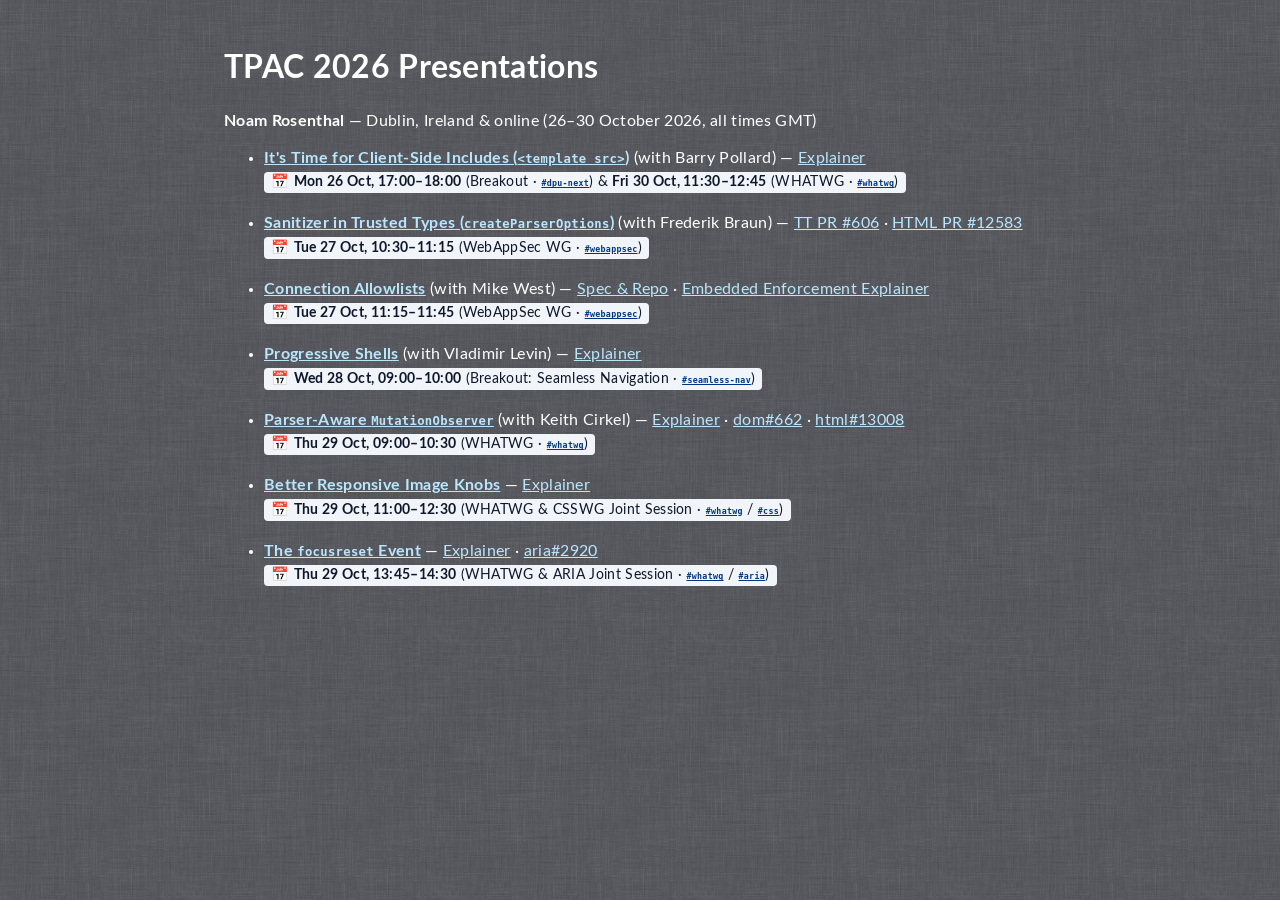
<file: index.html>
<!DOCTYPE html>
<html lang="en-us">
<head>
  <meta charset="UTF-8">
  <meta content="width=device-width" name="viewport">
  <title>TPAC 2026 Presentations — Noam Rosenthal</title>
  <link rel="icon" href="data:image/svg+xml,&lt;svg xmlns='http://www.w3.org/2000/svg' viewBox='0 0 100 100'&gt;&lt;text y='.9em' font-size='90'&gt;🎤&lt;/text&gt;&lt;/svg&gt;">
  <link rel="stylesheet" href="Templates/slides.css?v=4">
  <style>
    body {
      max-width: 52rem;
      margin: 3rem auto;
      padding: 0 1.5rem;
    }
    ul.talks li {
      margin-bottom: 1.25rem;
    }
    .session-time {
      display: inline-block;
      font-size: 0.88em;
      color: #0f172a;
      background: #f1f5f9;
      border-radius: 4px;
      padding: 0.1rem 0.45rem;
      margin-top: 0.2rem;
    }
    .session-time :link, .session-time :visited {
      color: #003580;
      font-weight: 600;
    }
  </style>
</head>
<body>
  <h1>TPAC 2026 Presentations</h1>
  <p><strong>Noam Rosenthal</strong> — Dublin, Ireland &amp; online (26–30 October 2026, all times GMT)</p>

  <ul class="talks">
    <li>
      <a href="fragment-include/index.html"><strong>It's Time for Client-Side Includes (<code>&lt;template src&gt;</code>)</strong></a> (with Barry Pollard)
      — <a href="https://github.com/WICG/declarative-partial-updates/blob/main/fragment-include-explainer.md">Explainer</a><br>
      <span class="session-time">📅 <strong>Mon 26 Oct, 17:00–18:00</strong> (Breakout · <a href="https://webirc.w3.org/?channels=dpu-next"><code>#dpu-next</code></a>) &amp; <strong>Fri 30 Oct, 11:30–12:45</strong> (WHATWG · <a href="https://webirc.w3.org/?channels=whatwg"><code>#whatwg</code></a>)</span>
    </li>
    <li>
      <a href="trusted-types-sanitizer/index.html"><strong>Sanitizer in Trusted Types (<code>createParserOptions</code>)</strong></a> (with Frederik Braun)
      — <a href="https://github.com/w3c/trusted-types/pull/606">TT PR #606</a>
      · <a href="https://github.com/whatwg/html/pull/12583">HTML PR #12583</a><br>
      <span class="session-time">📅 <strong>Tue 27 Oct, 10:30–11:15</strong> (WebAppSec WG · <a href="https://webirc.w3.org/?channels=webappsec"><code>#webappsec</code></a>)</span>
    </li>
    <li>
      <a href="connection-allowlists/index.html"><strong>Connection Allowlists</strong></a> (with Mike West)
      — <a href="https://github.com/WICG/connection-allowlists">Spec &amp; Repo</a>
      · <a href="https://github.com/WICG/connection-allowlists/blob/main/iframe-embedded-enforcement-explainer.md">Embedded Enforcement Explainer</a><br>
      <span class="session-time">📅 <strong>Tue 27 Oct, 11:15–11:45</strong> (WebAppSec WG · <a href="https://webirc.w3.org/?channels=webappsec"><code>#webappsec</code></a>)</span>
    </li>
    <li>
      <a href="progressive-shell/index.html"><strong>Progressive Shells</strong></a> (with Vladimir Levin)
      — <a href="https://github.com/WICG/declarative-partial-updates/blob/main/progressive-shell-explainer.md">Explainer</a><br>
      <span class="session-time">📅 <strong>Wed 28 Oct, 09:00–10:00</strong> (Breakout: Seamless Navigation · <a href="https://webirc.w3.org/?channels=seamless-nav"><code>#seamless-nav</code></a>)</span>
    </li>
    <li>
      <a href="parser-mutation-records/index.html"><strong>Parser-Aware <code>MutationObserver</code></strong></a> (with Keith Cirkel)
      — <a href="https://github.com/WICG/declarative-partial-updates/blob/main/parser-mutation-records-explainer.md">Explainer</a>
      · <a href="https://github.com/whatwg/dom/issues/662">dom#662</a>
      · <a href="https://github.com/whatwg/html/issues/13008">html#13008</a><br>
      <span class="session-time">📅 <strong>Thu 29 Oct, 09:00–10:30</strong> (WHATWG · <a href="https://webirc.w3.org/?channels=whatwg"><code>#whatwg</code></a>)</span>
    </li>
    <li>
      <a href="responsive-images/index.html"><strong>Better Responsive Image Knobs</strong></a>
      — <a href="https://github.com/noamr/explainers/blob/main/responsive-images-explainer.md">Explainer</a><br>
      <span class="session-time">📅 <strong>Thu 29 Oct, 11:00–12:30</strong> (WHATWG &amp; CSSWG Joint Session · <a href="https://webirc.w3.org/?channels=whatwg"><code>#whatwg</code></a> / <a href="https://webirc.w3.org/?channels=css"><code>#css</code></a>)</span>
    </li>
    <li>
      <a href="focusreset/index.html"><strong>The <code>focusreset</code> Event</strong></a>
      — <a href="https://github.com/noamr/explainers/blob/main/focusreset-explainer.md">Explainer</a>
      · <a href="https://github.com/w3c/aria/issues/2920">aria#2920</a><br>
      <span class="session-time">📅 <strong>Thu 29 Oct, 13:45–14:30</strong> (WHATWG &amp; ARIA Joint Session · <a href="https://webirc.w3.org/?channels=whatwg"><code>#whatwg</code></a> / <a href="https://webirc.w3.org/?channels=aria"><code>#aria</code></a>)</span>
    </li>
  </ul>
</body>
</html>
</file>
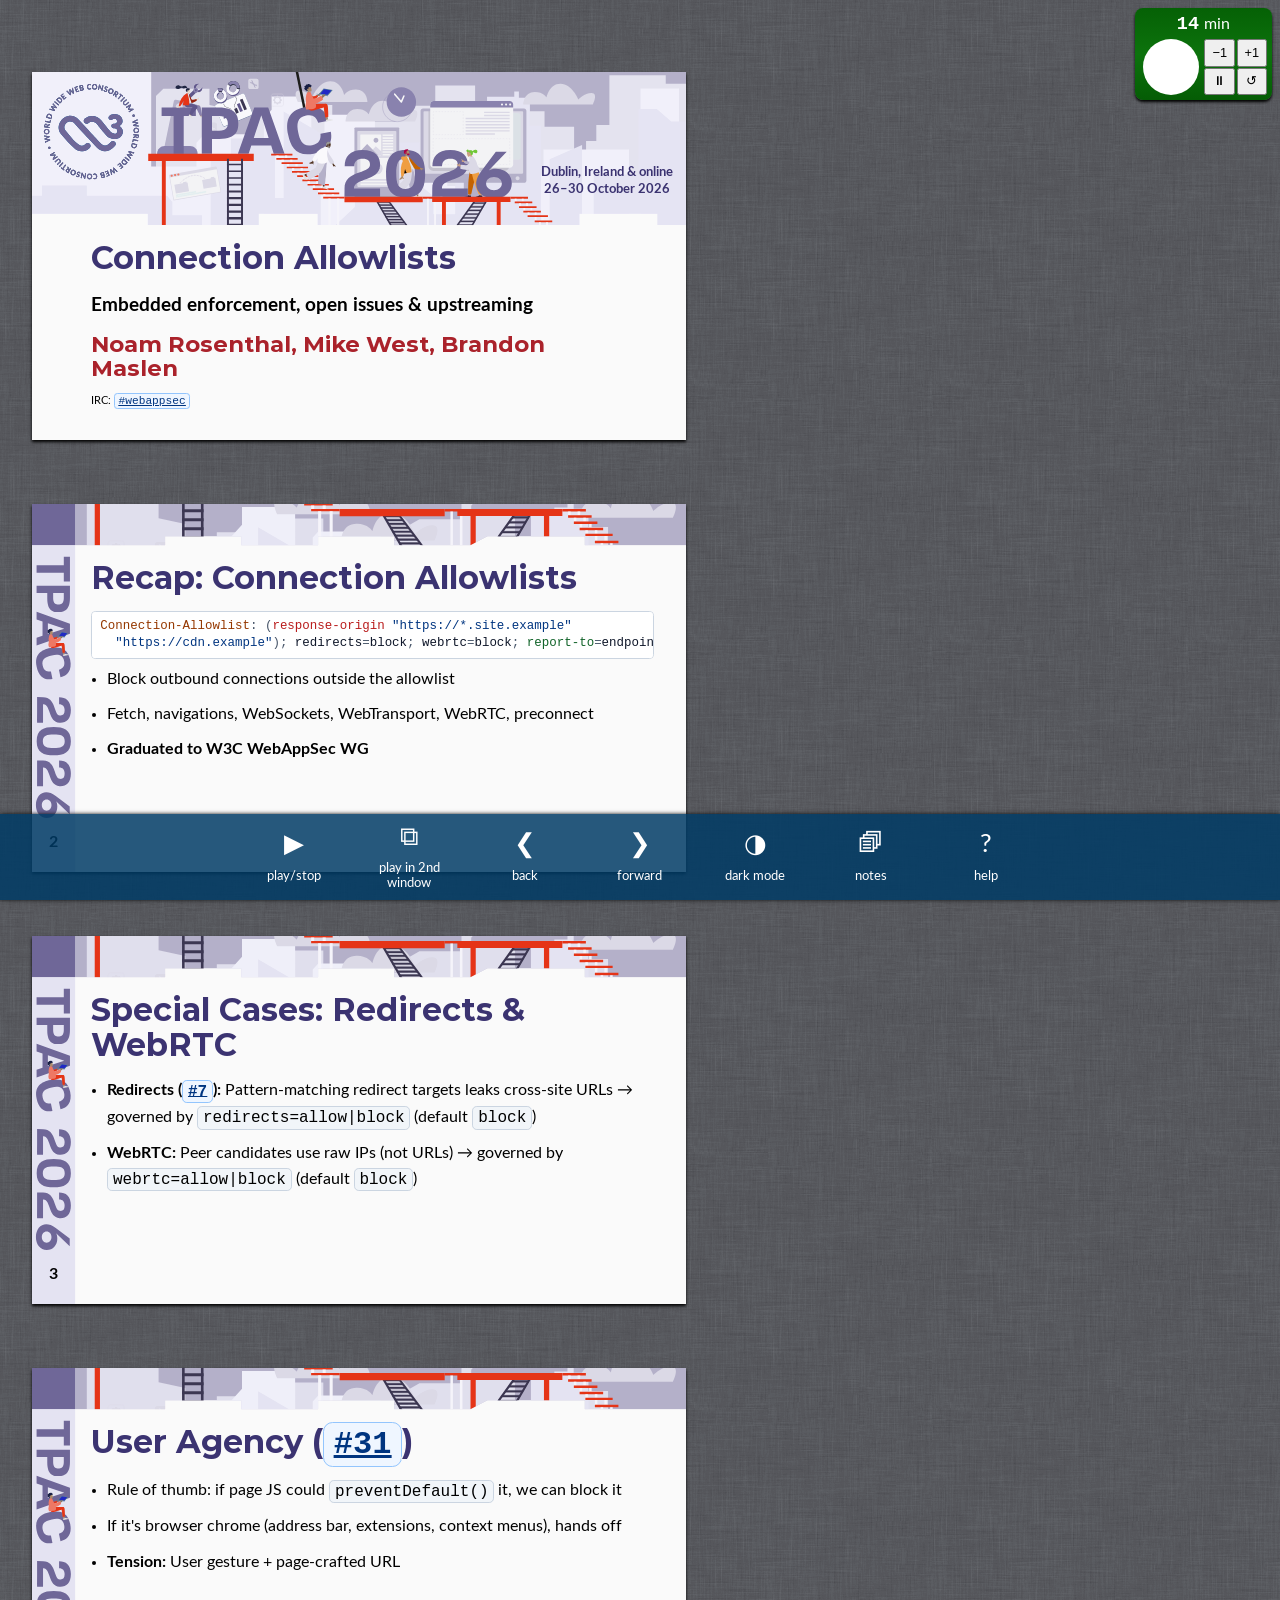
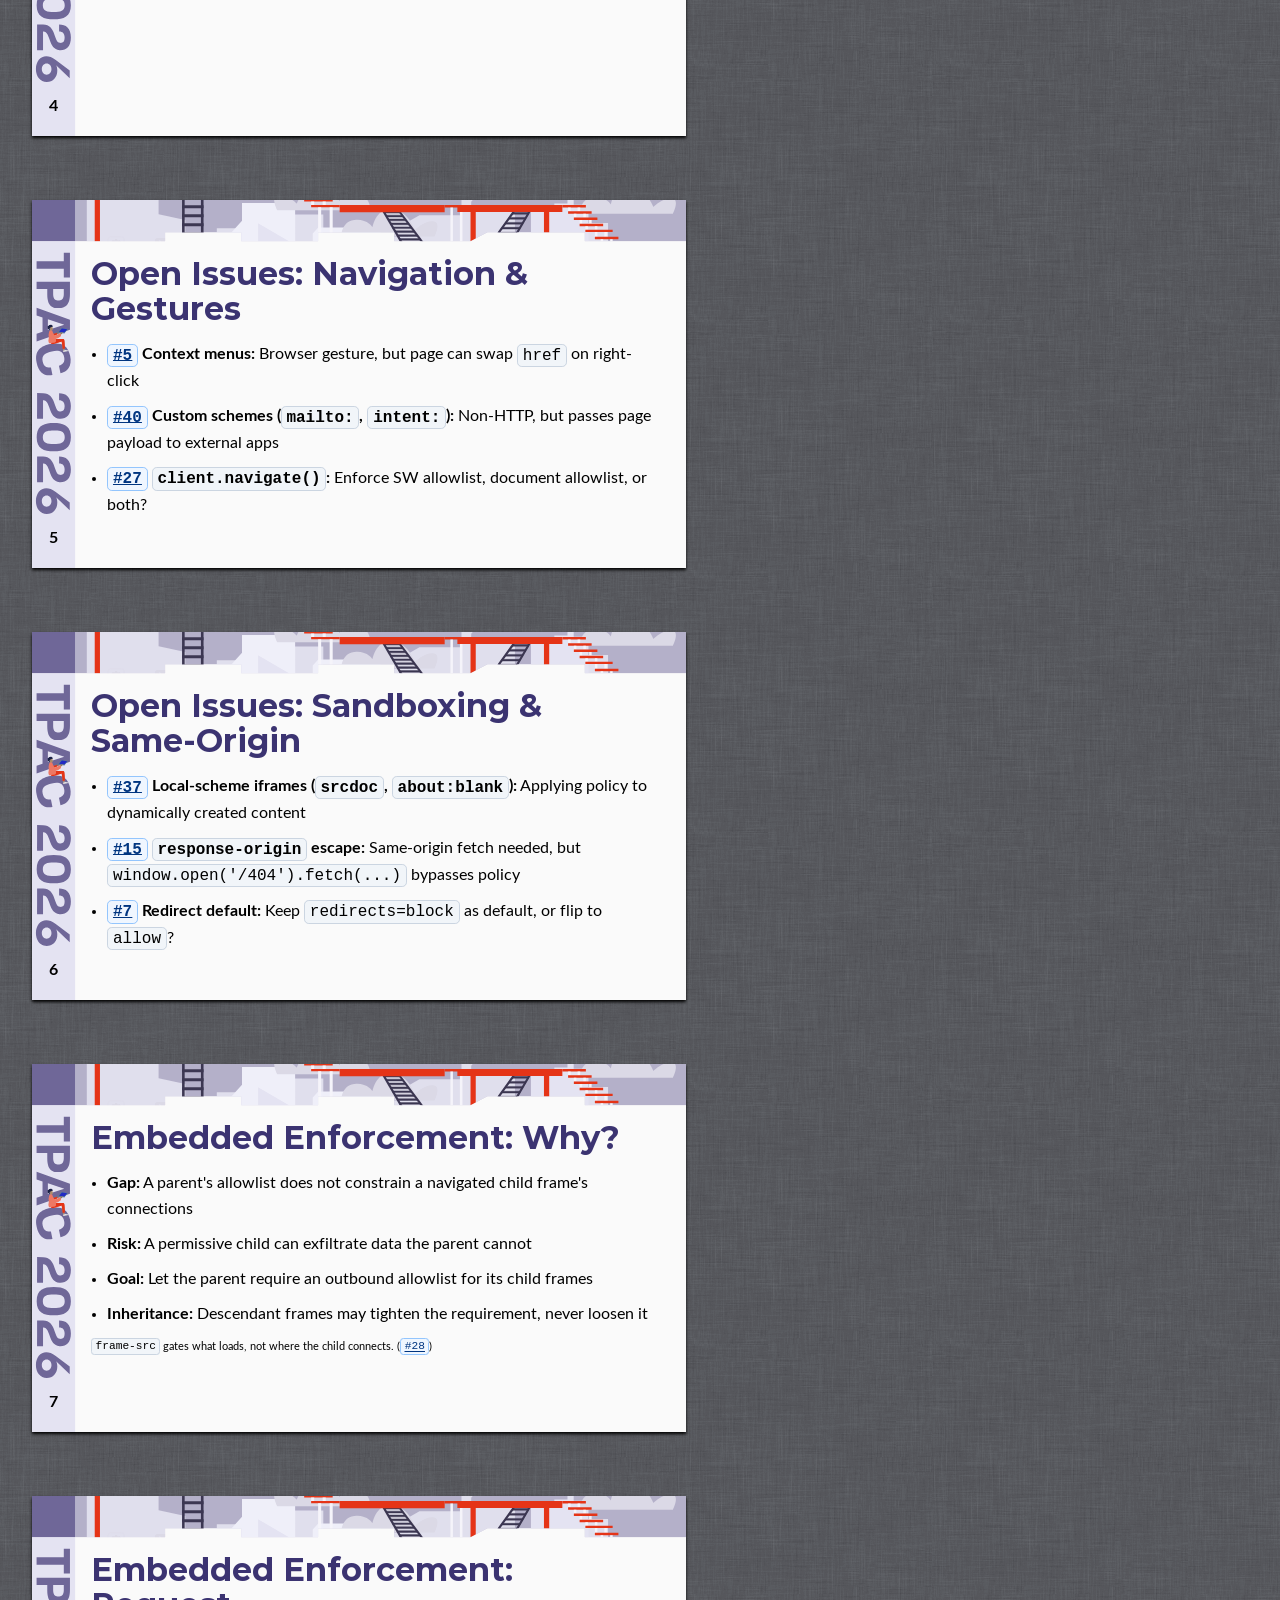
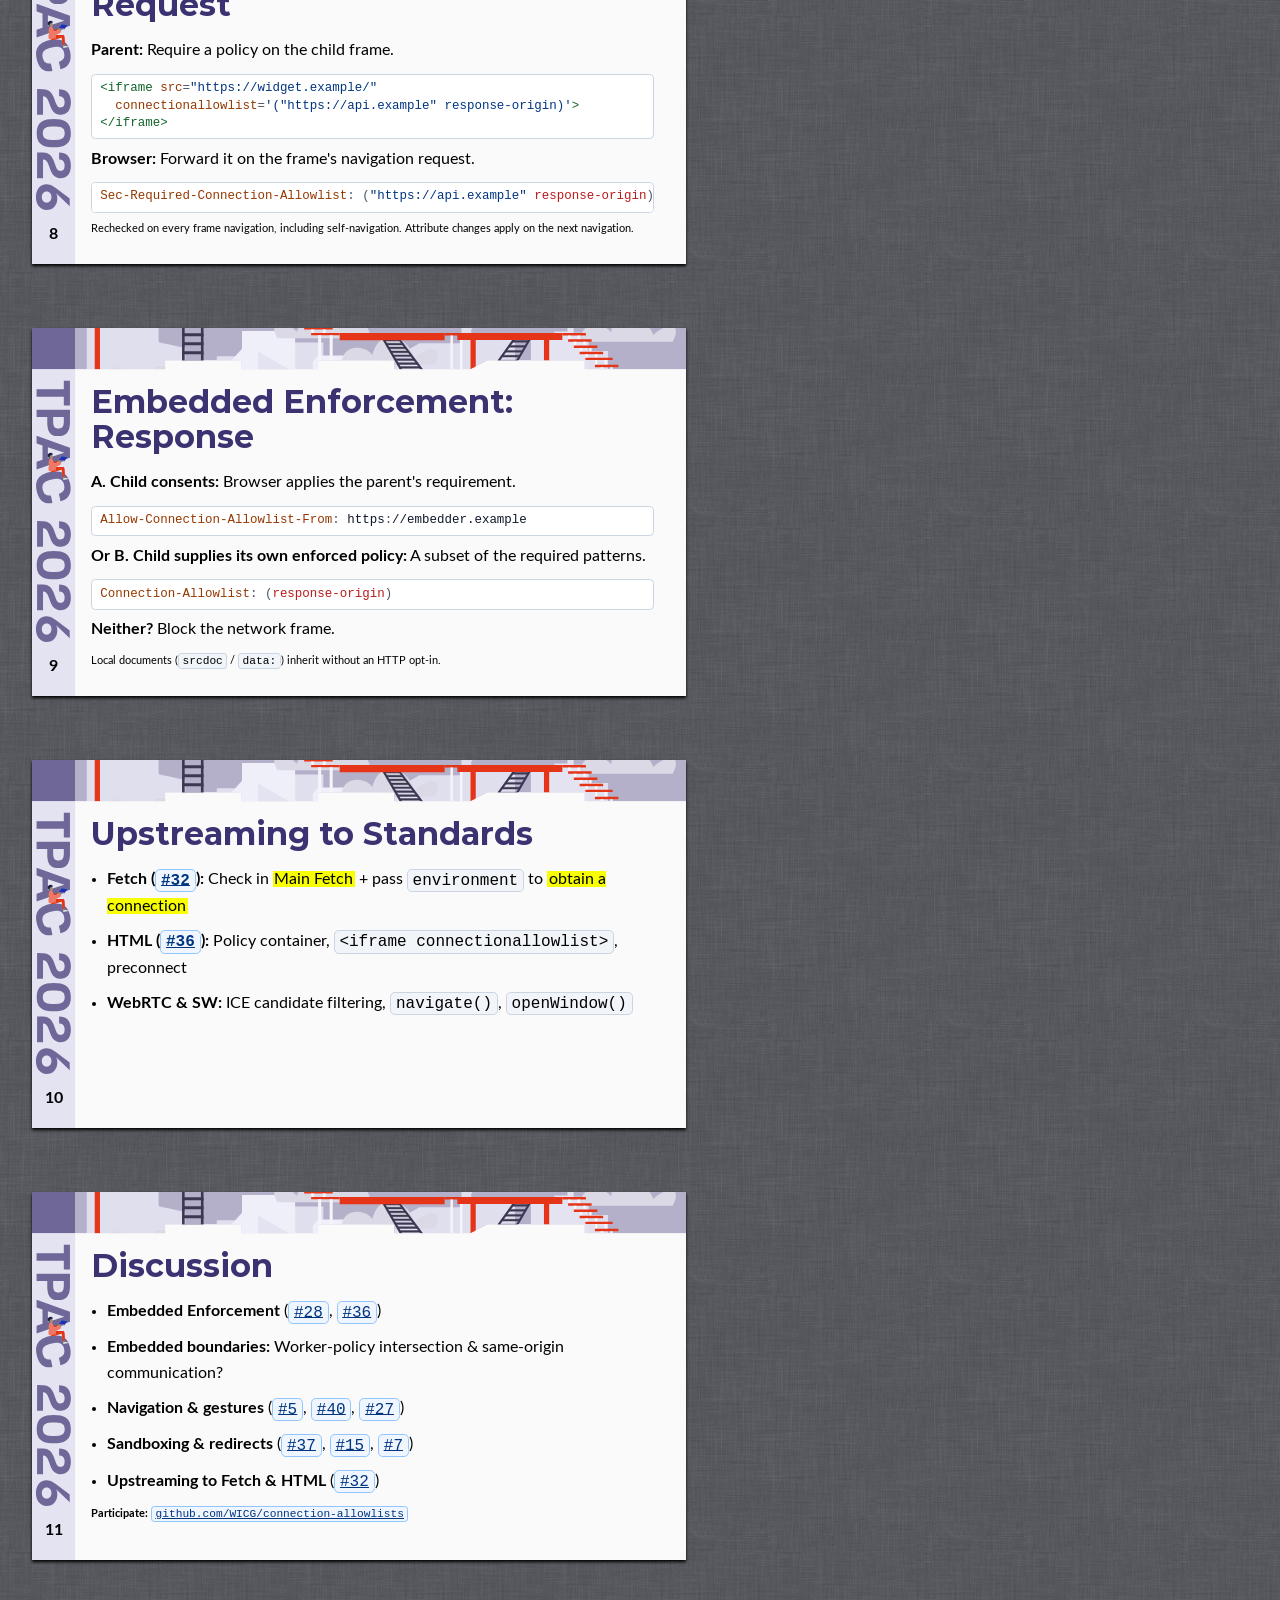
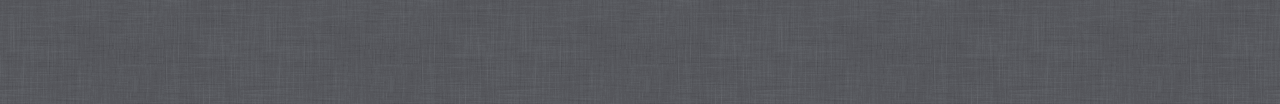
<file: connection-allowlists/index.html>
<!DOCTYPE html>
<html lang="en-us">
<head>
  <meta charset="UTF-8">
  <meta content="width=device-width" name="viewport">
  <title>Connection Allowlists — TPAC 2026</title>
  <link rel="icon" href="data:image/svg+xml,&lt;svg xmlns='http://www.w3.org/2000/svg' viewBox='0 0 100 100'&gt;&lt;text y='.9em' font-size='90'&gt;🛡️&lt;/text&gt;&lt;/svg&gt;">
  <link rel="stylesheet" href="../Templates/slides.css?v=4">
  <script src="../Templates/b6plus.js"></script>
  <script src="../Templates/syntax-highlight.js?v=3"></script>
</head>
<body class="shower fade-in duration=15 hidemouse">

  <div class="progress"></div>
  <div class="clock"></div>
  <div role="region" aria-live="assertive">Leaving slide mode.</div>

  <section class="slide cover clear" id="cover">
    <h1>Connection Allowlists</h1>
    <h4>Embedded enforcement, open issues &amp; upstreaming</h4>
    <address>Noam Rosenthal, Mike West, Brandon Maslen</address>
    <div class="note">IRC: <a href="https://webirc.w3.org/?channels=webappsec"><code>#webappsec</code></a></div>
    <p class="event">TPAC 2026<br>
      Dublin, Ireland &amp; online<br>
      26–30 October 2026</p>
  </section>

  <section class="comment">
    <p>Spec &amp; Explainer: https://github.com/WICG/connection-allowlists and https://github.com/WICG/connection-allowlists/blob/main/iframe-embedded-enforcement-explainer.md. Session: Tuesday, Oct 27, 11:15–11:45 GMT in WebAppSec WG.</p>
  </section>

  <section class="slide" id="recap">
    <h2>Recap: Connection Allowlists</h2>
    <syntax-highlight language="http">Connection-Allowlist: (response-origin "https://*.site.example"
  "https://cdn.example"); redirects=block; webrtc=block; report-to=endpoint</syntax-highlight>
    <ul>
      <li>Block outbound connections outside the allowlist</li>
      <li>Fetch, navigations, WebSockets, WebTransport, WebRTC, preconnect</li>
      <li><strong>Graduated to W3C WebAppSec WG</strong></li>
    </ul>
  </section>

  <section class="comment">
    <p>Connection Allowlists focuses purely on exfiltration defense-in-depth: a single Structured Field header using URLPattern syntax that blocks unauthorized connections across Fetch, navigations, WebRTC, WebTransport, Workers, Early Hints, and preconnect/dns-prefetch. Graduation to W3C WebAppSec WG is approved.</p>
  </section>

  <section class="slide" id="special-cases">
    <h2>Special Cases: Redirects &amp; WebRTC</h2>
    <ul>
      <li><strong>Redirects (<a href="https://github.com/WICG/connection-allowlists/issues/7"><code>#7</code></a>):</strong> Pattern-matching redirect targets leaks cross-site URLs → governed by <code>redirects=allow|block</code> (default <code>block</code>)</li>
      <li><strong>WebRTC:</strong> Peer candidates use raw IPs (not URLs) → governed by <code>webrtc=allow|block</code> (default <code>block</code>)</li>
    </ul>
  </section>

  <section class="comment">
    <p>Two protocol special cases: (1) Redirects (#7): matching redirect targets against URLPatterns would leak cross-origin redirect destinations via blocking or reporting, so redirects are controlled by a coarse redirects=allow|block parameter (default block). (2) WebRTC: peer-to-peer ICE candidates only have raw IP:port addresses rather than URLs, so WebRTC is controlled by a coarse webrtc=allow|block parameter (default block).</p>
  </section>

  <section class="slide" id="user-agency">
    <h2>User Agency (<a href="https://github.com/WICG/connection-allowlists/issues/31"><code>#31</code></a>)</h2>
    <ul>
      <li>Rule of thumb: if page JS could <code>preventDefault()</code> it, we can block it</li>
      <li>If it's browser chrome (address bar, extensions, context menus), hands off</li>
      <li><strong>Tension:</strong> User gesture + page-crafted URL</li>
    </ul>
  </section>

  <section class="comment">
    <p>In #31, concerns were raised around RFC 8890 (The Internet is for End Users) and user agency. Our guiding principle is that Connection Allowlists only restrict actions the website could already initiate or block on its own (like fetch() or in-page clicks where JS can call preventDefault()). Explicit browser gestures—like context-menu "Open Link in New Tab" or extensions—remain under user control. That boundary leads directly into our open issues.</p>
  </section>

  <section class="slide" id="open-navigation">
    <h2>Open Issues: Navigation &amp; Gestures</h2>
    <ul>
      <li><strong><a href="https://github.com/WICG/connection-allowlists/issues/5"><code>#5</code></a> Context menus:</strong> Browser gesture, but page can swap <code>href</code> on right-click</li>
      <li><strong><a href="https://github.com/WICG/connection-allowlists/issues/40"><code>#40</code></a> Custom schemes (<code>mailto:</code>, <code>intent:</code>):</strong> Non-HTTP, but passes page payload to external apps</li>
      <li><strong><a href="https://github.com/WICG/connection-allowlists/issues/27"><code>#27</code></a> <code>client.navigate()</code>:</strong> Enforce SW allowlist, document allowlist, or both?</li>
    </ul>
  </section>

  <section class="comment">
    <p>Each of these sits on the boundary of page-initiated navigation: (#5) "Open Link in New Tab" is a browser context-menu gesture, so we don't block it—but an untrusted href or oncontextmenu handler can still encode sensitive data in the URL. (#40) Custom schemes like mailto: or intent: don't go through HTTP Fetch, yet hand a page-chosen URL out of the browser. (#27) Service Worker client.navigate() crosses two environments, and HTML's navigate algorithm defaults to "browser UI" (no policy container) unless callers pass one.</p>
  </section>

  <section class="slide" id="open-iframes-redirects">
    <h2>Open Issues: Sandboxing &amp; Same-Origin</h2>
    <ul>
      <li><strong><a href="https://github.com/WICG/connection-allowlists/issues/37"><code>#37</code></a> Local-scheme iframes (<code>srcdoc</code>, <code>about:blank</code>):</strong> Applying policy to dynamically created content</li>
      <li><strong><a href="https://github.com/WICG/connection-allowlists/issues/15"><code>#15</code></a> <code>response-origin</code> escape:</strong> Same-origin fetch needed, but <code>window.open('/404').fetch(...)</code> bypasses policy</li>
      <li><strong><a href="https://github.com/WICG/connection-allowlists/issues/7"><code>#7</code></a> Redirect default:</strong> Keep <code>redirects=block</code> as default, or flip to <code>allow</code>?</li>
    </ul>
  </section>

  <section class="comment">
    <p>Second group of contentions: (#37) Developers isolating AI-generated code ask how to apply a connection allowlist to dynamically created originless iframes before setting their contents. The issue's reply says support is in development; it does not establish an initial-fetch race. The spec snapshots the iframe requirement at navigation time, so attribute changes apply on the next navigation, not retroactively to the current document. (#15) Allowing response-origin lets a sandboxed page open or frame an unprotected same-origin URL (like a default 404 page) and script it to exfiltrate data. (#7) Whether redirection-allowed should be opt-in (default block) or opt-out.</p>
  </section>

  <section class="slide" id="embedded-problem">
    <h2>Embedded Enforcement: Why?</h2>
    <ul>
      <li><strong>Gap:</strong> A parent's allowlist does not constrain a navigated child frame's connections</li>
      <li><strong>Risk:</strong> A permissive child can exfiltrate data the parent cannot</li>
      <li><strong>Goal:</strong> Let the parent require an outbound allowlist for its child frames</li>
      <li><strong>Inheritance:</strong> Descendant frames may tighten the requirement, never loosen it</li>
    </ul>
    <p class="note"><code>frame-src</code> gates what loads, not where the child connects. (<a href="https://github.com/WICG/connection-allowlists/issues/28"><code>#28</code></a>)</p>
  </section>

  <section class="comment">
    <p>A document's Connection-Allowlist only governs its own connections. Every navigated iframe—both same-origin and cross-origin—gets its own policy container from its own HTTP response headers. Data the parent can't exfiltrate directly could be handed to a permissive child frame. CSP frame-src gates the frame's URL, not its subsequent outbound connections; sandbox restricts capabilities rather than providing a destination allowlist. Embedded enforcement lets the embedder extend its guarantee across the embedded subtree, including third-party content it did not author. Nested frames may tighten an inherited requirement, never loosen it.</p>
  </section>

  <section class="slide" id="embedded-how">
    <h2>Embedded Enforcement: Request</h2>
    <p><strong>Parent:</strong> Require a policy on the child frame.</p>
    <syntax-highlight language="html">&lt;iframe src="https://widget.example/"
  connectionallowlist='("https://api.example" response-origin)'&gt;
&lt;/iframe&gt;</syntax-highlight>
    <p><strong>Browser:</strong> Forward it on the frame's navigation request.</p>
    <syntax-highlight language="http">Sec-Required-Connection-Allowlist: ("https://api.example" response-origin)</syntax-highlight>
    <p class="note">Rechecked on every frame navigation, including self-navigation. Attribute changes apply on the next navigation.</p>
  </section>

  <section class="comment">
    <p>The parent at https://embedder.example sets connectionallowlist on the iframe. The browser forwards its requirement using Sec-Required-Connection-Allowlist so the child server can answer knowingly; this is a browser-generated request header, not one set by page JavaScript. The response is checked before the new child document commits. This mirrors CSP Embedded Enforcement: iframe csp maps to connectionallowlist, Sec-Required-CSP to Sec-Required-Connection-Allowlist, Allow-CSP-From to Allow-Connection-Allowlist-From, and a satisfying Content-Security-Policy to a satisfying Connection-Allowlist. Reuse that mental model and navigation plumbing, not CSP's complex semantic policy comparison.</p>
    <p>The navigation-time handshake applies to subframes, not main-frame or same-document navigations. The browser snapshots the requirement on each navigation, including navigations initiated by the child itself, so self-navigation does not escape it. Changing the attribute affects the next navigation, not the already-loaded document. Local-scheme documents such as about:srcdoc and data: instead inherit the requirement without a server handshake. The dynamic-originless-frame use case in issue #37 should be discussed in terms of these lifecycle rules, not an established race.</p>
  </section>

  <section class="slide" id="embedded-response">
    <h2>Embedded Enforcement: Response</h2>
    <p><strong>A. Child consents:</strong> Browser applies the parent's requirement.</p>
    <syntax-highlight language="http">Allow-Connection-Allowlist-From: https://embedder.example</syntax-highlight>
    <p><strong>Or B. Child supplies its own enforced policy:</strong> A subset of the required patterns.</p>
    <syntax-highlight language="http">Connection-Allowlist: (response-origin)</syntax-highlight>
    <p><strong>Neither?</strong> Block the network frame.</p>
    <p class="note">Local documents (<code>srcdoc</code> / <code>data:</code>) inherit without an HTTP opt-in.</p>
  </section>

  <section class="comment">
    <p>These are alternative child response headers, not two required headers. Path A: Allow-Connection-Allowlist-From is permission to impose the parent's required policy, not an outbound destination allowlist. Its value is either the exact embedder origin or the standalone wildcard *, accepting any embedder. Partial or wildcard origin patterns such as https://*.example are not supported. The required policy is installed on the committed child document.</p>
    <p>Path B needs no Allow-Connection-Allowlist-From header: the enforced response policy already meets the requirement shown on the previous slide. The child drops https://api.example and retains only response-origin. Pattern comparison is conservative syntactic set-membership, not semantic URLPattern containment; equality also satisfies the requirement. If the requirement blocks redirects or WebRTC, the child's policy must block them too. Connection-Allowlist: () satisfies every pattern set, but must still meet those redirect and WebRTC conditions. Report-only cannot satisfy a requirement because it does not block violations.</p>
    <p>The requirement does not replace or relax the child's own enforced policy: both constraints apply. When the child already asserts a satisfying policy, the browser need not append a redundant enforced entry, but still stores the requirement for descendants. The inherited requirement remains serialized so response-origin re-resolves against each frame's own response URL; it does not freeze to the parent's origin.</p>
    <p>The supplied implementation examples place the check in the browser process before response commit. The blocking statement assumes a valid requirement: malformed iframe requirements are ignored, with any inherited ancestor requirement retained. A malformed child response policy does not count as consent. Without consent or a satisfying enforced policy, a network document subject to a valid requirement fails closed. Local-scheme documents inherit without an HTTP opt-in. The examples describe Chromium's ERR_BLOCKED_BY_RESPONSE error page and intentionally preserve the iframe's layout, matching CSP EE. That error code is an implementation detail, not a cross-browser API guarantee.</p>
  </section>

  <section class="slide" id="upstreaming">
    <h2>Upstreaming to Standards</h2>
    <ul>
      <li><strong>Fetch (<a href="https://github.com/WICG/connection-allowlists/issues/32"><code>#32</code></a>):</strong> Check in <em>Main Fetch</em> + pass <code>environment</code> to <em>obtain a connection</em></li>
      <li><strong>HTML (<a href="https://github.com/WICG/connection-allowlists/issues/36"><code>#36</code></a>):</strong> Policy container, <code>&lt;iframe connectionallowlist&gt;</code>, preconnect</li>
      <li><strong>WebRTC &amp; SW:</strong> ICE candidate filtering, <code>navigate()</code>, <code>openWindow()</code></li>
    </ul>
  </section>

  <section class="comment">
    <p>With graduation to WebAppSec WG approved, our next step is upstreaming the monkey-patches into Fetch, HTML, WebRTC, and Service Workers. In particular, Fetch's low-level "resolve an origin" and "obtain a connection" algorithms need an environment parameter so lower-level connections like WebTransport, preconnect, and dns-prefetch are centrally checked.</p>
  </section>

  <section class="slide final" id="discussion">
    <h2>Discussion</h2>
    <ul>
      <li><strong>Embedded Enforcement</strong> (<a href="https://github.com/WICG/connection-allowlists/issues/28"><code>#28</code></a>, <a href="https://github.com/WICG/connection-allowlists/issues/36"><code>#36</code></a>)</li>
      <li><strong>Embedded boundaries:</strong> Worker-policy intersection &amp; same-origin communication?</li>
      <li><strong>Navigation &amp; gestures</strong> (<a href="https://github.com/WICG/connection-allowlists/issues/5"><code>#5</code></a>, <a href="https://github.com/WICG/connection-allowlists/issues/40"><code>#40</code></a>, <a href="https://github.com/WICG/connection-allowlists/issues/27"><code>#27</code></a>)</li>
      <li><strong>Sandboxing &amp; redirects</strong> (<a href="https://github.com/WICG/connection-allowlists/issues/37"><code>#37</code></a>, <a href="https://github.com/WICG/connection-allowlists/issues/15"><code>#15</code></a>, <a href="https://github.com/WICG/connection-allowlists/issues/7"><code>#7</code></a>)</li>
      <li><strong>Upstreaming to Fetch &amp; HTML</strong> (<a href="https://github.com/WICG/connection-allowlists/issues/32"><code>#32</code></a>)</li>
    </ul>
    <p class="note"><strong>Participate:</strong> <a href="https://github.com/WICG/connection-allowlists"><code>github.com/WICG/connection-allowlists</code></a></p>
  </section>

  <section class="comment">
    <p>Open the floor for feedback on upstreaming the Fetch and HTML monkey-patches (including sharing the embedded enforcement plumbing with CSP-EE), and edge cases like custom scheme navigations (#40) and dynamically created originless iframes (#37). The core embedded-enforcement spec change is merged in https://github.com/WICG/connection-allowlists/pull/29; distinguish its defined mechanics from the follow-ups below.</p>
    <p>Worker-policy intersection and communication between same-origin contexts with different requirements are explicit follow-ups in the embedded-enforcement explainer: https://github.com/WICG/connection-allowlists/blob/main/iframe-embedded-enforcement-explainer.md. Inheritance through a policy container is not a complete isolation boundary. Shared/service workers with distinct policy containers can relay data, and messaging channels such as postMessage and BroadcastChannel are not themselves network connections controlled by the allowlist. The explainer raises whether the requirement belongs in the agent cluster key. Avoid claiming all worker or same-origin communication paths are solved.</p>
  </section>

</body>
</html>
</file>
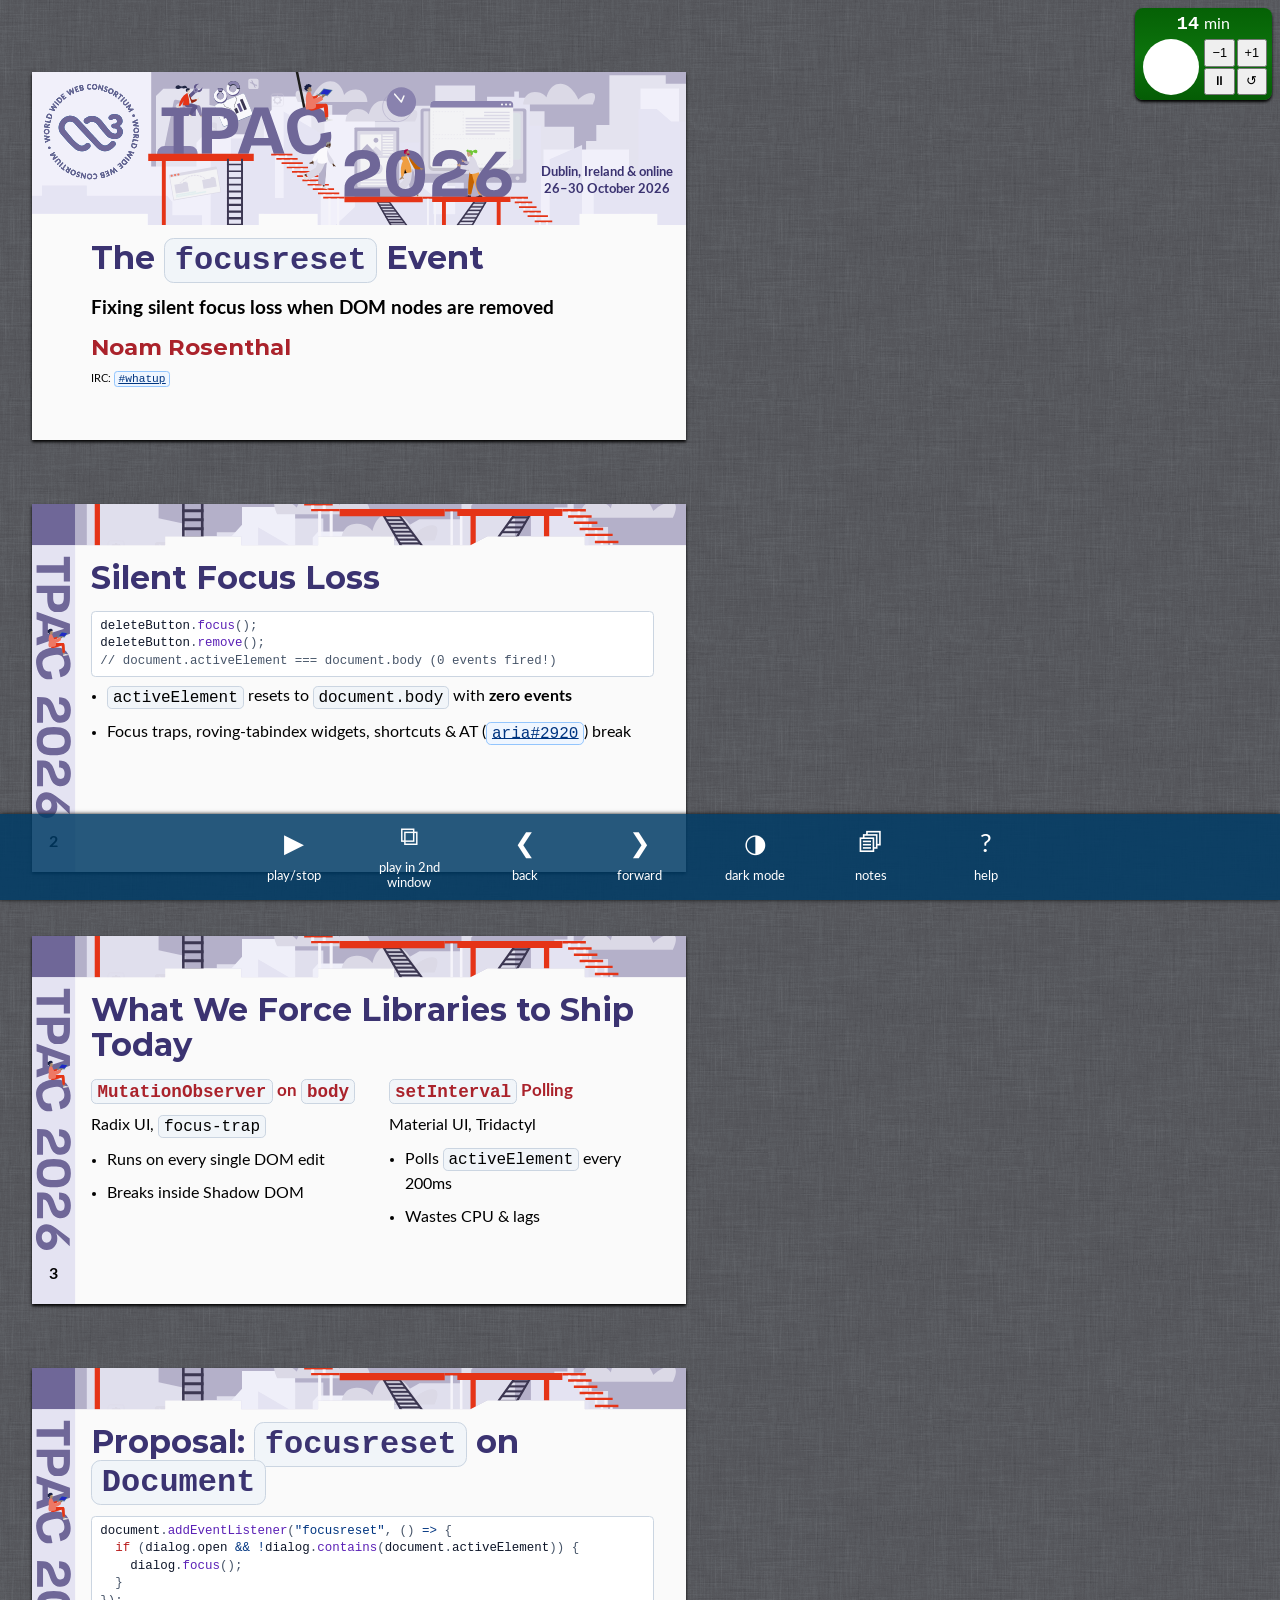
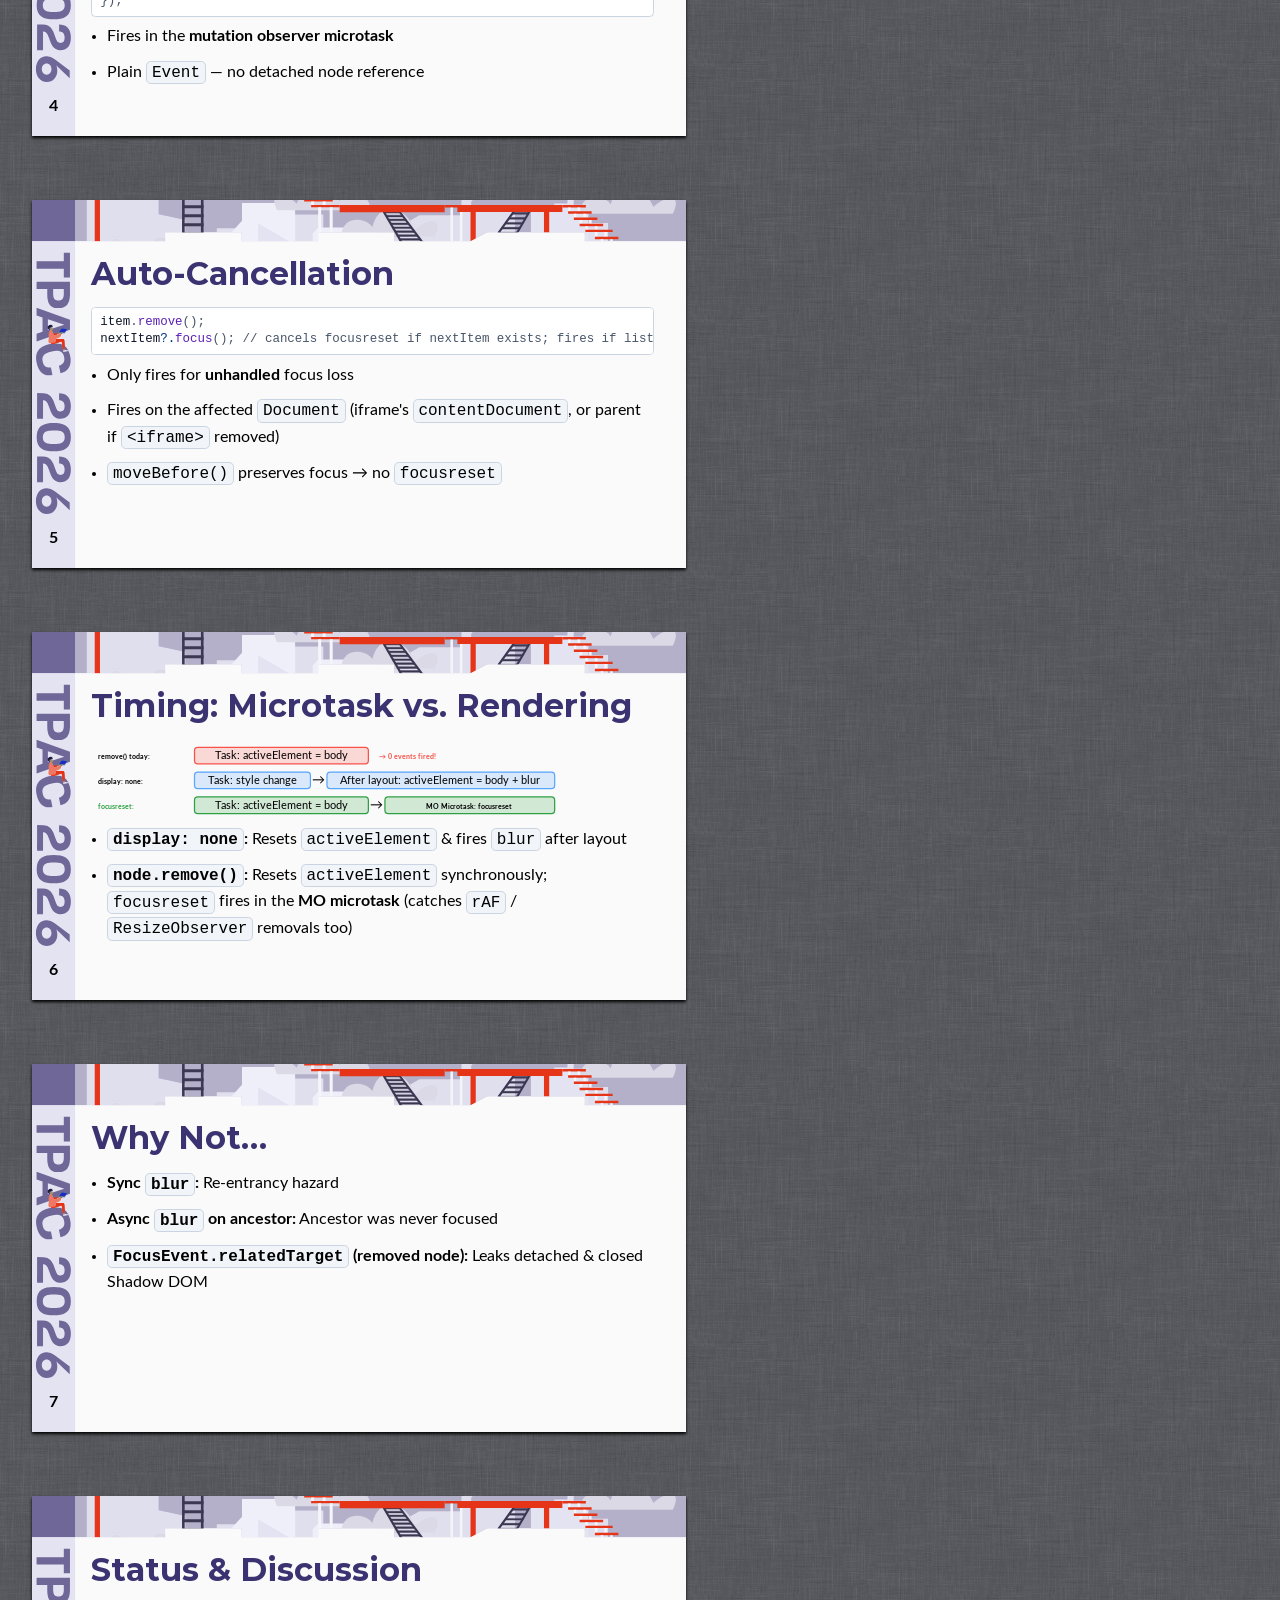
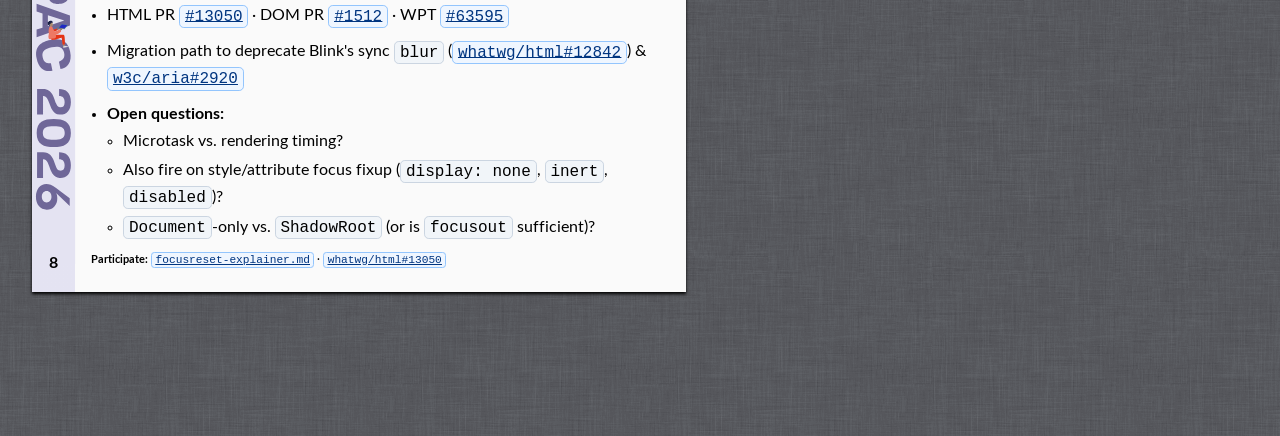
<file: focusreset/index.html>
<!DOCTYPE html>
<html lang="en-us">
<head>
  <meta charset="UTF-8">
  <meta content="width=device-width" name="viewport">
  <title>The focusreset Event — TPAC 2026</title>
  <link rel="icon" href="data:image/svg+xml,&lt;svg xmlns='http://www.w3.org/2000/svg' viewBox='0 0 100 100'&gt;&lt;text y='.9em' font-size='90'&gt;🎯&lt;/text&gt;&lt;/svg&gt;">
  <link rel="stylesheet" href="../Templates/slides.css?v=4">
  <script src="../Templates/b6plus.js"></script>
  <script src="../Templates/syntax-highlight.js?v=3"></script>
</head>
<body class="shower fade-in duration=15 hidemouse">

  <div class="progress"></div>
  <div class="clock"></div>
  <div role="region" aria-live="assertive">Leaving slide mode.</div>

  <section class="slide cover clear" id="cover">
    <h1>The <code>focusreset</code> Event</h1>
    <h4>Fixing silent focus loss when DOM nodes are removed</h4>
    <address>Noam Rosenthal</address>
    <div class="note">IRC: <a href="https://webirc.w3.org/?channels=whatup"><code>#whatup</code></a></div>
    <p class="event">TPAC 2026<br>
      Dublin, Ireland &amp; online<br>
      26–30 October 2026</p>
  </section>

  <section class="comment">
    <p>Explainer: https://github.com/noamr/explainers/blob/main/focusreset-explainer.md. Addresses whatwg/html#12842 and silent focus loss when the active element is disconnected.</p>
  </section>

  <section class="slide" id="problem">
    <h2>Silent Focus Loss</h2>
    <syntax-highlight language="js">deleteButton.focus();
deleteButton.remove();
// document.activeElement === document.body (0 events fired!)</syntax-highlight>
    <ul>
      <li><code>activeElement</code> resets to <code>document.body</code> with <strong>zero events</strong></li>
      <li>Focus traps, roving-tabindex widgets, shortcuts &amp; AT (<a href="https://github.com/w3c/aria/issues/2920"><code>aria#2920</code></a>) break</li>
    </ul>
  </section>

  <section class="comment">
    <p>Per HTML's node-remove focus fixup rule, removing the focused element resets focus to the viewport without firing blur or focusout. Gecko and WebKit fire nothing; Blink has been stuck with a legacy synchronous blur because libraries have no alternative (whatwg/html#12842).</p>
  </section>

  <section class="slide" id="workarounds">
    <h2>What We Force Libraries to Ship Today</h2>
    <div class="columns">
      <div>
        <h3><code>MutationObserver</code> on <code>body</code></h3>
        <p>Radix UI, <code>focus-trap</code></p>
        <ul>
          <li>Runs on every single DOM edit</li>
          <li>Breaks inside Shadow DOM</li>
        </ul>
      </div>
      <div>
        <h3><code>setInterval</code> Polling</h3>
        <p>Material UI, Tridactyl</p>
        <ul>
          <li>Polls <code>activeElement</code> every 200ms</li>
          <li>Wastes CPU &amp; lags</li>
        </ul>
      </div>
    </div>
  </section>

  <section class="comment">
    <p>When a platform signal is missing, libraries end up inventing bent-backwards workarounds: either observing every single childList mutation on document.body or polling document.activeElement on a 200ms timer just to notice that focus silently dropped to body.</p>
  </section>

  <section class="slide" id="proposal">
    <h2>Proposal: <code>focusreset</code> on <code>Document</code></h2>
    <syntax-highlight language="js">document.addEventListener("focusreset", () =&gt; {
  if (dialog.open &amp;&amp; !dialog.contains(document.activeElement)) {
    dialog.focus();
  }
});</syntax-highlight>
    <ul>
      <li>Fires in the <strong>mutation observer microtask</strong></li>
      <li>Plain <code>Event</code> — no detached node reference</li>
    </ul>
  </section>

  <section class="comment">
    <p>Fires at Document at the end of the mutation observer microtask (after MutationObserver callbacks and slotchange). Omitting relatedTarget avoids keeping detached DOM subtrees alive and preserves closed Shadow DOM encapsulation.</p>
  </section>

  <section class="slide" id="cancellation">
    <h2>Auto-Cancellation</h2>
    <syntax-highlight language="js">item.remove();
nextItem?.focus(); // cancels focusreset if nextItem exists; fires if list is now empty!</syntax-highlight>
    <ul>
      <li>Only fires for <strong>unhandled</strong> focus loss</li>
      <li>Fires on the affected <code>Document</code> (iframe's <code>contentDocument</code>, or parent if <code>&lt;iframe&gt;</code> removed)</li>
      <li><code>moveBefore()</code> preserves focus → no <code>focusreset</code></li>
    </ul>
  </section>

  <section class="comment">
    <p>If script explicitly moves focus before the microtask runs (via .focus(), showModal(), or autofocus), the pending focusreset is cancelled so fallback handlers don't override it. If both an iframe button and the iframe itself are removed, focusreset only fires on the parent Document.</p>
  </section>

  <section class="slide" id="timing">
    <h2>Timing: Microtask vs. Rendering</h2>
    <svg class="chart" viewBox="0 0 680 96" aria-label="Comparison of focus loss timing across node.remove today, display:none, and focusreset">
      <text x="8" y="24" font-size="11" font-weight="bold" fill="currentColor">remove() today:</text>
      <rect x="125" y="10" width="210" height="20" rx="4" fill="#f85149" fill-opacity="0.2" stroke="#f85149" stroke-width="1.5"/>
      <text x="230" y="24" text-anchor="middle" font-size="11" fill="currentColor">Task: activeElement = body</text>
      <text x="348" y="24" font-size="11" font-weight="bold" fill="#f85149">→ 0 events fired!</text>

      <text x="8" y="54" font-size="11" font-weight="bold" fill="currentColor">display: none:</text>
      <rect x="125" y="40" width="140" height="20" rx="4" fill="#58a6ff" fill-opacity="0.2" stroke="#58a6ff" stroke-width="1.5"/>
      <text x="195" y="54" text-anchor="middle" font-size="11" fill="currentColor">Task: style change</text>
      <text x="275" y="54" text-anchor="middle" font-size="13" fill="currentColor">→</text>
      <rect x="285" y="40" width="275" height="20" rx="4" fill="#58a6ff" fill-opacity="0.2" stroke="#58a6ff" stroke-width="1.5"/>
      <text x="422" y="54" text-anchor="middle" font-size="11" fill="currentColor">After layout: activeElement = body + blur</text>

      <text x="8" y="84" font-size="11" font-weight="bold" fill="#2ea043">focusreset:</text>
      <rect x="125" y="70" width="210" height="20" rx="4" fill="#2ea043" fill-opacity="0.2" stroke="#2ea043" stroke-width="1.5"/>
      <text x="230" y="84" text-anchor="middle" font-size="11" fill="currentColor">Task: activeElement = body</text>
      <text x="345" y="84" text-anchor="middle" font-size="13" fill="currentColor">→</text>
      <rect x="355" y="70" width="205" height="20" rx="4" fill="#2ea043" fill-opacity="0.2" stroke="#2ea043" stroke-width="1.5"/>
      <text x="457" y="84" text-anchor="middle" font-size="11" font-weight="bold" fill="currentColor">MO Microtask: focusreset</text>
    </svg>
    <ul>
      <li><strong><code>display: none</code>:</strong> Resets <code>activeElement</code> &amp; fires <code>blur</code> after layout</li>
      <li><strong><code>node.remove()</code>:</strong> Resets <code>activeElement</code> synchronously; <code>focusreset</code> fires in the <strong>MO microtask</strong> (catches <code>rAF</code> / <code>ResizeObserver</code> removals too)</li>
    </ul>
  </section>

  <section class="comment">
    <p>Step 17 of update-the-rendering is for style changes (display:none) and updates activeElement + fires blur together. On DOM removal, activeElement is already reset synchronously; firing focusreset in the MutationObserver microtask keeps it in sync with activeElement and handles removals during rAF/ResizeObserver.</p>
  </section>

  <section class="slide" id="alternatives">
    <h2>Why Not…</h2>
    <ul>
      <li><strong>Sync <code>blur</code>:</strong> Re-entrancy hazard</li>
      <li><strong>Async <code>blur</code> on ancestor:</strong> Ancestor was never focused</li>
      <li><strong><code>FocusEvent.relatedTarget</code> (removed node):</strong> Leaks detached &amp; closed Shadow DOM</li>
    </ul>
  </section>

  <section class="comment">
    <p>Synchronous events during DOM removal are unsafe. Firing blur on a parent that was never focused is semantically wrong and breaks if ancestors are reparented. Omitting relatedTarget avoids detached DOM leaks and preserves closed Shadow DOM encapsulation.</p>
  </section>

  <section class="slide final" id="discussion">
    <h2>Status &amp; Discussion</h2>
    <ul>
      <li>HTML PR <a href="https://github.com/whatwg/html/pull/13050"><code>#13050</code></a> · DOM PR <a href="https://github.com/whatwg/dom/pull/1512"><code>#1512</code></a> · WPT <a href="https://github.com/web-platform-tests/wpt/pull/63595"><code>#63595</code></a></li>
      <li>Migration path to deprecate Blink's sync <code>blur</code> (<a href="https://github.com/whatwg/html/issues/12842"><code>whatwg/html#12842</code></a>) &amp; <a href="https://github.com/w3c/aria/issues/2920"><code>w3c/aria#2920</code></a></li>
      <li><strong>Open questions:</strong>
        <ul>
          <li>Microtask vs. rendering timing?</li>
          <li>Also fire on style/attribute focus fixup (<code>display: none</code>, <code>inert</code>, <code>disabled</code>)?</li>
          <li><code>Document</code>-only vs. <code>ShadowRoot</code> (or is <code>focusout</code> sufficient)?</li>
        </ul>
      </li>
    </ul>
    <p class="note"><strong>Participate:</strong> <a href="https://github.com/noamr/explainers/blob/main/focusreset-explainer.md"><code>focusreset-explainer.md</code></a> · <a href="https://github.com/whatwg/html/pull/13050"><code>whatwg/html#13050</code></a></p>
  </section>

  <section class="comment">
    <p>Since libraries like Radix and MUI already maintain fallbacks for Gecko and WebKit, shipping focusreset gives them a clean migration path so Blink can finally deprecate its legacy synchronous blur. Open questions for the room: (1) microtask vs. update-the-rendering timing, (2) whether focusreset should also fire on style/attribute focus fixups like display:none/inert/disabled (even though those already fire blur/focusout, a single focusreset handler could catch all involuntary resets to body), and (3) whether Document-only is sufficient.</p>
  </section>

</body>
</html>
</file>
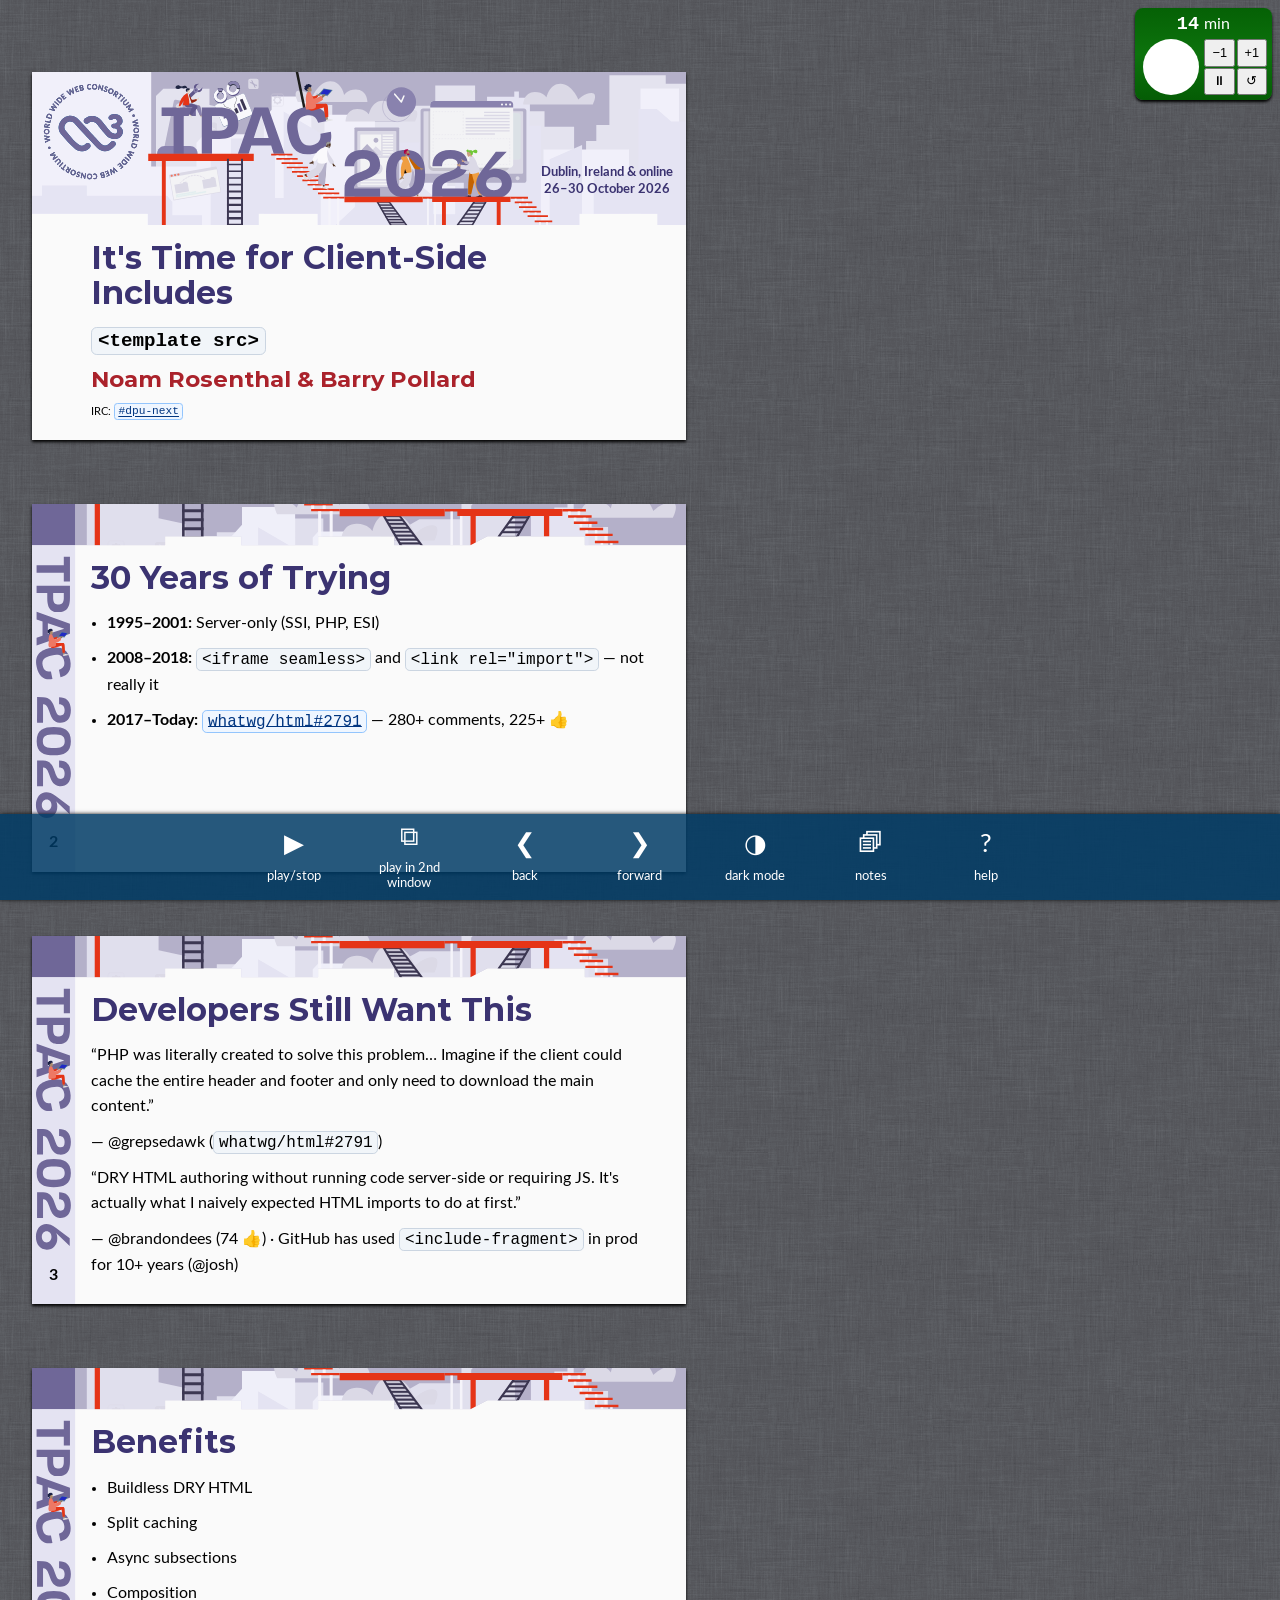
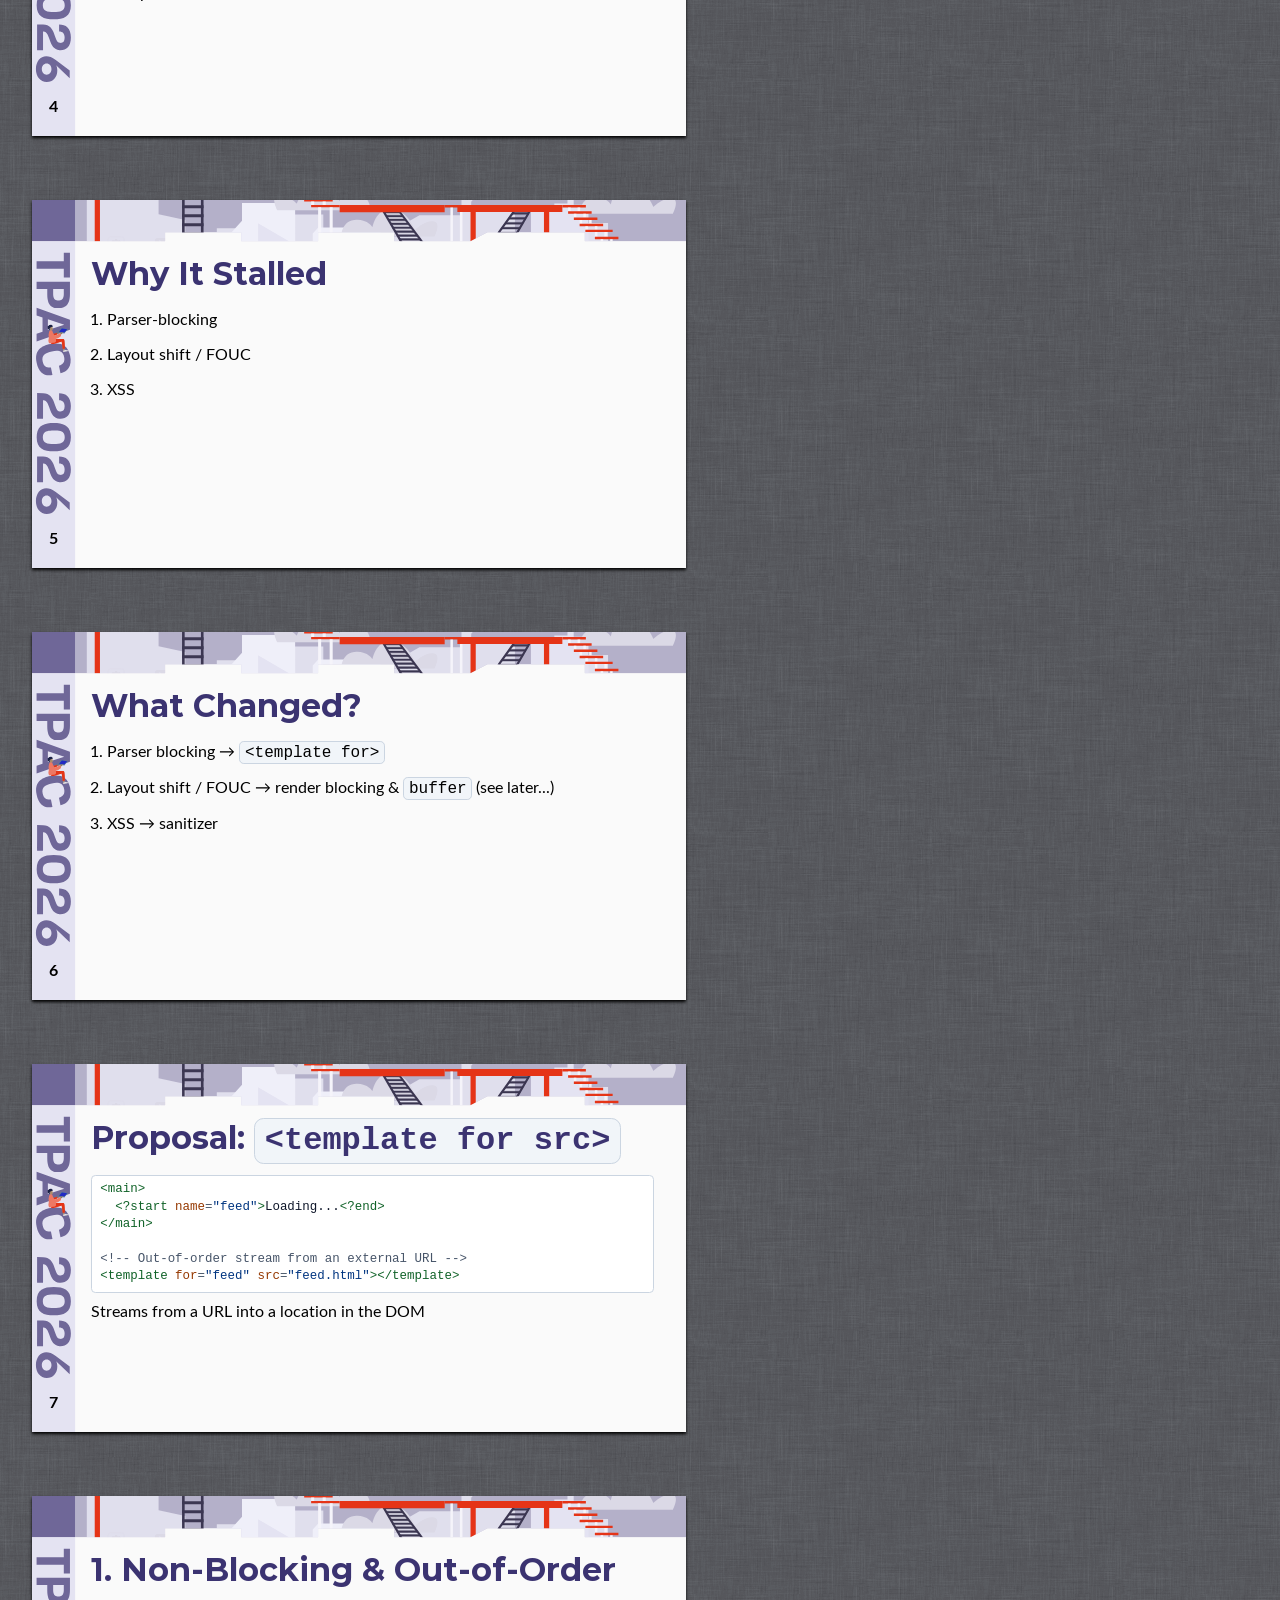
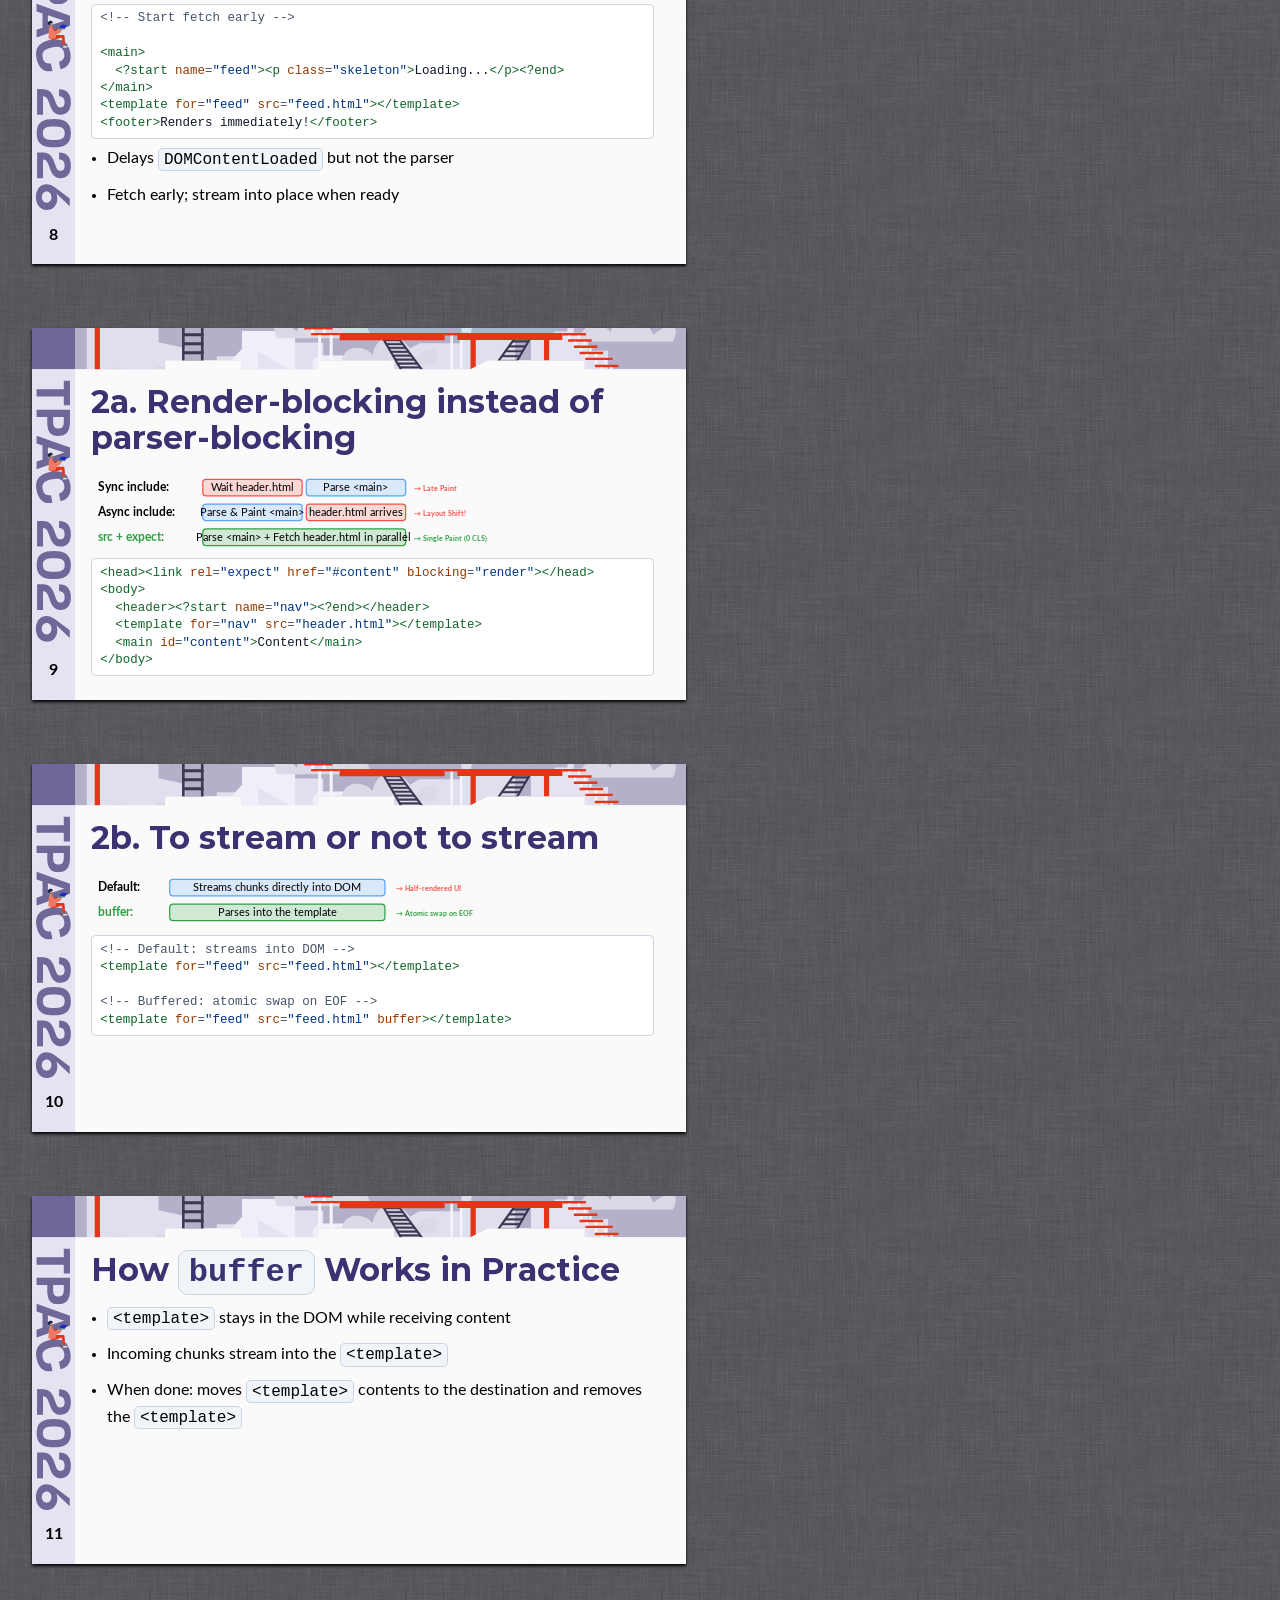
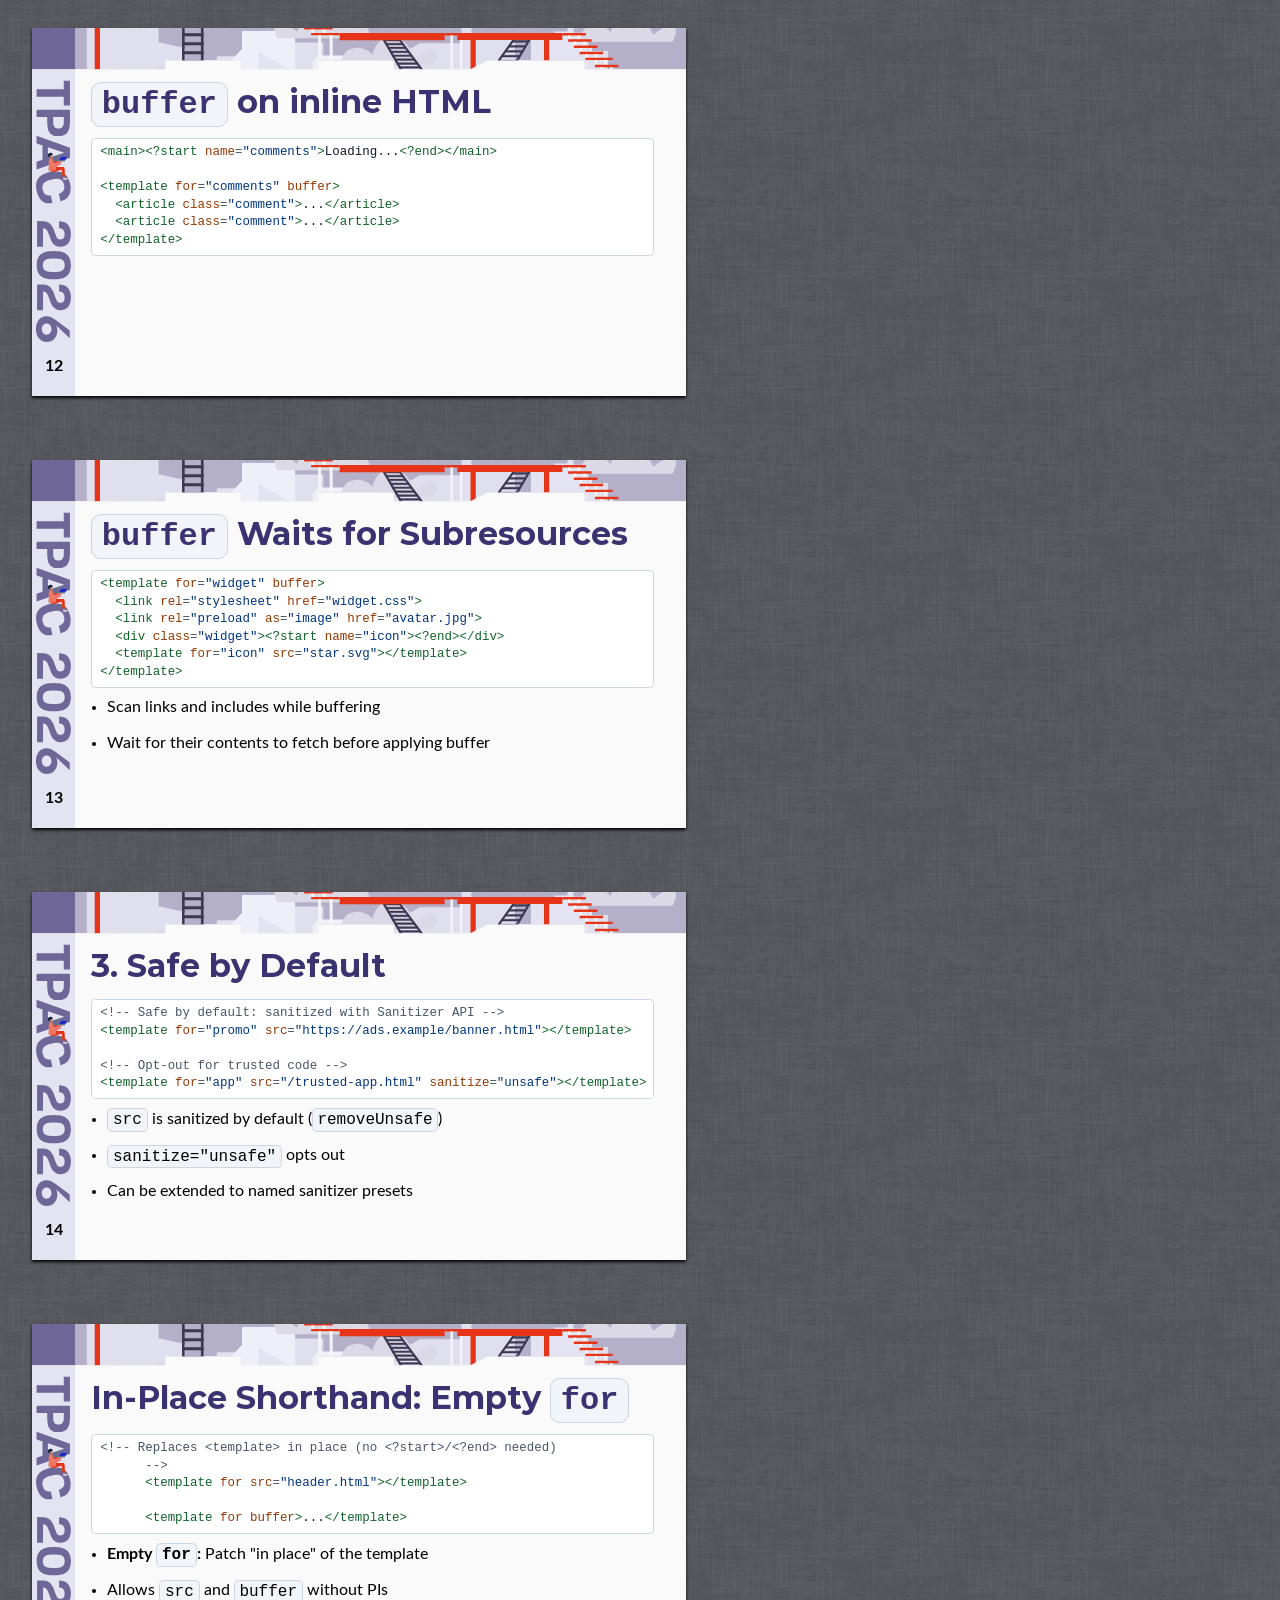
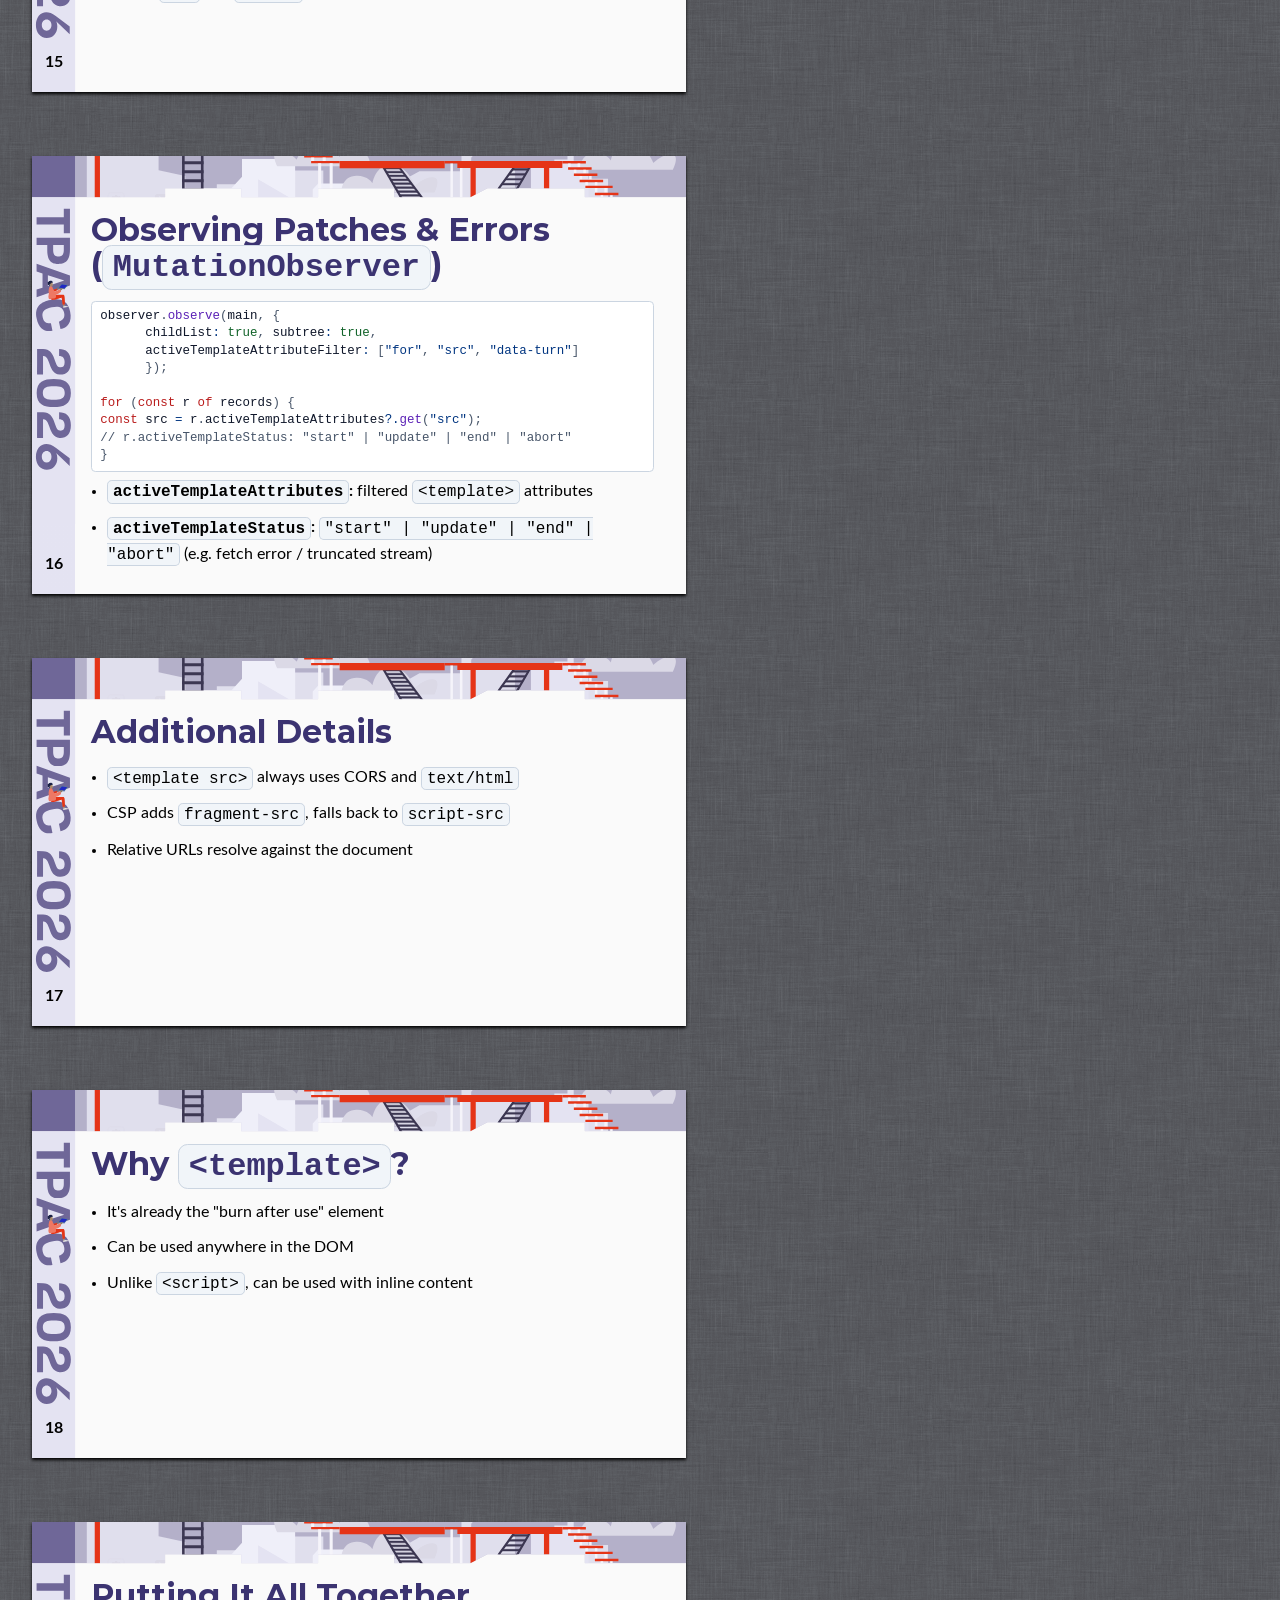
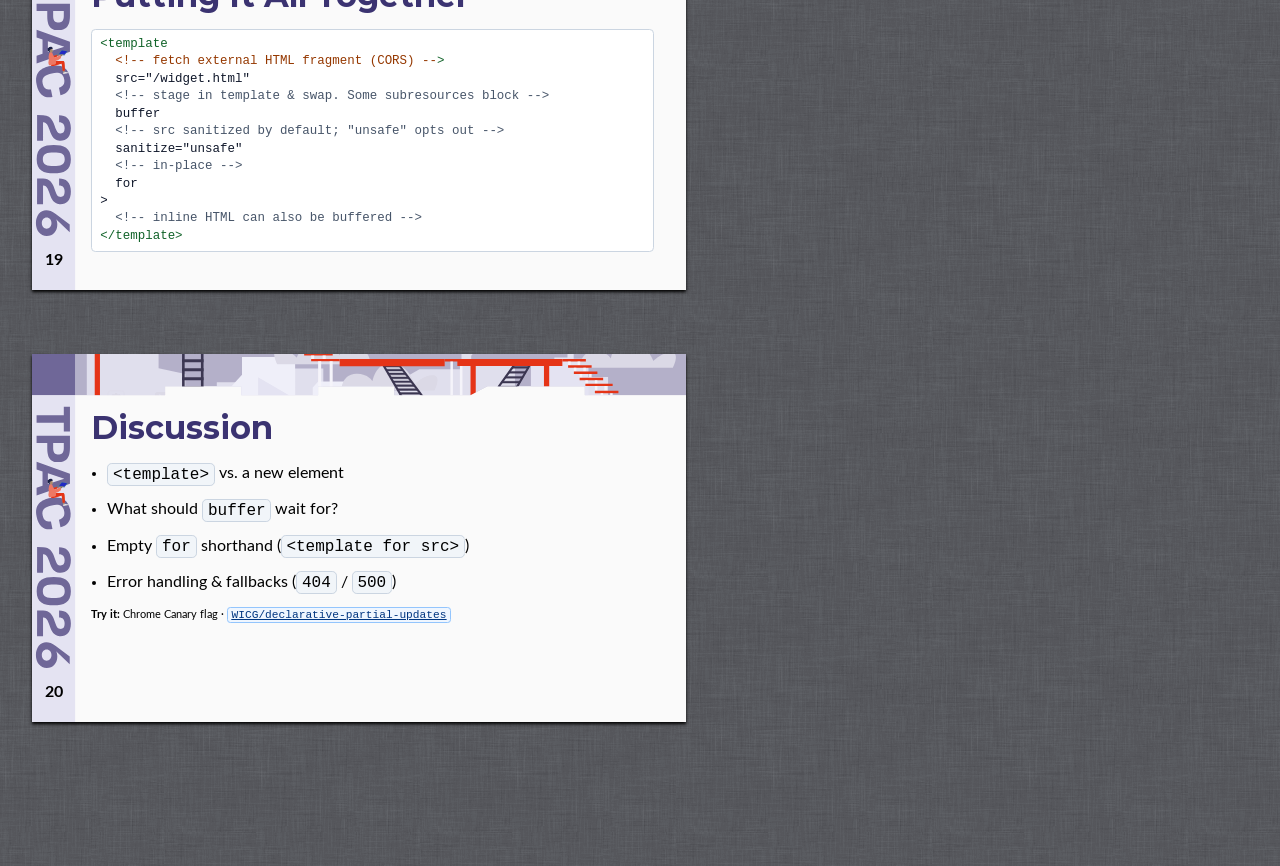
<file: fragment-include/index.html>
<!DOCTYPE html>
<html lang="en-us">
<head>
  <meta charset="UTF-8">
  <meta content="width=device-width" name="viewport">
  <title>It's Time for Client-Side Includes — TPAC 2026</title>
  <link rel="icon" href="data:image/svg+xml,&lt;svg xmlns='http://www.w3.org/2000/svg' viewBox='0 0 100 100'&gt;&lt;text y='.9em' font-size='90'&gt;🧩&lt;/text&gt;&lt;/svg&gt;">
  <link rel="stylesheet" href="../Templates/slides.css?v=4">
  <script src="../Templates/b6plus.js"></script>
  <script src="../Templates/syntax-highlight.js?v=3"></script>
</head>
<body class="shower fade-in duration=15 hidemouse">

  <div class="progress"></div>
  <div class="clock"></div>
  <div role="region" aria-live="assertive">Leaving slide mode.</div>

  <section class="slide cover clear" id="cover">
    <h1>It's Time for Client-Side Includes</h1>
    <h4><code>&lt;template src&gt;</code></h4>
    <address>Noam Rosenthal &amp; Barry Pollard</address>
    <div class="note">IRC: <a href="https://webirc.w3.org/?channels=dpu-next"><code>#dpu-next</code></a></div>
    <p class="event">TPAC 2026<br>
      Dublin, Ireland &amp; online<br>
      26–30 October 2026</p>
  </section>

  <section class="comment">
    <p>Explainer: https://github.com/WICG/declarative-partial-updates/blob/main/fragment-include-explainer.md. Covers extending &lt;template&gt; with src, buffer, and sanitize to solve WHATWG HTML issue #2791.</p>
  </section>

  <section class="slide" id="history">
    <h2>30 Years of Trying</h2>
    <ul>
      <li><strong>1995–2001:</strong> Server-only (SSI, PHP, ESI)</li>
      <li><strong>2008–2018:</strong> <code>&lt;iframe seamless&gt;</code> and <code>&lt;link rel="import"&gt;</code> — not
        really it</li>
      <li><strong>2017–Today:</strong> <a href="https://github.com/whatwg/html/issues/2791"><code>whatwg/html#2791</code></a> — 280+ comments, 225+ 👍</li>
    </ul>
  </section>

  <section class="comment">
    <p>Including one piece of HTML inside another is one of the oldest requests on the web. SSI and PHP were invented for it in 1995. On the client, &lt;iframe seamless&gt; had heavy Window/Document overhead and style/security issues, and HTML Imports loaded an inert document that still needed JS to stamp DOM. Meanwhile whatwg/html#2791 has been active since 2017.</p>
  </section>

  <section class="slide" id="quotes">
    <h2>Developers Still Want This</h2>
    <blockquote>
      <p>“PHP was literally created to solve this problem… Imagine if the client could cache the entire header and footer and only need to download the main content.”</p>
      <p class="attribution">— @grepsedawk (<code>whatwg/html#2791</code>)</p>
    </blockquote>
    <blockquote>
      <p>“DRY HTML authoring without running code server-side or requiring JS. It's actually what I naively expected HTML imports to do at first.”</p>
      <p class="attribution">— @brandondees (74 👍) · GitHub has used <code>&lt;include-fragment&gt;</code> in prod for 10+ years (@josh)</p>
    </blockquote>
  </section>

  <section class="comment">
    <p>Developers in whatwg/html#2791 repeatedly highlight both the beginner/static-site ergonomics and the caching win of client-side includes. GitHub has used its &lt;include-fragment&gt; custom element in production for over a decade as a client-evaluated &lt;esi:include&gt;.</p>
  </section>

  <section class="slide" id="benefits">
    <h2>Benefits</h2>
    <ul>
      <li>Buildless DRY HTML</li>
      <li>Split caching</li>
      <li>Async subsections</li>
      <li>Composition</li>
    </ul>
  </section>

  <section class="comment">
    <p>Client-side includes unlock four main benefits: buildless DRY HTML on static hosts without a server or build step; split caching between shared chrome or CDN-cached shells and dynamic user islands; loading async subsections (comments, feeds, recommendations) without delaying the main page; and composing fragments across separate services with native sanitization instead of iframes.</p>
  </section>

  <section class="slide" id="why-rejected">
    <h2>Why It Stalled</h2>
    <ol>
      <li>Parser-blocking</li>
      <li>Layout shift / FOUC</li>
      <li>XSS</li>
    </ol>
  </section>

  <section class="comment">
    <p>Client-side includes stalled on three core problems: synchronous fetching created parser-blocking network waterfalls, asynchronous fetching caused FOUC and layout shifts, and injecting fetched HTML carried XSS risk without a native sanitizer.</p>
  </section>

  <section class="slide" id="why-now">
    <h2>What Changed?</h2>
    <ol>
      <li>Parser blocking → <code>&lt;template for&gt;</code></li>
      <li>Layout shift / FOUC → render blocking &amp; <code>buffer</code> (see later...)</li>
      <li>XSS → sanitizer</li>
    </ol>
  </section>

  <section class="comment">
    <p>Each of those three blockers now has a platform primitive: out-of-order streaming (&lt;template for&gt;) decouples fetching from parser position, rel="expect" and buffer prevent FOUC and manage layout shifts, and the Sanitizer API makes external markup safe by default.</p>
  </section>

  <section class="slide" id="solution">
    <h2>Proposal: <code>&lt;template for src&gt;</code></h2>
    <syntax-highlight language="html">&lt;main&gt;
  &lt;?start name="feed"&gt;Loading...&lt;?end&gt;
&lt;/main&gt;

&lt;!-- Out-of-order stream from an external URL --&gt;
&lt;template for="feed" src="feed.html"&gt;&lt;/template&gt;</syntax-highlight>
    <p>Streams from a URL into a location in the DOM</p>
  </section>

  <section class="comment">
    <p>Building directly on out-of-order streaming (&lt;template for="name"&gt;), adding a src attribute fetches an external HTML fragment and streams it into the matching &lt;?start&gt;...&lt;?end&gt; marker range.</p>
  </section>

  <section class="slide" id="out-of-order">
    <h2>1. Non-Blocking &amp; Out-of-Order</h2>
    <syntax-highlight language="html">&lt;!-- Start fetch early --&gt;

&lt;main&gt;
  &lt;?start name="feed"&gt;&lt;p class="skeleton"&gt;Loading...&lt;/p&gt;&lt;?end&gt;
&lt;/main&gt;
&lt;template for="feed" src="feed.html"&gt;&lt;/template&gt;
&lt;footer&gt;Renders immediately!&lt;/footer&gt;</syntax-highlight>
    <ul>
      <li>Delays <code>DOMContentLoaded</code> but not the parser</li>
      <li>Fetch early; stream into place when ready</li>
    </ul>
  </section>

  <section class="comment">
    <p>First mitigation: instead of blocking the HTML parser on a synchronous fetch, &lt;template for src&gt; fetches asynchronously (delaying DOMContentLoaded like &lt;script defer&gt;) so fetches can start early while the parser renders placeholders and &lt;footer&gt; immediately.</p>
  </section>

  <section class="slide" id="render-blocking">
    <h2>2a. Render-blocking instead of parser-blocking</h2>
    <svg class="chart" viewBox="0 0 680 96" aria-label="Comparison of Sync Include, Async Include, and template for src with rel=expect">
      <text x="8" y="24" font-size="12" font-weight="bold" fill="currentColor">Sync include:</text>
      <rect x="135" y="10" width="120" height="20" rx="4" fill="#f85149" fill-opacity="0.2" stroke="#f85149" stroke-width="1.5"/>
      <text x="195" y="24" text-anchor="middle" font-size="11" fill="currentColor">Wait header.html</text>
      <rect x="260" y="10" width="120" height="20" rx="4" fill="#58a6ff" fill-opacity="0.2" stroke="#58a6ff" stroke-width="1.5"/>
      <text x="320" y="24" text-anchor="middle" font-size="11" fill="currentColor">Parse &lt;main&gt;</text>
      <text x="390" y="24" font-size="11" font-weight="bold" fill="#f85149">→ Late Paint</text>

      <text x="8" y="54" font-size="12" font-weight="bold" fill="currentColor">Async include:</text>
      <rect x="135" y="40" width="120" height="20" rx="4" fill="#58a6ff" fill-opacity="0.2" stroke="#58a6ff" stroke-width="1.5"/>
      <text x="195" y="54" text-anchor="middle" font-size="11" fill="currentColor">Parse &amp; Paint &lt;main&gt;</text>
      <rect x="260" y="40" width="120" height="20" rx="4" fill="#f85149" fill-opacity="0.2" stroke="#f85149" stroke-width="1.5"/>
      <text x="320" y="54" text-anchor="middle" font-size="11" fill="currentColor">header.html arrives</text>
      <text x="390" y="54" font-size="11" font-weight="bold" fill="#f85149">→ Layout Shift!</text>

      <text x="8" y="84" font-size="12" font-weight="bold" fill="#2ea043">src + expect:</text>
      <rect x="135" y="70" width="245" height="20" rx="4" fill="#2ea043" fill-opacity="0.2" stroke="#2ea043" stroke-width="1.5"/>
      <text x="257" y="84" text-anchor="middle" font-size="11" fill="currentColor">Parse &lt;main&gt; + Fetch header.html in parallel</text>
      <text x="390" y="84" font-size="11" font-weight="bold" fill="#2ea043">→ Single Paint (0 CLS)</text>
    </svg>
    <syntax-highlight language="html">&lt;head&gt;&lt;link rel="expect" href="#content" blocking="render"&gt;&lt;/head&gt;
&lt;body&gt;
  &lt;header&gt;&lt;?start name="nav"&gt;&lt;?end&gt;&lt;/header&gt;
  &lt;template for="nav" src="header.html"&gt;&lt;/template&gt;
  &lt;main id="content"&gt;Content&lt;/main&gt;
&lt;/body&gt;</syntax-highlight>
  </section>

  <section class="comment">
    <p>Second mitigation (part 1): unlike media subresources such as &lt;img src&gt; (where rel="expect" only waits for the tag to be parsed, not fetched), &lt;template for src&gt; expands into DOM structure—so expecting #content also waits for any client-side includes preceding #content in tree order. The HTML parser continues through &lt;main&gt; without blocking, and header + main paint together.</p>
  </section>

  <section class="slide" id="buffer">
    <h2>2b. To stream or not to stream</h2>
    <svg class="chart" viewBox="0 0 680 68" aria-label="Streaming default vs Buffered atomic swap">
      <text x="8" y="24" font-size="12" font-weight="bold" fill="currentColor">Default:</text>
      <rect x="95" y="10" width="260" height="20" rx="4" fill="#58a6ff" fill-opacity="0.2" stroke="#58a6ff" stroke-width="1.5"/>
      <text x="225" y="24" text-anchor="middle" font-size="11" fill="currentColor">Streams chunks directly into DOM</text>
      <text x="368" y="24" font-size="11" font-weight="bold" fill="#f85149">→ Half-rendered UI</text>

      <text x="8" y="54" font-size="12" font-weight="bold" fill="#2ea043">buffer:</text>
      <rect x="95" y="40" width="260" height="20" rx="4" fill="#2ea043" fill-opacity="0.2" stroke="#2ea043" stroke-width="1.5"/>
      <text x="225" y="54" text-anchor="middle" font-size="11" fill="currentColor">Parses into the template</text>
      <text x="368" y="54" font-size="11" font-weight="bold" fill="#2ea043">→ Atomic swap on EOF</text>
    </svg>
    <syntax-highlight language="html">&lt;!-- Default: streams into DOM --&gt;
&lt;template for="feed" src="feed.html"&gt;&lt;/template&gt;

&lt;!-- Buffered: atomic swap on EOF --&gt;
&lt;template for="feed" src="feed.html" buffer&gt;&lt;/template&gt;</syntax-highlight>
  </section>
  
  <section class="comment">
    <p>Second mitigation (part 2): for async fragments that shouldn't block initial page render, adding buffer parses the
      response into the template and swaps the placeholder atomically when ready.</p>
  </section>
  
  <section class="slide" id="buffer-mechanics">
    <h2>How <code>buffer</code> Works in Practice</h2>
    <ul>
      <li><code>&lt;template&gt;</code> stays in the DOM while receiving content</li>
      <li>Incoming chunks stream into the <code>&lt;template&gt;</code></li>
      <li>When done: moves <code>&lt;template&gt;</code> contents to the destination and removes the
        <code>&lt;template&gt;</code></li>
    </ul>
  </section>

  <section class="comment">
    <p>In practice, a buffered &lt;template&gt; isn't consumed immediately on its start tag: it stays in the DOM while
      chunks stream into its inert template contents, and once complete, its contents are moved into the target destination
      and the &lt;template&gt; element is removed.</p>
  </section>

  <section class="slide" id="buffer-inline">
    <h2><code>buffer</code> on inline HTML</h2>
    <syntax-highlight language="html">&lt;main&gt;&lt;?start name="comments"&gt;Loading...&lt;?end&gt;&lt;/main&gt;

&lt;template for="comments" buffer&gt;
  &lt;article class="comment"&gt;...&lt;/article&gt;
  &lt;article class="comment"&gt;...&lt;/article&gt;
&lt;/template&gt;</syntax-highlight>
  </section>

  <section class="comment">
    <p>Because buffer is a general &lt;template&gt; primitive rather than a fetch-only flag, you can also use &lt;template for="comments" buffer&gt; on the incoming main HTML stream so streamed patches swap in atomically.</p>
  </section>

  <section class="slide" id="buffer-waiting">
    <h2><code>buffer</code> Waits for Subresources</h2>
    <syntax-highlight language="html">&lt;template for="widget" buffer&gt;
  &lt;link rel="stylesheet" href="widget.css"&gt;
  &lt;link rel="preload" as="image" href="avatar.jpg"&gt;
  &lt;div class="widget"&gt;&lt;?start name="icon"&gt;&lt;?end&gt;&lt;/div&gt;
  &lt;template for="icon" src="star.svg"&gt;&lt;/template&gt;
&lt;/template&gt;</syntax-highlight>
    <ul>
      <li>Scan links and includes while buffering</li>
      <li>Wait for their contents to fetch before applying buffer</li>
    </ul>
  </section>

  <section class="comment">
    <p>While buffering into the template, the speculative preload scanner initiates subresource fetches. The atomic swap waits for external stylesheets, &lt;link rel="preload"&gt;, and any internal &lt;template for src&gt; includes inside the buffered template to finish.</p>
  </section>

  <section class="slide" id="security">
    <h2>3. Safe by Default</h2>
    <syntax-highlight language="html">&lt;!-- Safe by default: sanitized with Sanitizer API --&gt;
&lt;template for="promo" src="https://ads.example/banner.html"&gt;&lt;/template&gt;

&lt;!-- Opt-out for trusted code --&gt;
&lt;template for="app" src="/trusted-app.html" sanitize="unsafe"&gt;&lt;/template&gt;</syntax-highlight>
    <ul>
      <li><code>src</code> is sanitized by default (<code>removeUnsafe</code>)</li>
      <li><code>sanitize="unsafe"</code> opts out</li>
      <li>Can be extended to named sanitizer presets</li>
    </ul>
  </section>

  <section class="comment">
    <p>Third mitigation: external includes (&lt;template for src&gt;) are sanitized by default using the browser's built-in Sanitizer API, which strips scripts, inline event handlers, and nested &lt;template for&gt; (preventing slot-hijacking or recursive includes).</p>
  </section>

  <section class="slide" id="empty-for">
    <h2>In-Place Shorthand: Empty <code>for</code></h2>
    <syntax-highlight language="html">&lt;!-- Replaces &lt;template&gt; in place (no &lt;?start&gt;/&lt;?end&gt; needed)
      --&gt;
      &lt;template for src="header.html"&gt;&lt;/template&gt;
  
      &lt;template for buffer&gt;...&lt;/template&gt;</syntax-highlight>
    <ul>
      <li><strong>Empty <code>for</code>:</strong> Patch "in place" of the template</li>
      <li>Allows <code>src</code> and <code>buffer</code> without PIs</li>
    </ul>
  </section>

  <section class="comment">
    <p>When you don't need out-of-order targeting, an empty for attribute (&lt;template for src="header.html"&gt;,
      &lt;template for buffer&gt;, &lt;template for sanitize&gt;) acts in place—replacing the &lt;template&gt; element
      itself without needing &lt;?start&gt;/&lt;?end&gt; markers, and composing cleanly inside &lt;template
      shadowrootmode="open"&gt;.</p>
  </section>

  <section class="slide" id="mutation-observer">
    <h2>Observing Patches &amp; Errors (<code>MutationObserver</code>)</h2>
    <syntax-highlight language="js">observer.observe(main, {
      childList: true, subtree: true,
      activeTemplateAttributeFilter: ["for", "src", "data-turn"]
      });

for (const r of records) {
const src = r.activeTemplateAttributes?.get("src");
// r.activeTemplateStatus: "start" | "update" | "end" | "abort"
}</syntax-highlight>
    <ul>
      <li><strong><code>activeTemplateAttributes</code>:</strong> filtered <code>&lt;template&gt;</code> attributes</li>
      <li><strong><code>activeTemplateStatus</code>:</strong> <code>"start" | "update" | "end" | "abort"</code> (e.g. fetch
        error / truncated stream)</li>
    </ul>
  </section>

  <section class="comment">
    <p>Because &lt;template for&gt; is consumed by the parser and never enters the DOM, how does JS observe patch metadata
      or recover from a failed src fetch / truncated stream? Opting into activeTemplateAttributeFilter in
      MutationObserver.observe() populates record.activeTemplateAttributes and record.activeTemplateStatus ("start",
      "update", "end", "abort").</p>
  </section>

  <section class="slide" id="details">
    <h2>Additional Details</h2>
    <ul>
      <li><code>&lt;template src&gt;</code> always uses CORS and <code>text/html</code></li>
      <li>CSP adds <code>fragment-src</code>, falls back to <code>script-src</code></li>
      <li>Relative URLs resolve against the document</li>
    </ul>
  </section>

  <section class="comment">
    <p>Additional details: &lt;template src&gt; is always CORS; CSP adds fragment-src (falling back to default-src) while script-src still governs sanitize="unsafe"; relative URLs inside fragments resolve against document.baseURI; and external SVGs can be included inline with CSS currentColor styling and built-in sanitization.</p>
  </section>

  <section class="slide" id="alternatives">
    <h2>Why <code>&lt;template&gt;</code>?</h2>
    <ul>
      <li>It's already the "burn after use" element</li>
      <li>Can be used anywhere in the DOM</li>
      <li>Unlike <code>&lt;script&gt;</code>, can be used with inline content</li>
    </ul>
  </section>

  <section class="comment">
    <p>A new &lt;fragment&gt; element is rejected because &lt;template&gt; already has the self-consuming "disappear from the DOM" behavior and is valid everywhere in the HTML parser without foster-parenting.</p>
  </section>

  <section class="slide" id="summary">
    <h2>Putting It All Together</h2>
    <syntax-highlight language="html">&lt;template
  &lt;!-- fetch external HTML fragment (CORS) --&gt;
  src="/widget.html"
  &lt;!-- stage in template &amp; swap. Some subresources block --&gt;
  buffer
  &lt;!-- src sanitized by default; "unsafe" opts out --&gt;
  sanitize="unsafe"
  &lt;!-- in-place --&gt;
  for
&gt;
  &lt;!-- inline HTML can also be buffered --&gt;
&lt;/template&gt;</syntax-highlight>
  </section>

  <section class="comment">
    <p>Summary of all the new &lt;template&gt; attributes in one place: for (named slot or empty for in-place), src (external CORS fetch), buffer (atomic swap after stylesheets/preloads/nested includes), and sanitize (safe by default with Sanitizer API; sanitize="unsafe" opts out).</p>
  </section>

  <section class="slide" id="discussion">
    <h2>Discussion</h2>
    <ul>
      <li><code>&lt;template&gt;</code> vs. a new element</li>
      <li>What should <code>buffer</code> wait for?</li>
      <li>Empty <code>for</code> shorthand (<code>&lt;template for src&gt;</code>)</li>
      <li>Error handling &amp; fallbacks (<code>404</code> / <code>500</code>)</li>
    </ul>
    <p class="note"><strong>Try it:</strong> Chrome Canary flag · <a href="https://github.com/WICG/declarative-partial-updates"><code>WICG/declarative-partial-updates</code></a></p>
  </section>

  <section class="comment">
    <p>Open the floor for feedback on &lt;template src&gt;, buffer, sanitize, and rel="expect" integration.</p>
  </section>

  <section class="comment">
    <p>Quickly highlight sibling developments in WICG/declarative-partial-updates: progressive shells (&lt;?shellboundary&gt;), DOM preservation/merging (preserve attribute for islands inside patched ranges), and parser-aware MutationObserver. Invite everyone to the Seamless Navigation breakout on Wednesday at 9:00 and the WHATWG session.</p>
  </section>

</body>
</html>
</file>
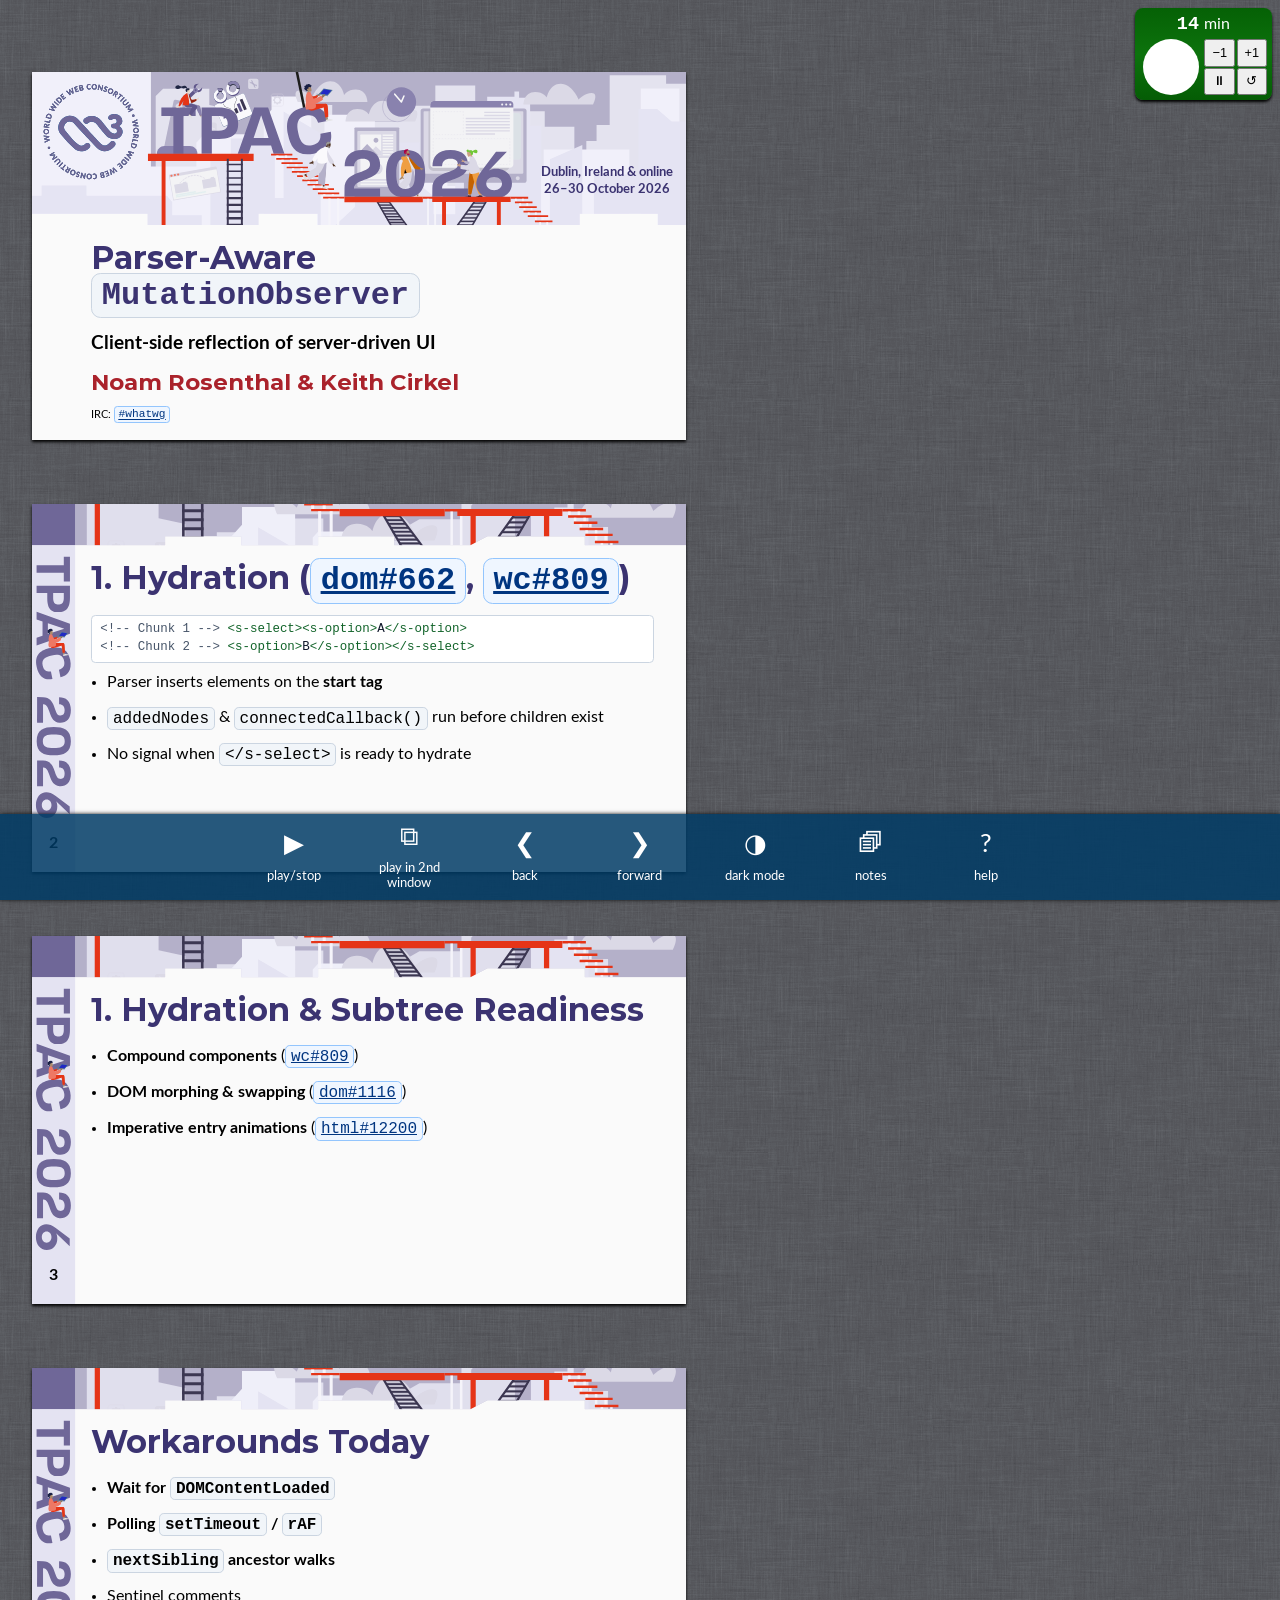
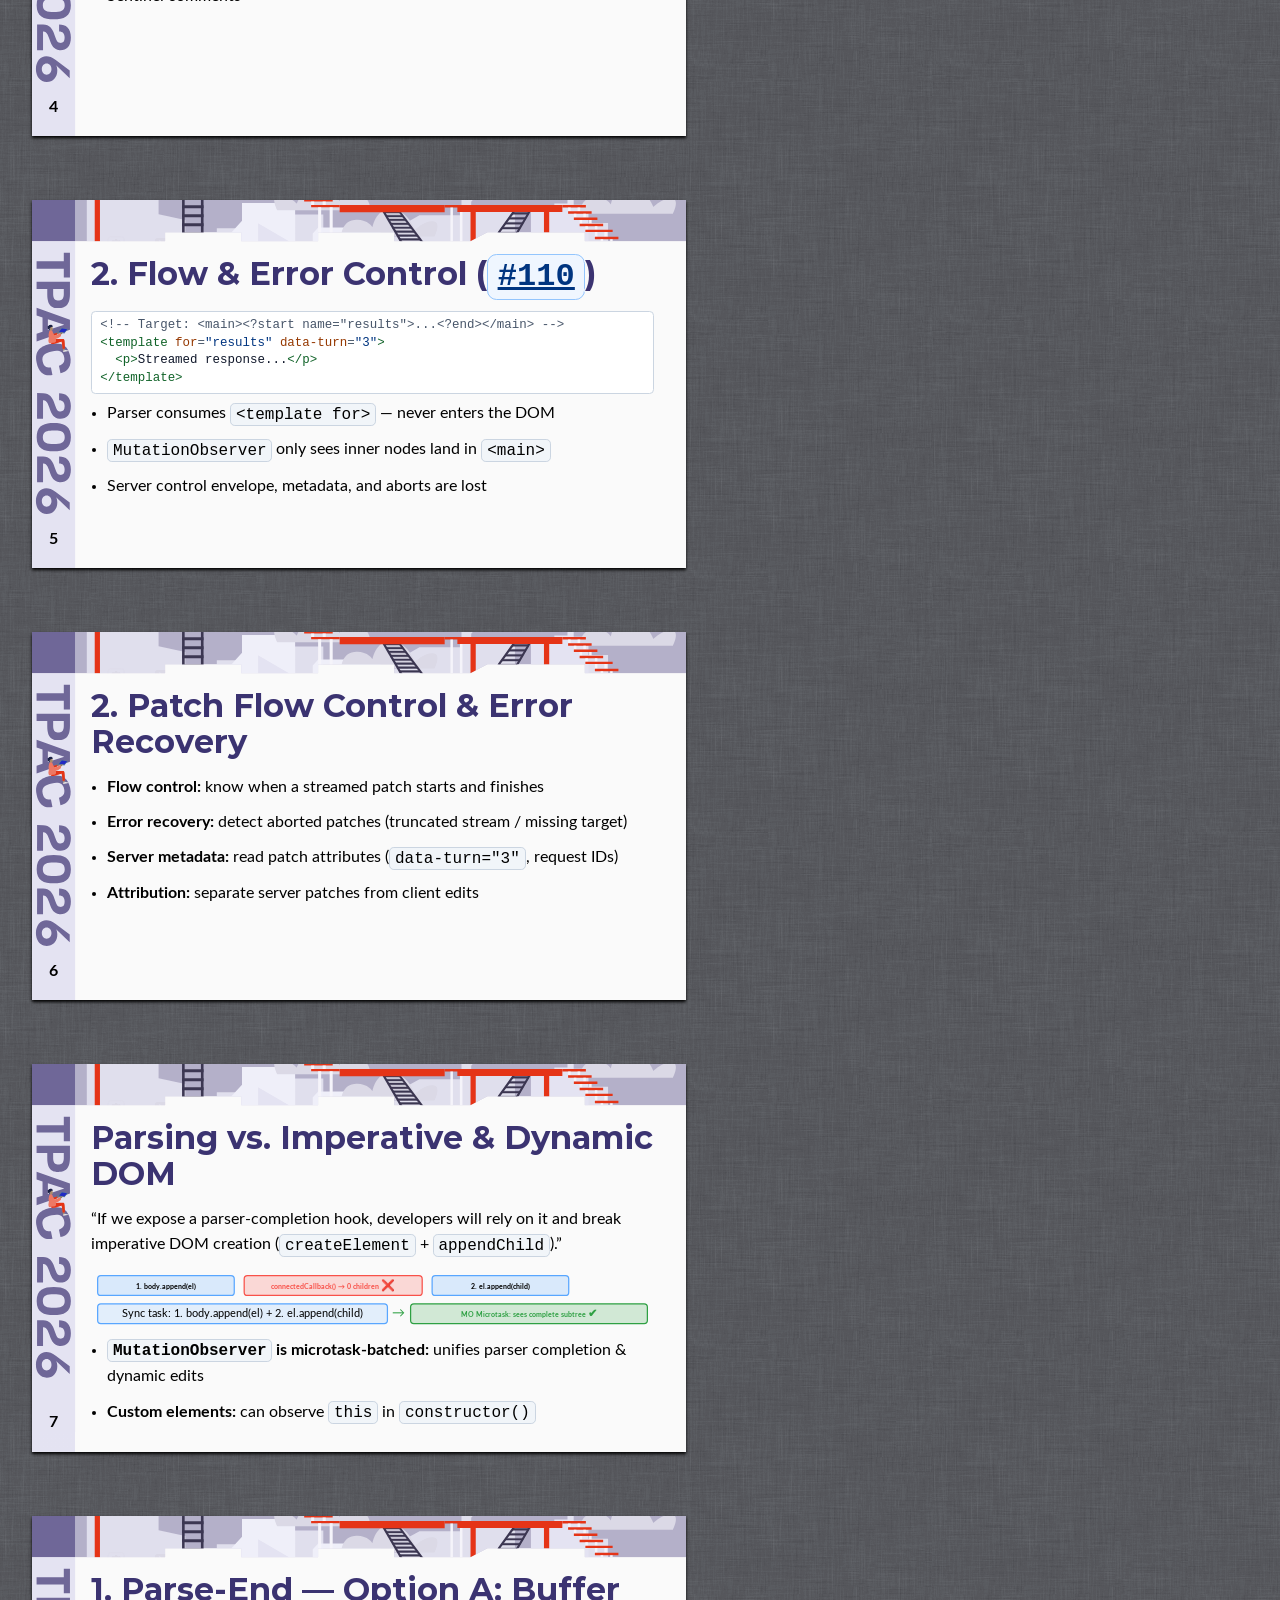
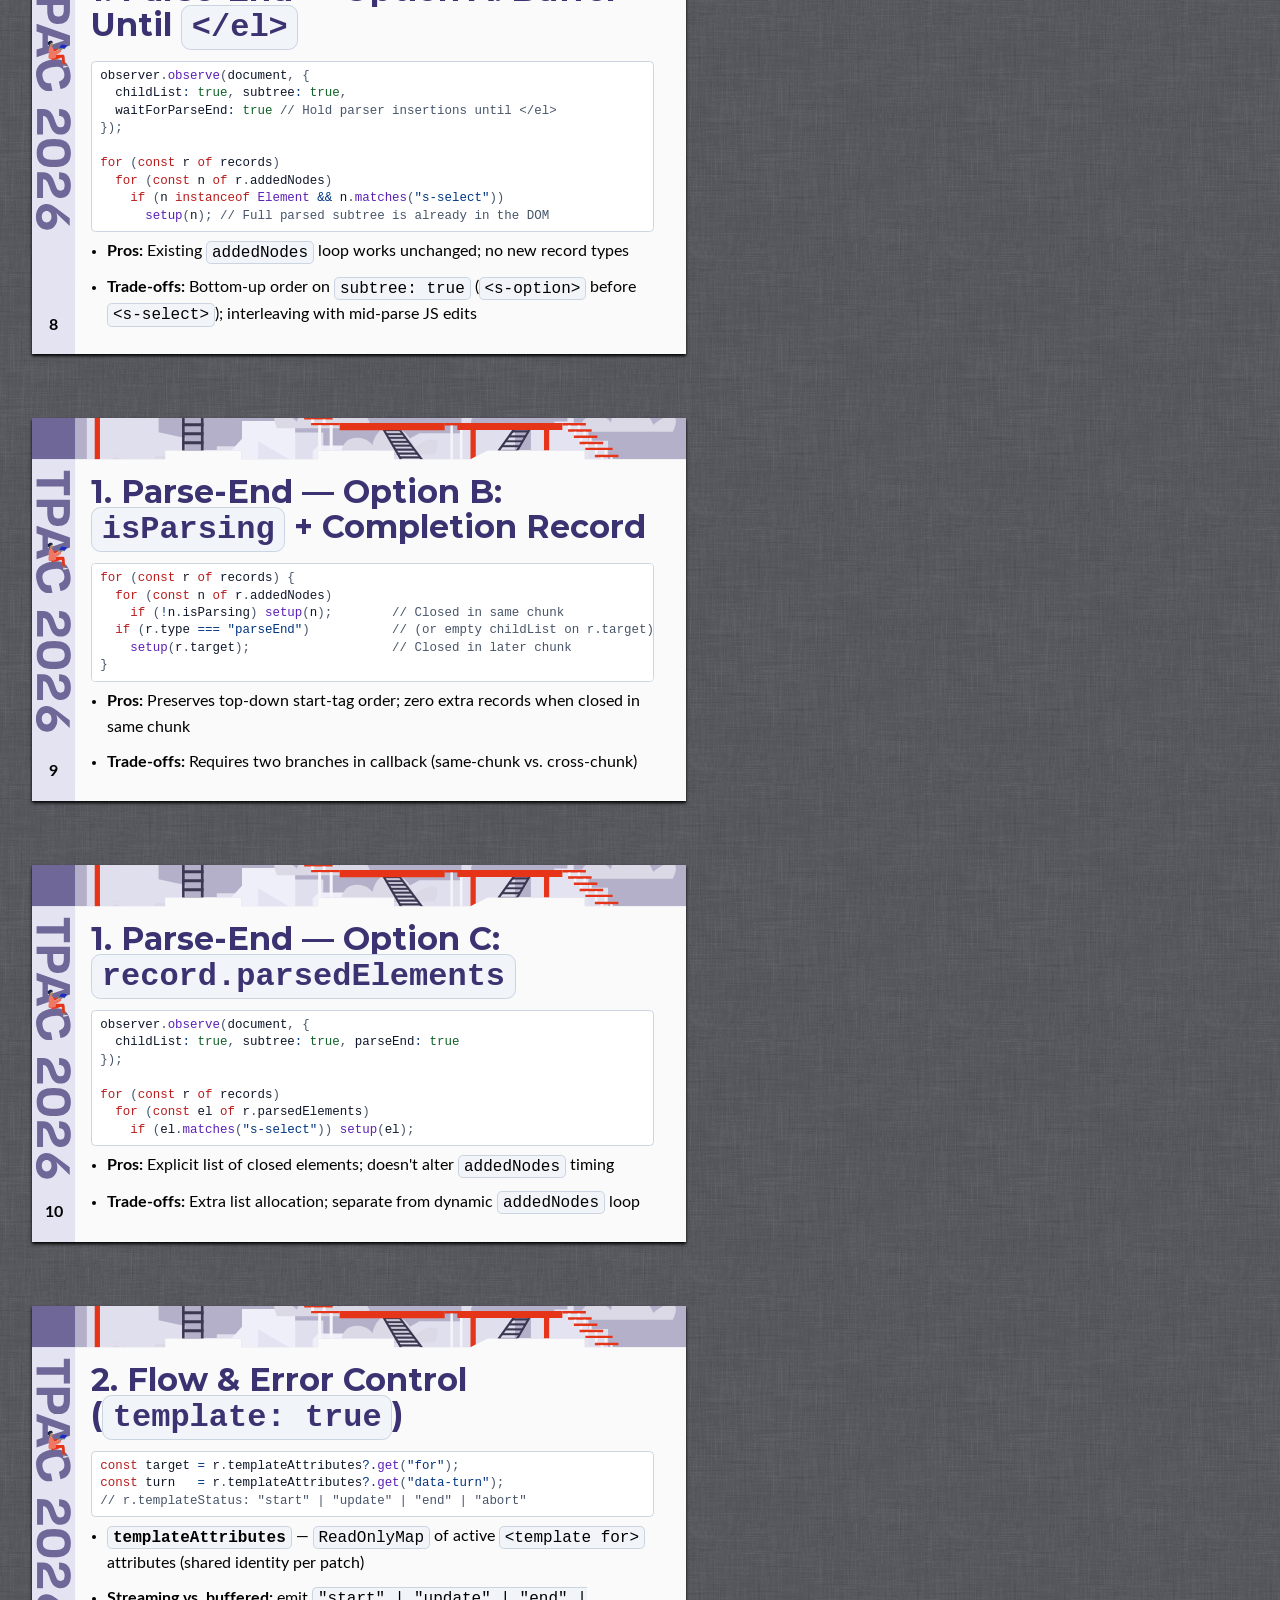
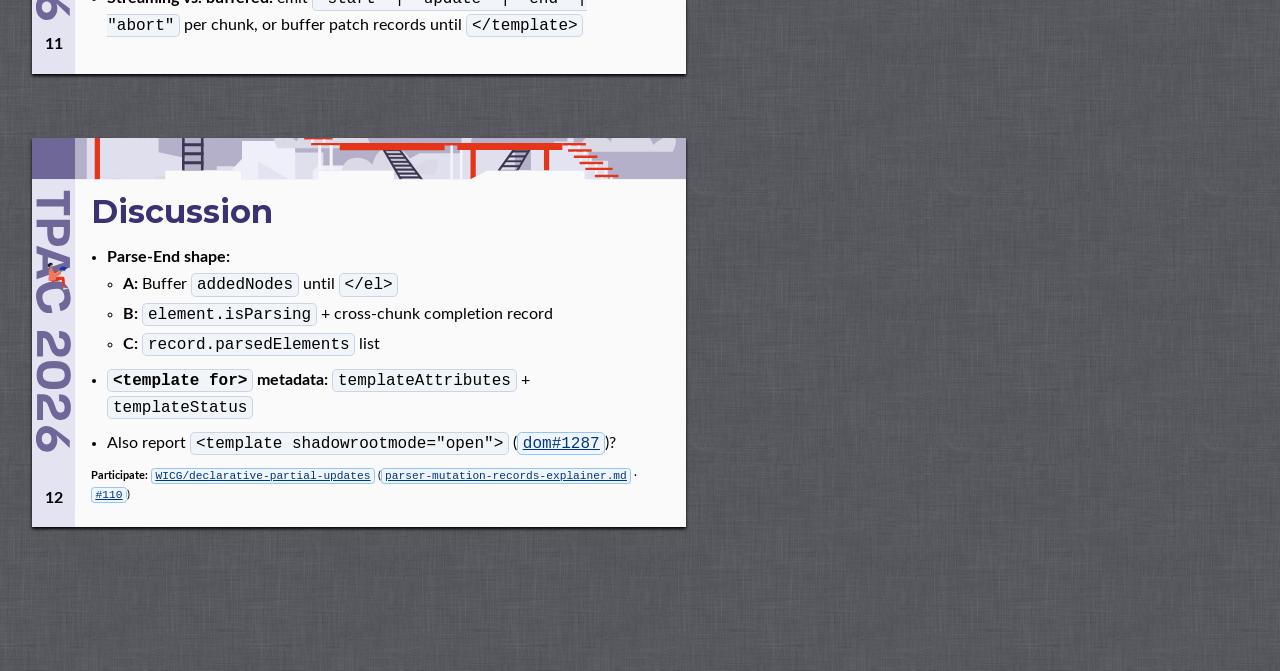
<file: parser-mutation-records/index.html>
<!DOCTYPE html>
<html lang="en-us">
<head>
  <meta charset="UTF-8">
  <meta content="width=device-width" name="viewport">
  <title>Parser-Aware MutationObserver — TPAC 2026</title>
  <link rel="icon" href="data:image/svg+xml,&lt;svg xmlns='http://www.w3.org/2000/svg' viewBox='0 0 100 100'&gt;&lt;text y='.9em' font-size='90'&gt;🔬&lt;/text&gt;&lt;/svg&gt;">
  <link rel="stylesheet" href="../Templates/slides.css?v=4">
  <script src="../Templates/b6plus.js"></script>
  <script src="../Templates/syntax-highlight.js?v=3"></script>
</head>
<body class="shower fade-in duration=15 hidemouse">

  <div class="progress"></div>
  <div class="clock"></div>
  <div role="region" aria-live="assertive">Leaving slide mode.</div>

  <section class="slide cover clear" id="cover">
    <h1>Parser-Aware <code>MutationObserver</code></h1>
    <h4>Client-side reflection of server-driven UI</h4>
    <address>Noam Rosenthal &amp; Keith Cirkel</address>
    <div class="note">IRC: <a href="https://webirc.w3.org/?channels=whatwg"><code>#whatwg</code></a></div>
    <p class="event">TPAC 2026<br>
      Dublin, Ireland &amp; online<br>
      26–30 October 2026</p>
  </section>

  <section class="comment">
    <p>Explainer: https://github.com/WICG/declarative-partial-updates/blob/main/parser-mutation-records-explainer.md. Overall theme: client-side reflection of server-driven UI—parseEnd is for hydration &amp; subtree readiness, and template is for flow control &amp; error recovery.</p>
  </section>

  <section class="slide" id="parse-end-problem">
    <h2>1. Hydration (<a href="https://github.com/whatwg/dom/issues/662"><code>dom#662</code></a>, <a
        href="https://github.com/WICG/webcomponents/issues/809"><code>wc#809</code></a>)</h2>
    <syntax-highlight language="html">&lt;!-- Chunk 1 --&gt; &lt;s-select&gt;&lt;s-option&gt;A&lt;/s-option&gt;
&lt;!-- Chunk 2 --&gt; &lt;s-option&gt;B&lt;/s-option&gt;&lt;/s-select&gt;</syntax-highlight>
    <ul>
      <li>Parser inserts elements on the <strong>start tag</strong></li>
      <li><code>addedNodes</code> &amp; <code>connectedCallback()</code> run before children exist</li>
      <li>No signal when <code>&lt;/s-select&gt;</code> is ready to hydrate</li>
    </ul>
  </section>

  <section class="comment">
    <p>When the HTML parser sees a start tag, it inserts the element into the DOM immediately before parsing its children. If a network chunk splits inside the element, addedNodes and connectedCallback() see a half-parsed subtree with no signal when the closing tag arrives.</p>
  </section>

  <section class="slide" id="parse-end-use-cases">
    <h2>1. Hydration &amp; Subtree Readiness</h2>
    <ul>
      <li><strong>Compound components</strong> (<a
          href="https://github.com/WICG/webcomponents/issues/809"><code>wc#809</code></a>)</li>
      <li><strong>DOM morphing &amp; swapping</strong> (<a
          href="https://github.com/whatwg/dom/issues/1116"><code>dom#1116</code></a>)</li>
      <li><strong>Imperative entry animations</strong> (<a
          href="https://github.com/whatwg/html/issues/12200"><code>html#12200</code></a>)</li>
    </ul>
  </section>

  <section class="comment">
    <p>Four structural (non-text) use cases: (1) compound custom elements like &lt;s-select&gt;, tabs, data tables, or WebGL scenes that index/validate child elements and want to avoid O(N^2) work or false "missing child" errors mid-stream; (2) streaming DOM morphers (idiomorph, Turbo, Marko) that otherwise delete existing live DOM nodes because the incoming subtree isn't finished yet; (3) SSR island hydration that expects the component's full DOM tree; and (4) View Transitions and entry animations on complete subtrees ( plus text/code evaluation like syntax highlighters and math blocks).</p>
  </section>

  <section class="slide" id="parse-end-workarounds">
    <h2>Workarounds Today</h2>
    <ul>
      <li><strong>Wait for <code>DOMContentLoaded</code></strong></li>
      <li><strong>Polling <code>setTimeout</code> / <code>rAF</code></strong></li>
      <li><strong><code>nextSibling</code> ancestor walks</strong></li>
      <li>Sentinel comments</li>
    </ul>
  </section>

  <section class="comment">
    <p>Today libraries choose between waiting for DOMContentLoaded (giving up incremental rendering), timers (which break on slow networks), or walking ancestors on every MutationRecord to check for a nextSibling (which costs 100ms+ on large pages and still fails for last-child chains).</p>
  </section>

  <section class="slide" id="patching-problem">
    <h2>2. Flow &amp; Error Control (<a
        href="https://github.com/WICG/declarative-partial-updates/issues/110"><code>#110</code></a>)</h2>
    <syntax-highlight language="html">&lt;!-- Target: &lt;main&gt;&lt;?start name="results"&gt;...&lt;?end&gt;&lt;/main&gt; --&gt;
&lt;template for="results" data-turn="3"&gt;
  &lt;p&gt;Streamed response...&lt;/p&gt;
&lt;/template&gt;</syntax-highlight>
    <ul>
      <li>Parser consumes <code>&lt;template for&gt;</code> — never enters the DOM</li>
      <li><code>MutationObserver</code> only sees inner nodes land in <code>&lt;main&gt;</code></li>
      <li>Server control envelope, metadata, and aborts are lost</li>
    </ul>
  </section>

  <section class="comment">
    <p>When the parser processes a &lt;template for&gt; patch, it consumes the &lt;template&gt; element itself and streams its content directly into the target region (&lt;?start name="results"&gt; inside &lt;main&gt;). MutationObserver only sees individual child insertions inside &lt;main&gt;—the patch wrapper, its attributes, and its start/end/abort boundaries are completely invisible.</p>
  </section>

  <section class="slide" id="patching-use-cases">
    <h2>2. Patch Flow Control &amp; Error Recovery</h2>
    <ul>
      <li><strong>Flow control:</strong> know when a streamed patch starts and finishes</li>
      <li><strong>Error recovery:</strong> detect aborted patches (truncated stream / missing target)</li>
      <li><strong>Server metadata:</strong> read patch attributes (<code>data-turn="3"</code>, request IDs)</li>
      <li><strong>Attribution:</strong> separate server patches from client edits</li>
    </ul>
  </section>

  <section class="comment">
    <p>What applications need from &lt;template for&gt; observation (#110 from OpenAI, html#13008): (1) attribution—telling server-streamed patches apart from local client mutations; (2) reading metadata attributes like data-turn="3" off the template; (3) lifecycle hooks for patch start and completion; and (4) error recovery when a stream truncates before &lt;/template&gt; or targets a missing marker.</p>
  </section>

  <section class="slide" id="objection">
    <h2>Parsing vs. Imperative &amp; Dynamic DOM</h2>
    <blockquote>
      <p>“If we expose a parser-completion hook, developers will rely on it and break imperative DOM creation (<code>createElement</code> + <code>appendChild</code>).”</p>
    </blockquote>
    <svg class="chart" viewBox="0 0 680 74" aria-label="Timeline of body.append(el); el.append(child) comparing connectedCallback vs MutationObserver">
      <rect x="8" y="8" width="165" height="24" rx="4" fill="#58a6ff" fill-opacity="0.2" stroke="#58a6ff" stroke-width="1.5"/>
      <text x="90" y="24" text-anchor="middle" font-size="11" font-weight="bold" fill="currentColor">1. body.append(el)</text>

      <rect x="185" y="8" width="215" height="24" rx="4" fill="#f85149" fill-opacity="0.2" stroke="#f85149" stroke-width="1.5"/>
      <text x="292" y="24" text-anchor="middle" font-size="11" font-weight="bold" fill="#f85149">connectedCallback() → 0 children ❌</text>

      <rect x="412" y="8" width="165" height="24" rx="4" fill="#58a6ff" fill-opacity="0.2" stroke="#58a6ff" stroke-width="1.5"/>
      <text x="494" y="24" text-anchor="middle" font-size="11" font-weight="bold" fill="currentColor">2. el.append(child)</text>

      <rect x="8" y="42" width="350" height="24" rx="4" fill="#58a6ff" fill-opacity="0.15" stroke="#58a6ff" stroke-width="1.5"/>
      <text x="183" y="58" text-anchor="middle" font-size="11" fill="currentColor">Sync task: 1. body.append(el) + 2. el.append(child)</text>
      <text x="372" y="58" text-anchor="middle" font-size="13" fill="#2ea043">→</text>
      <rect x="386" y="42" width="286" height="24" rx="4" fill="#2ea043" fill-opacity="0.2" stroke="#2ea043" stroke-width="1.5"/>
      <text x="529" y="58" text-anchor="middle" font-size="11" font-weight="bold" fill="#2ea043">MO Microtask: sees complete subtree ✔</text>
    </svg>
    <ul>
      <li><strong><code>MutationObserver</code> is microtask-batched:</strong> unifies parser completion &amp; dynamic edits</li>
      <li><strong>Custom elements:</strong> can observe <code>this</code> in <code>constructor()</code></li>
    </ul>
  </section>

  <section class="comment">
    <p>Why MutationObserver avoids the classic connectedCallback() / parsedCallback() trap: if someone writes const el = document.createElement('s-select'); document.body.append(el); el.append(option);, connectedCallback() fires synchronously on body.append(el) before option is attached. By contrast, a MutationObserver runs at the microtask checkpoint—after both synchronous append() calls have completed—unifying parser completion and dynamic DOM mutations.</p>
  </section>

  <section class="slide" id="option-a-buffer">
    <h2>1. Parse-End — Option A: Buffer Until <code>&lt;/el&gt;</code></h2>
    <syntax-highlight language="js">observer.observe(document, {
  childList: true, subtree: true,
  waitForParseEnd: true // Hold parser insertions until &lt;/el&gt;
});

for (const r of records)
  for (const n of r.addedNodes)
    if (n instanceof Element &amp;&amp; n.matches("s-select"))
      setup(n); // Full parsed subtree is already in the DOM</syntax-highlight>
    <ul>
      <li><strong>Pros:</strong> Existing <code>addedNodes</code> loop works unchanged; no new record types</li>
      <li><strong>Trade-offs:</strong> Bottom-up order on <code>subtree: true</code> (<code>&lt;s-option&gt;</code> before <code>&lt;s-select&gt;</code>); interleaving with mid-parse JS edits</li>
    </ul>
  </section>

  <section class="comment">
    <p>Option A: instead of introducing a new record shape, tell the MutationObserver to buffer parser-inserted elements until their closing tag is popped from the stack of open elements (and if observing a specific root element, buffer child mutations until that root closes). Pros: standard addedNodes loops work unchanged across single-chunk, multi-chunk, and dynamic appendChild. Trade-offs: on subtree: true, inner elements close and fire before outer ancestors (bottom-up order), and open containers aren't reported to the observer until they close.</p>
  </section>

  <section class="slide" id="option-b-is-parsing">
    <h2>1. Parse-End — Option B: <code>isParsing</code> + Completion Record</h2>
    <syntax-highlight language="js">for (const r of records) {
  for (const n of r.addedNodes)
    if (!n.isParsing) setup(n);        // Closed in same chunk
  if (r.type === "parseEnd")           // (or empty childList on r.target)
    setup(r.target);                   // Closed in later chunk
}</syntax-highlight>
    <ul>
      <li><strong>Pros:</strong> Preserves top-down start-tag order; zero extra records when closed in same chunk</li>
      <li><strong>Trade-offs:</strong> Requires two branches in callback (same-chunk vs. cross-chunk)</li>
    </ul>
  </section>

  <section class="comment">
    <p>Option B: keep addedNodes firing on the start tag as today, expose element.isParsing (true while open on the parser stack, false once popped), and emit a completion record only when an element that was still open at the end of an earlier chunk closes in a later chunk. Pros: preserves top-down ordering and lets observers see open containers immediately. Trade-offs: callbacks need two branches to handle same-chunk addedNodes vs. cross-chunk completion.</p>
  </section>

  <section class="slide" id="option-c-list">
    <h2>1. Parse-End — Option C: <code>record.parsedElements</code></h2>
    <syntax-highlight language="js">observer.observe(document, {
  childList: true, subtree: true, parseEnd: true
});

for (const r of records)
  for (const el of r.parsedElements)
    if (el.matches("s-select")) setup(el);</syntax-highlight>
    <ul>
      <li><strong>Pros:</strong> Explicit list of closed elements; doesn't alter <code>addedNodes</code> timing</li>
      <li><strong>Trade-offs:</strong> Extra list allocation; separate from dynamic <code>addedNodes</code> loop</li>
    </ul>
  </section>

  <section class="comment">
    <p>Option C: attach a parsedElements NodeList to MutationRecord listing elements whose closing tags were popped during that batch (or pair with a Custom Element parsedCallback()). Pros: explicit and doesn't change addedNodes timing. Trade-offs: allocates an extra list and separates parser completion from the addedNodes loop used for imperative DOM insertions.</p>
  </section>

  <section class="slide" id="template-lifecycle">
    <h2>2. Flow &amp; Error Control (<code>template: true</code>)</h2>
    <syntax-highlight language="js">const target = r.templateAttributes?.get("for");
const turn   = r.templateAttributes?.get("data-turn");
// r.templateStatus: "start" | "update" | "end" | "abort"</syntax-highlight>
    <ul>
      <li><strong><code>templateAttributes</code></strong> — <code>ReadOnlyMap</code> of active <code>&lt;template for&gt;</code> attributes (shared identity per patch)</li>
      <li><strong>Streaming vs. buffered:</strong> emit <code>"start" | "update" | "end" | "abort"</code> per chunk, or buffer patch records until <code>&lt;/template&gt;</code></li>
    </ul>
  </section>

  <section class="comment">
    <p>For &lt;template for&gt; patches, MutationRecord carries templateAttributes (a shared ReadOnlyMap of the template's attributes) and templateStatus ("start", "update", "end", or "abort" on stream truncation / missing target). This also composes with buffering if an observer wants to receive the patch only when &lt;/template&gt; finishes or aborts.</p>
  </section>

  <section class="slide final" id="discussion">
    <h2>Discussion</h2>
    <ul>
      <li><strong>Parse-End shape:</strong>
        <ul>
          <li><strong>A:</strong> Buffer <code>addedNodes</code> until <code>&lt;/el&gt;</code></li>
          <li><strong>B:</strong> <code>element.isParsing</code> + cross-chunk completion record</li>
          <li><strong>C:</strong> <code>record.parsedElements</code> list</li>
        </ul>
      </li>
      <li><strong><code>&lt;template for&gt;</code> metadata:</strong> <code>templateAttributes</code> + <code>templateStatus</code></li>
      <li>Also report <code>&lt;template shadowrootmode="open"&gt;</code> (<a href="https://github.com/whatwg/dom/issues/1287"><code>dom#1287</code></a>)?</li>
    </ul>
    <p class="note"><strong>Participate:</strong> <a href="https://github.com/WICG/declarative-partial-updates"><code>WICG/declarative-partial-updates</code></a> (<a href="https://github.com/WICG/declarative-partial-updates/blob/main/parser-mutation-records-explainer.md"><code>parser-mutation-records-explainer.md</code></a> · <a href="https://github.com/WICG/declarative-partial-updates/issues/110"><code>#110</code></a>)</p>
  </section>

  <section class="comment">
    <p>Open the floor for discussion on the three design options for surfacing parse-end (buffering addedNodes vs. isParsing + completion record vs. parsedElements) and &lt;template for&gt; lifecycle metadata.</p>
  </section>

</body>
</html>
</file>
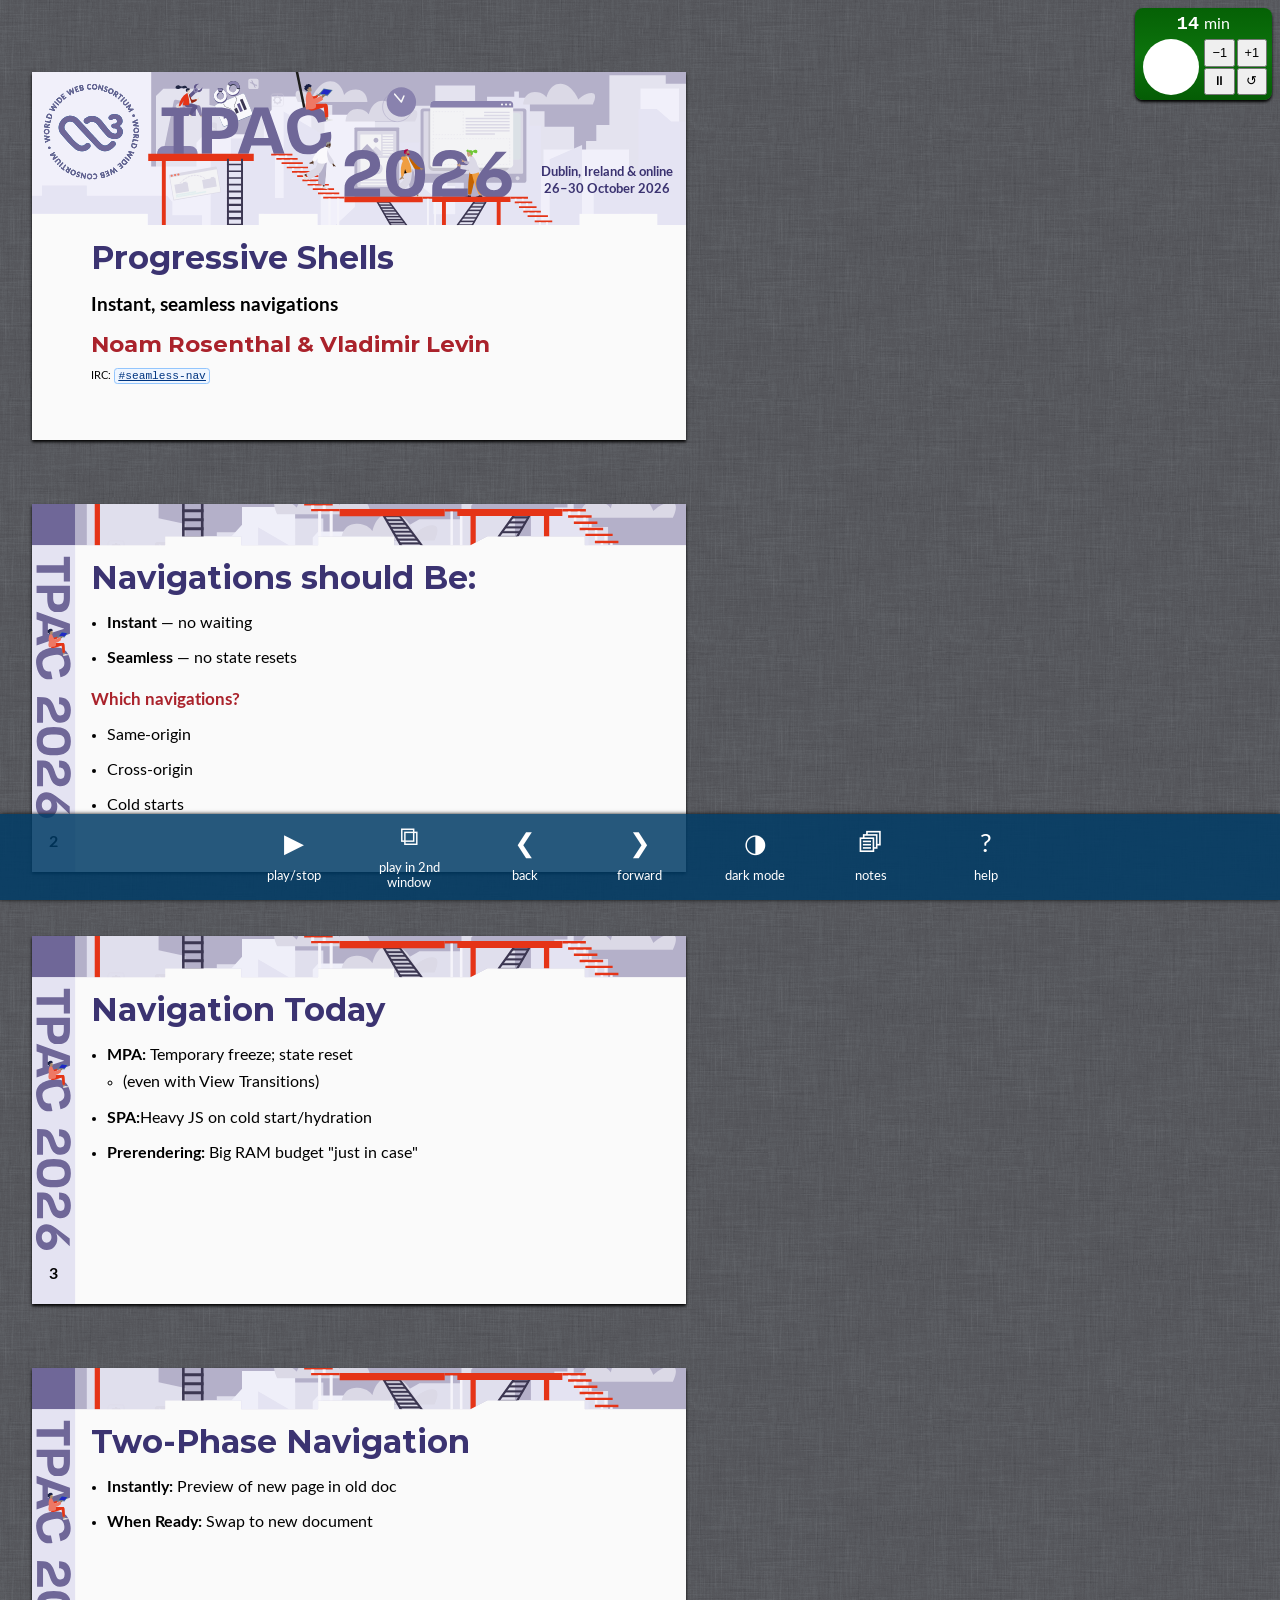
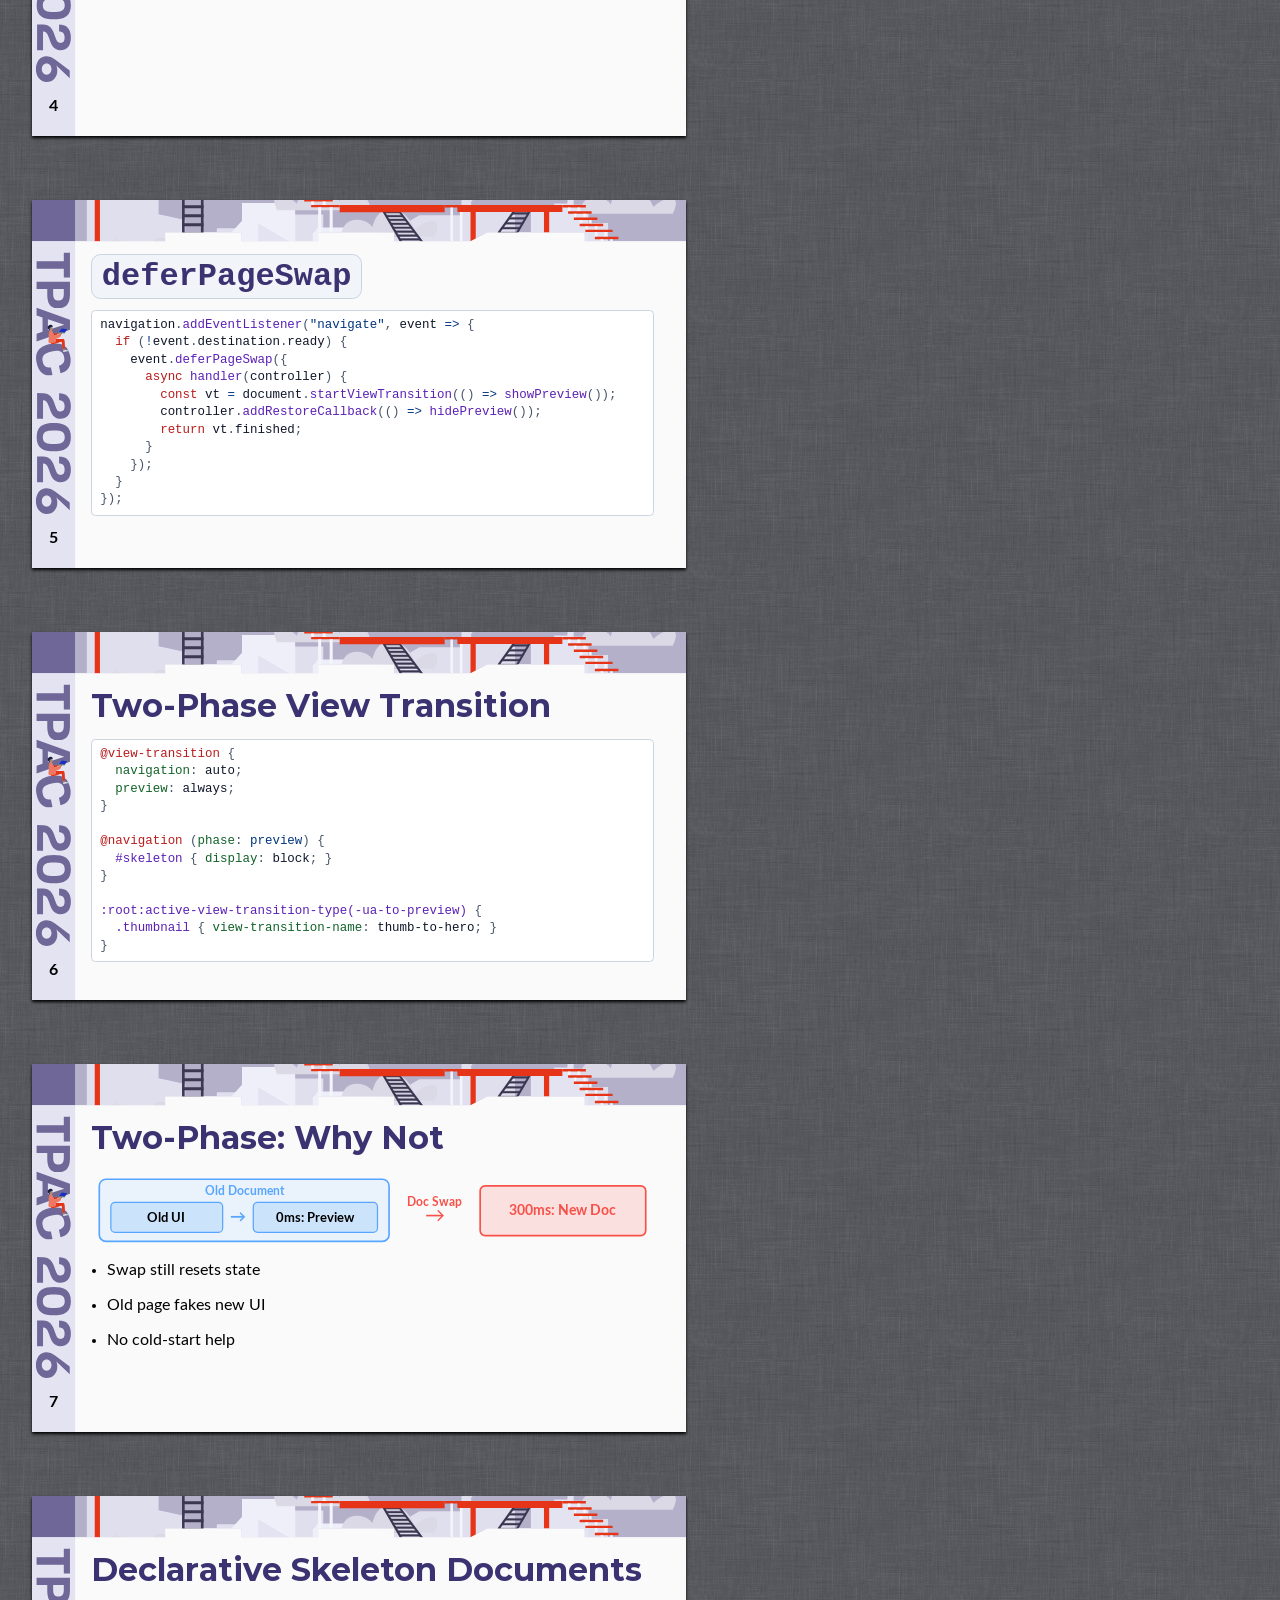
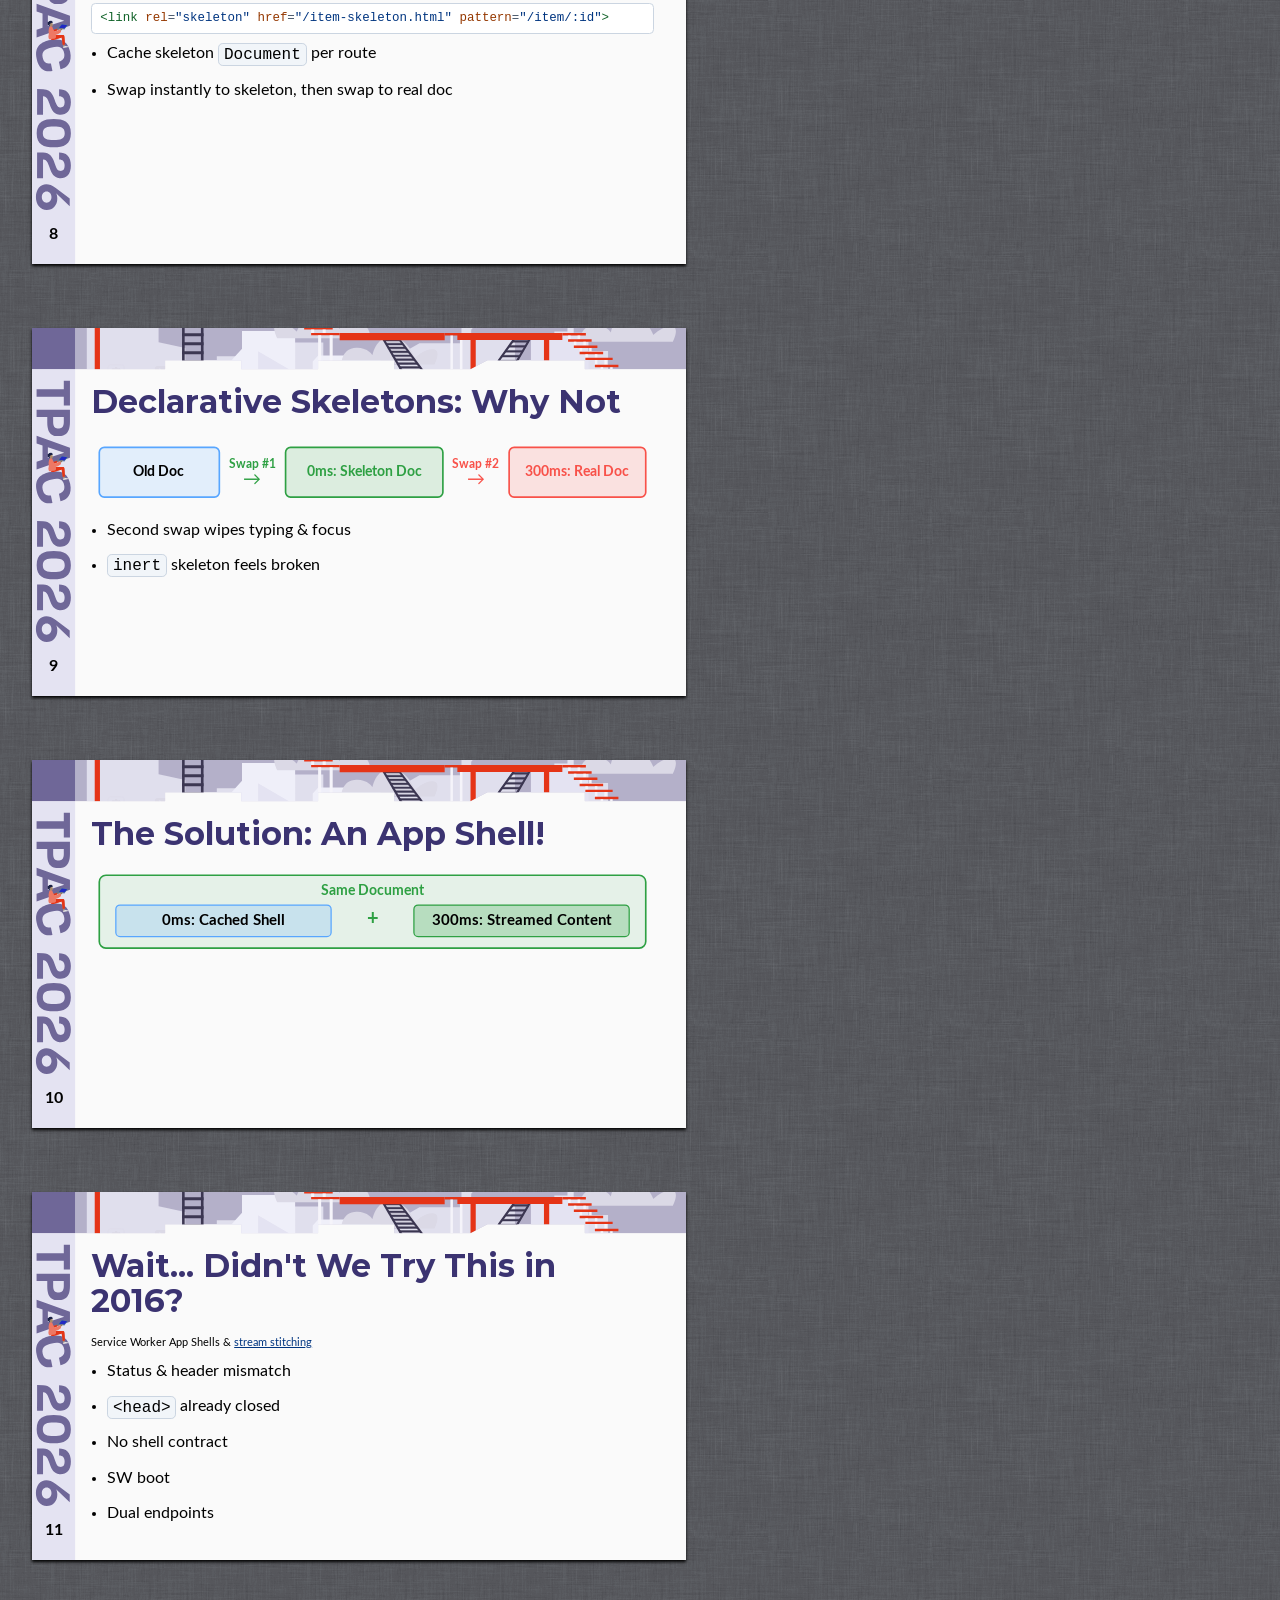
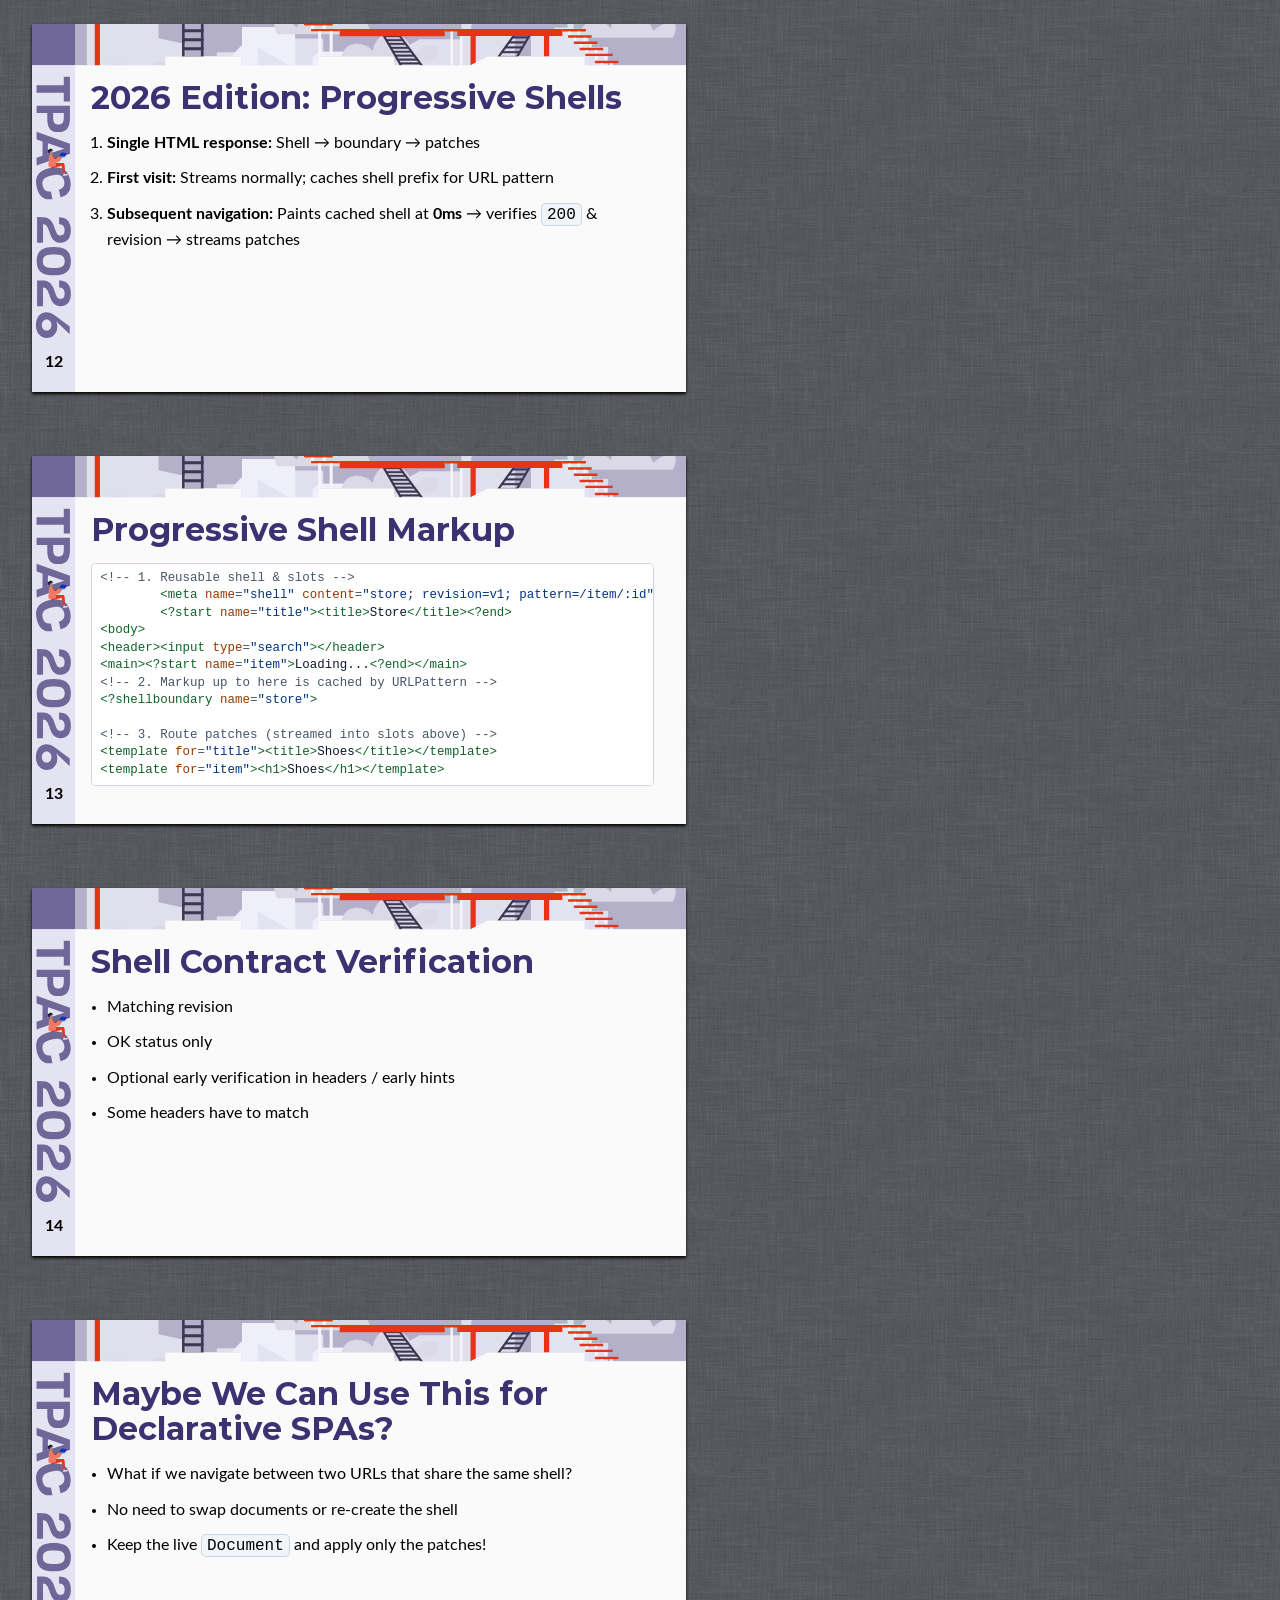
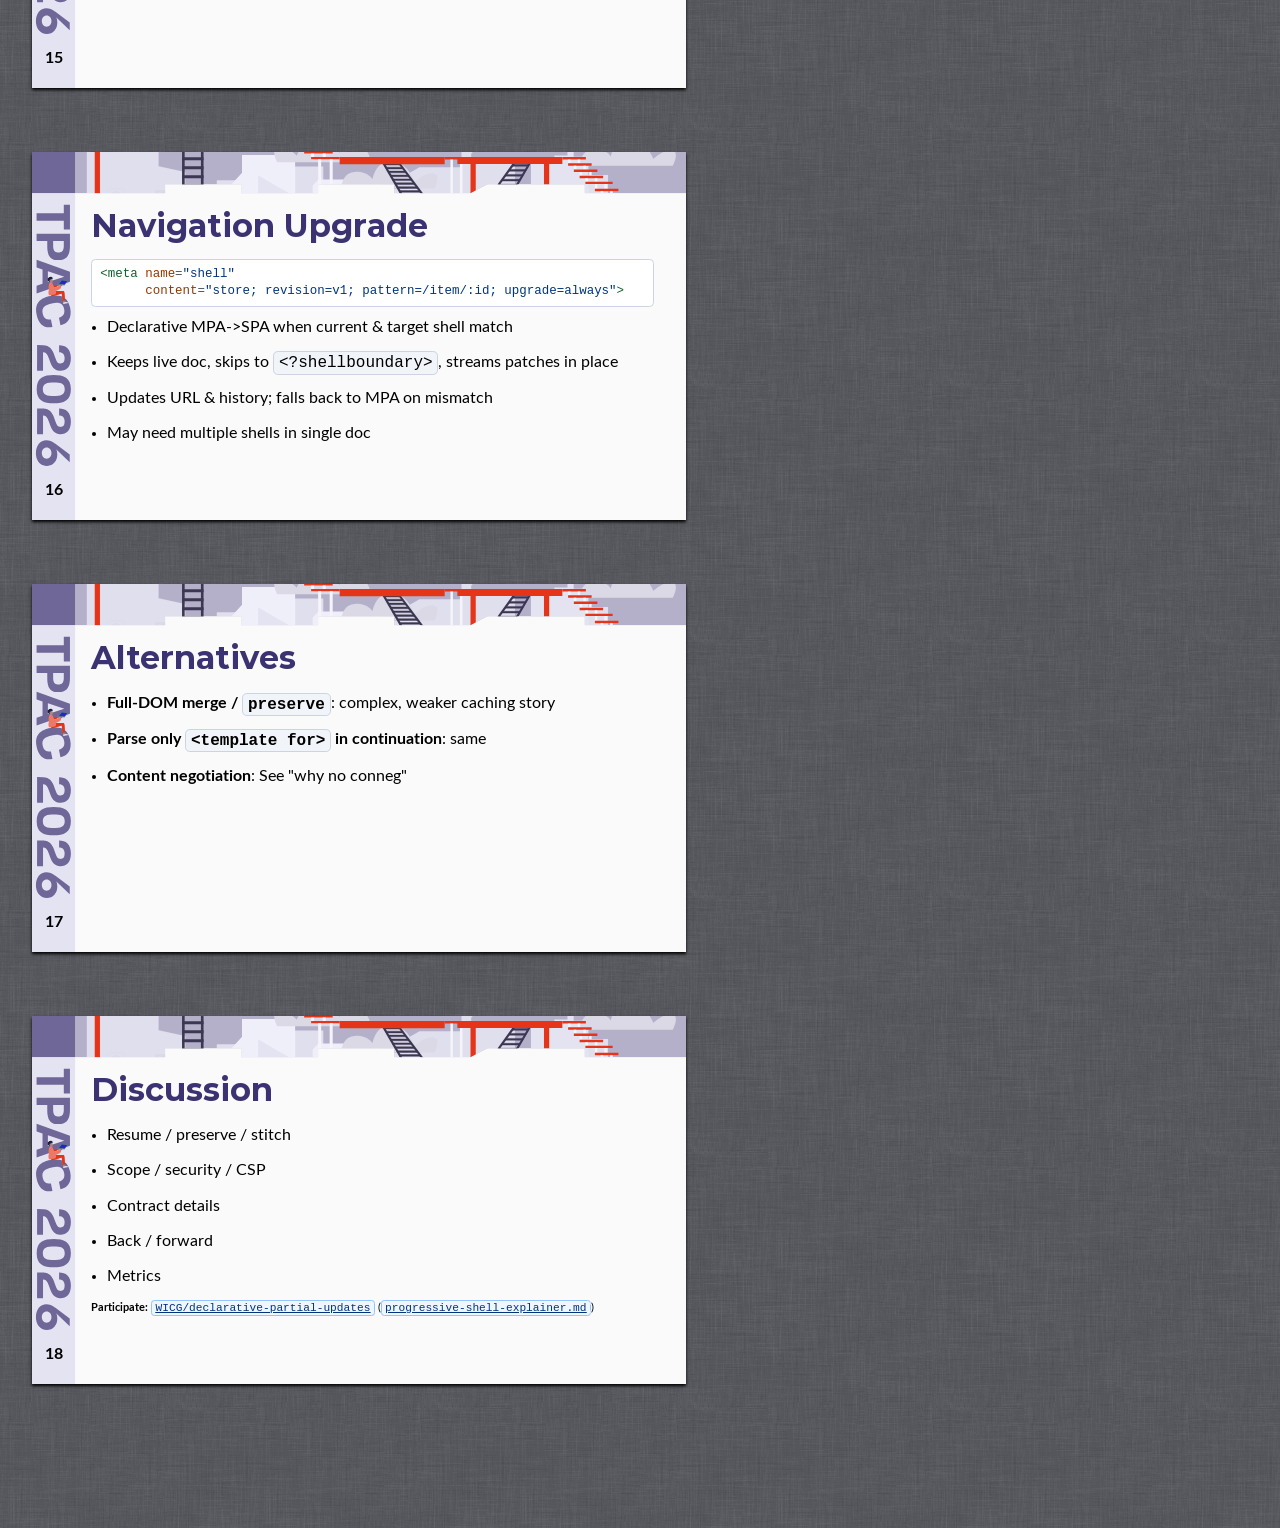
<file: progressive-shell/index.html>
<!DOCTYPE html>
<html lang="en-us">
<head>
  <meta charset="UTF-8">
  <meta content="width=device-width" name="viewport">
  <title>Progressive Shells — TPAC 2026</title>
  <link rel="icon" href="data:image/svg+xml,&lt;svg xmlns='http://www.w3.org/2000/svg' viewBox='0 0 100 100'&gt;&lt;text y='.9em' font-size='90'&gt;🐚&lt;/text&gt;&lt;/svg&gt;">
  <link rel="stylesheet" href="../Templates/slides.css?v=4">
  <script src="../Templates/b6plus.js"></script>
  <script src="../Templates/syntax-highlight.js?v=3"></script>
</head>
<body class="shower fade-in duration=15 hidemouse">

  <div class="progress"></div>
  <div class="clock"></div>
  <div role="region" aria-live="assertive">Leaving slide mode.</div>

  <section class="slide cover clear" id="cover">
    <h1>Progressive Shells</h1>
    <h4>Instant, seamless navigations</h4>
    <address>Noam Rosenthal &amp; Vladimir Levin</address>
    <div class="note">IRC: <a href="https://webirc.w3.org/?channels=seamless-nav"><code>#seamless-nav</code></a></div>
    <p class="event">TPAC 2026<br>
      Dublin, Ireland &amp; online<br>
      26–30 October 2026</p>
  </section>

  <section class="comment">
    <p>Explainer: https://github.com/WICG/declarative-partial-updates/blob/main/progressive-shell-explainer.md. Traces the journey from two-phase view transitions and declarative skeletons to progressive shells.</p>
  </section>

  <section class="slide" id="goal">
    <h2>Navigations should Be:</h2>
    <ul>
      <li><strong>Instant</strong> — no waiting</li>
      <li><strong>Seamless</strong> — no state resets</li>
    </ul>
    <h3>Which navigations?</h3>
    <ul>
      <li>Same-origin</li>
      <li>Cross-origin</li>
      <li>Cold starts</li>
    </ul>
  </section>

  <section class="comment">
    <p>What we want from navigation on the web: instant response (even on cold starts and cross-origin links) and seamless continuity (no state reset).</p>
  </section>

  <section class="slide" id="problem">
    <h2>Navigation Today</h2>
    <ul>
      <li><strong>MPA:</strong> Temporary freeze; state reset
        <ul>
          <li>(even with View Transitions)</li>
        </ul>
      </li>
      <li><strong>SPA:</strong>Heavy JS on cold start/hydration</li>
      <li><strong>Prerendering:</strong> Big RAM budget "just in case"</li>
    </ul>
  </section>

  <section class="comment">
    <p>Today users pay in one of three ways: MPAs freeze while render-blocked and reset all state on swap; SPAs pay a heavy JS tax and are still slow on cold starts; and full-page prerendering requires a big RAM budget "just in case".</p>
  </section>

  <section class="slide" id="two-phase-intro">
    <h2>Two-Phase Navigation</h2>
    <ul>
      <li><strong>Instantly:</strong> Preview of new page in old doc</li>
      <li><strong>When Ready:</strong> Swap to new document</li>
    </ul>
  </section>
  
  <section class="comment">
    <p>First idea we explored: Two-Phase View Transitions—transitioning immediately to a preview state inside the outgoing
      page while the destination page loads in the background, then transitioning from that preview to the new document
      once ready.</p>
  </section>

  <section class="slide" id="two-phase-imperative">
    <h2><code>deferPageSwap</code></h2>
    <syntax-highlight language="js">navigation.addEventListener("navigate", event =&gt; {
  if (!event.destination.ready) {
    event.deferPageSwap({
      async handler(controller) {
        const vt = document.startViewTransition(() =&gt; showPreview());
        controller.addRestoreCallback(() =&gt; hidePreview());
        return vt.finished;
      }
    });
  }
});</syntax-highlight>
  </section>

  <section class="comment">
    <p>Imperative two-phase View Transitions add navigateEvent.deferPageSwap({ historyChange, handler }). When the destination isn't already ready, the outgoing page can run a same-document View Transition into a preview/loading state, register a BFCache/abort restore callback, and hold the cross-document page swap until the transition finishes.</p>
  </section>

  <section class="slide" id="two-phase-declarative">
    <h2>Two-Phase View Transition</h2>
    <syntax-highlight language="css">@view-transition {
  navigation: auto;
  preview: always;
}

@navigation (phase: preview) {
  #skeleton { display: block; }
}

:root:active-view-transition-type(-ua-to-preview) {
  .thumbnail { view-transition-name: thumb-to-hero; }
}</syntax-highlight>
  </section>

  <section class="comment">
    <p>Declarative two-phase View Transitions use @view-transition { navigation: auto; preview: always; }, @navigation (phase: preview), and UA view-transition types (-ua-to-preview, -ua-from-preview) so the outgoing page transitions into a preview state without manual JS or BFCache cleanup callbacks.</p>
  </section>

  <section class="slide" id="two-phase-why-not">
    <h2>Two-Phase: Why Not</h2>
    <svg class="chart" viewBox="0 0 680 95" aria-label="Old Document transitions to Preview then swaps to New Document">
      <rect x="10" y="10" width="350" height="75" rx="8" fill="#58a6ff" fill-opacity="0.1" stroke="#58a6ff" stroke-width="2"/>
      <text x="185" y="29" text-anchor="middle" font-size="12" font-weight="bold" fill="#58a6ff">Old Document</text>

      <rect x="24" y="38" width="135" height="36" rx="5" fill="#58a6ff" fill-opacity="0.2" stroke="#58a6ff" stroke-width="1.5"/>
      <text x="91" y="61" text-anchor="middle" font-size="13" font-weight="bold" fill="currentColor">Old UI</text>

      <text x="178" y="61" text-anchor="middle" font-size="16" font-weight="bold" fill="#58a6ff">→</text>

      <rect x="196" y="38" width="150" height="36" rx="5" fill="#58a6ff" fill-opacity="0.2" stroke="#58a6ff" stroke-width="1.5"/>
      <text x="271" y="61" text-anchor="middle" font-size="13" font-weight="bold" fill="currentColor">0ms: Preview</text>

      <text x="415" y="42" text-anchor="middle" font-size="12" font-weight="bold" fill="#f85149">Doc Swap</text>
      <text x="415" y="62" text-anchor="middle" font-size="20" fill="#f85149">→</text>

      <rect x="470" y="18" width="200" height="60" rx="6" fill="#f85149" fill-opacity="0.15" stroke="#f85149" stroke-width="2"/>
      <text x="570" y="53" text-anchor="middle" font-size="14" font-weight="bold" fill="#f85149">300ms: New Doc</text>
    </svg>
    <ul>
      <li>Swap still resets state</li>
      <li>Old page fakes new UI</li>
      <li>No cold-start help</li>
    </ul>
  </section>

  <section class="comment">
    <p>Whether imperative or declarative, two-phase View Transitions happen on the old Document. The old page has to know how to render the destination's preview UI, it cannot run on cold starts or cross-origin navigations, and when the new Document finally swaps in, any state or input from the preview phase is wiped out.</p>
  </section>

  <section class="slide" id="skeleton-what">
    <h2>Declarative Skeleton Documents</h2>
    <syntax-highlight language="html">&lt;link rel="skeleton" href="/item-skeleton.html" pattern="/item/:id"&gt;</syntax-highlight>
    <ul>
      <li>Cache skeleton <code>Document</code> per route</li>
      <li>Swap instantly to skeleton, then swap to real doc</li>
    </ul>
  </section>

  <section class="comment">
    <p>Declarative Skeleton Documents flip ownership to the destination route: the browser caches a lightweight skeleton Document for a URL pattern, swaps to it at 0ms when navigation starts (even from the omnibox or cross-origin), and then swaps to the real Document when it finishes loading.</p>
  </section>

  <section class="slide" id="skeleton-why-not">
    <h2>Declarative Skeletons: Why Not</h2>
    <svg class="chart" viewBox="0 0 680 90" aria-label="Old Document swaps to Skeleton Document then swaps again to Real Document">
      <rect x="10" y="15" width="145" height="60" rx="6" fill="#58a6ff" fill-opacity="0.15" stroke="#58a6ff" stroke-width="2"/>
      <text x="82" y="50" text-anchor="middle" font-size="14" font-weight="bold" fill="currentColor">Old Doc</text>

      <text x="195" y="40" text-anchor="middle" font-size="12" font-weight="bold" fill="#2ea043">Swap #1</text>
      <text x="195" y="60" text-anchor="middle" font-size="18" fill="#2ea043">→</text>

      <rect x="235" y="15" width="190" height="60" rx="6" fill="#2ea043" fill-opacity="0.15" stroke="#2ea043" stroke-width="2"/>
      <text x="330" y="50" text-anchor="middle" font-size="14" font-weight="bold" fill="#2ea043">0ms: Skeleton Doc</text>

      <text x="465" y="40" text-anchor="middle" font-size="12" font-weight="bold" fill="#f85149">Swap #2</text>
      <text x="465" y="60" text-anchor="middle" font-size="18" fill="#f85149">→</text>

      <rect x="505" y="15" width="165" height="60" rx="6" fill="#f85149" fill-opacity="0.15" stroke="#f85149" stroke-width="2"/>
      <text x="587" y="50" text-anchor="middle" font-size="14" font-weight="bold" fill="#f85149">300ms: Real Doc</text>
    </svg>
    <ul>
      <li>Second swap wipes typing &amp; focus</li>
      <li><code>inert</code> skeleton feels broken</li>
    </ul>
  </section>

  <section class="comment">
    <p>Pre-rendering a reusable skeleton Document solves cold starts and lets the destination route define its own skeleton. But it introduces a double-swap trap: the user sees an interactive-looking skeleton at 0ms, starts typing in the search bar or scrolling, and 300ms later the real Document swaps in and wipes their interaction!</p>
  </section>

  <section class="slide" id="insight">
    <h2>The Solution: An App Shell!</h2>
    <svg class="chart" viewBox="0 0 680 110" aria-label="Single Document with 0ms shell and streamed content">
      <rect x="10" y="10" width="660" height="88" rx="8" fill="#2ea043" fill-opacity="0.1" stroke="#2ea043" stroke-width="2"/>
      <text x="340" y="34" text-anchor="middle" font-size="14" font-weight="bold" fill="#2ea043">Same Document</text>

      <rect x="30" y="46" width="260" height="38" rx="5" fill="#58a6ff" fill-opacity="0.2" stroke="#58a6ff" stroke-width="1.5"/>
      <text x="160" y="70" text-anchor="middle" font-size="15" font-weight="bold" fill="currentColor">0ms: Cached Shell</text>

      <text x="340" y="70" text-anchor="middle" font-size="20" font-weight="bold" fill="#2ea043">+</text>

      <rect x="390" y="46" width="260" height="38" rx="5" fill="#2ea043" fill-opacity="0.25" stroke="#2ea043" stroke-width="1.5"/>
      <text x="520" y="70" text-anchor="middle" font-size="15" font-weight="bold" fill="currentColor">300ms: Streamed Content</text>
    </svg>
  </section>

  <section class="comment">
    <p>Instead of two separate Documents (skeleton + full page), paint the cached shell at 0ms and stream the content right into the same Document.</p>
  </section>

  <section class="slide" id="sw-history">
    <h2>Wait... Didn't We Try This in 2016?</h2>
    <p class="note">Service Worker App Shells &amp; <a href="https://jakearchibald.com/2016/streams-ftw/">stream stitching</a></p>
    <ul>
      <li>Status & header mismatch</li>
      <li><code>&lt;head&gt;</code> already closed</li>
      <li>No shell contract</li>
      <li>SW boot</li>
      <li>Dual endpoints</li>
    </ul>
  </section>

  <section class="comment">
    <p>Why didn't 2016 Service Worker stream stitching take off? (1) respondWith(new Response(stream)) committed 200 OK and CSP at 0ms before talking to the server—so 302 login redirects, 404s, and CSP changes broke; (2) without out-of-order &lt;template for&gt;, &lt;head&gt; had to close before the body stream started, so page-specific &lt;title&gt; or CSS couldn't go in &lt;head&gt;; (3) v1 cached shells stitched with v2 server fragments; (4) you paid 50-150ms SW wakeup latency and maintained two endpoints per URL; and (5) clicking between items still tore down the Document.</p>
  </section>

  <section class="slide" id="flow">
    <h2>2026 Edition: Progressive Shells</h2>
    <ol>
      <li><strong>Single HTML response:</strong> Shell → boundary → patches
      </li>
      <li><strong>First visit:</strong> Streams normally; caches shell prefix for URL pattern</li>
      <li><strong>Subsequent navigation:</strong> Paints cached shell at <strong>0ms</strong> → verifies <code>200</code>
        &amp;
        revision → streams patches</li>
    </ol>
    </section>
    
    <section class="comment">
      <p>Before looking at the markup, here is the end-to-end flow: the server sends one normal HTML stream split by
        &lt;?shellboundary&gt; into a reusable shell prefix and route-specific &lt;template for&gt; patches. On first visit
        it renders as a normal streaming page and caches the prefix. On cold navigations it paints the cached shell at 0ms
        and streams the patches after the boundary; on warm navigations it keeps the current Document and applies only the
        patches after the boundary.</p>
    </section>
    <section class="slide" id="proposal">
      <h2>Progressive Shell Markup</h2>
      <syntax-highlight language="html">&lt;!-- 1. Reusable shell &amp; slots --&gt;
        &lt;meta name="shell" content="store; revision=v1; pattern=/item/:id"&gt;
        &lt;?start name="title"&gt;&lt;title&gt;Store&lt;/title&gt;&lt;?end&gt;
&lt;body&gt;
&lt;header&gt;&lt;input type="search"&gt;&lt;/header&gt;
&lt;main&gt;&lt;?start name="item"&gt;Loading...&lt;?end&gt;&lt;/main&gt;
&lt;!-- 2. Markup up to here is cached by URLPattern --&gt;
&lt;?shellboundary name="store"&gt;

&lt;!-- 3. Route patches (streamed into slots above) --&gt;
&lt;template for="title"&gt;&lt;title&gt;Shoes&lt;/title&gt;&lt;/template&gt;
&lt;template for="item"&gt;&lt;h1&gt;Shoes&lt;/h1&gt;&lt;/template&gt;</syntax-highlight>
  </section>

  <section class="comment">
    <p>One standard HTML file works everywhere: on first visit it streams normally and caches the shell prefix up to &lt;?shellboundary&gt; (which must be a direct child of &lt;body&gt; or &lt;head&gt;). Out-of-order &lt;template for&gt; patches &lt;head&gt; and &lt;main&gt;, and the browser natively checks revision and status before splicing.</p>
  </section>

  <section class="slide" id="cold-start-verification">
    <h2>Shell Contract Verification</h2>
    <ul>
      <li>Matching revision</li>
      <li>OK status only</li>
      <li>Optional early verification in headers / early hints</li>
      <li>Some headers have to match</li>
    </ul>
  </section>

  <section class="comment">
    <p>At 0ms, the cached shell paints under its cached CSP. When response headers and &lt;meta name="shell"&gt; arrive: if
      status is 200 and revision + CSP match, skip the prefix and stream &lt;template for&gt; patches. On 302, 404, or
      revision/CSP mismatch, fall back to a normal MPA load. Servers can verify even earlier with 103 Early Hints or a
      lightweight HEAD check.</p>
  </section>

  <section class="slide" id="declarative-spa">
    <h2>Maybe We Can Use This for Declarative SPAs?</h2>
    <ul>
      <li>What if we navigate between two URLs that share the same shell?</li>
      <li>No need to swap documents or re-create the shell</li>
      <li>Keep the live <code>Document</code> and apply only the patches!</li>
    </ul>
  </section>

  <section class="comment">
    <p>Once a page is already split into a reusable shell prefix and route-specific &lt;template for&gt; patches, what
      happens when the user clicks from /item/1 to /item/2 while that shell is already live? We don't need to swap
      documents at all—we can use the exact same HTML file for a declarative SPA navigation!</p>
  </section>

  <section class="slide" id="navigation-upgrade">
    <h2>Navigation Upgrade</h2>
    <syntax-highlight language="html">&lt;meta name="shell"
      content="store; revision=v1; pattern=/item/:id; upgrade=always"&gt;</syntax-highlight>
    <ul>
      <li>Declarative MPA->SPA when current &amp; target shell match</li>
      <li>Keeps live doc, skips to <code>&lt;?shellboundary&gt;</code>, streams patches in place</li>
      <li>Updates URL &amp; history; falls back to MPA on mismatch</li>
      <li>May need multiple shells in single doc</li>
    </ul>
  </section>

  <section class="comment">
    <p>Adding upgrade=always opts into Navigation Upgrade: when navigating between two URLs with the same active shell,
      the browser intercepts the navigation into a same-document navigation (like a declarative
      navigateEvent.intercept()), skips the response prefix up to &lt;?shellboundary&gt;, and streams the &lt;template
      for&gt; patches into the live Document.</p>
  </section>

  <section class="slide" id="alternatives">
    <h2>Alternatives</h2>
    <ul>
      <li><strong>Full-DOM merge / <code>preserve</code></strong>: complex, weaker caching story</li>
      <li><strong>Parse only <code>&lt;template for&gt;</code> in continuation</strong>: same</li>
      <li><strong>Content negotiation</strong>: See "why no conneg"</li>
    </ul>
  </section>
  
  <section class="comment">
    <p>How does this compare to nearby alternatives? (1) DOM merging / preserve attributes keep islands alive across
      navigations, but don't give you a 0ms cached shell on cold starts and still require parsing and reconciling the
      entire outer document; (2) simply parsing only &lt;template for&gt; tags from the stream without
      &lt;?shellboundary&gt; doesn't tell the browser what prefix to cache as the shell on first visit (or distinguish
      shell-level templates from route patches); and (3) relying on HTTP content negotiation to return only the shell or
      only the continuation from the same URL breaks static hosting, creates Vary/CDN cache-poisoning bugs (e.g. serving
      raw patches on hard reload), and forces servers to maintain two endpoints—whereas in-band &lt;?shellboundary&gt;
      works from a single cacheable HTML file (with Sec-Active-Shell as an optional byte-saving hint).</p>
  </section>

  <section class="slide final" id="discussion">
    <h2>Discussion</h2>
    <ul>
      <li>Resume / preserve / stitch</li>
      <li>Scope / security / CSP</li>
      <li>Contract details</li>
      <li>Back / forward</li>
      <li>Metrics</li>
    </ul>
    <p class="note"><strong>Participate:</strong> <a href="https://github.com/WICG/declarative-partial-updates"><code>WICG/declarative-partial-updates</code></a> (<a href="https://github.com/WICG/declarative-partial-updates/blob/main/progressive-shell-explainer.md"><code>progressive-shell-explainer.md</code></a>)</p>
  </section>

  <section class="comment">
    <p>Discussion topics: (1) Security: path-prefix scoping and matching CSP/COOP/COEP headers (falling back to MPA on mismatch); (2) Session history: Back/Forward and BFCache across upgraded navigations; (3) Analytics &amp; Web Vitals: hard vs. soft navigation reporting; (4) Flash of wrong user state: auth/personalization drift in cached shells; and (5) Integration with Navigation API and View Transitions.</p>
  </section>

</body>
</html>
</file>
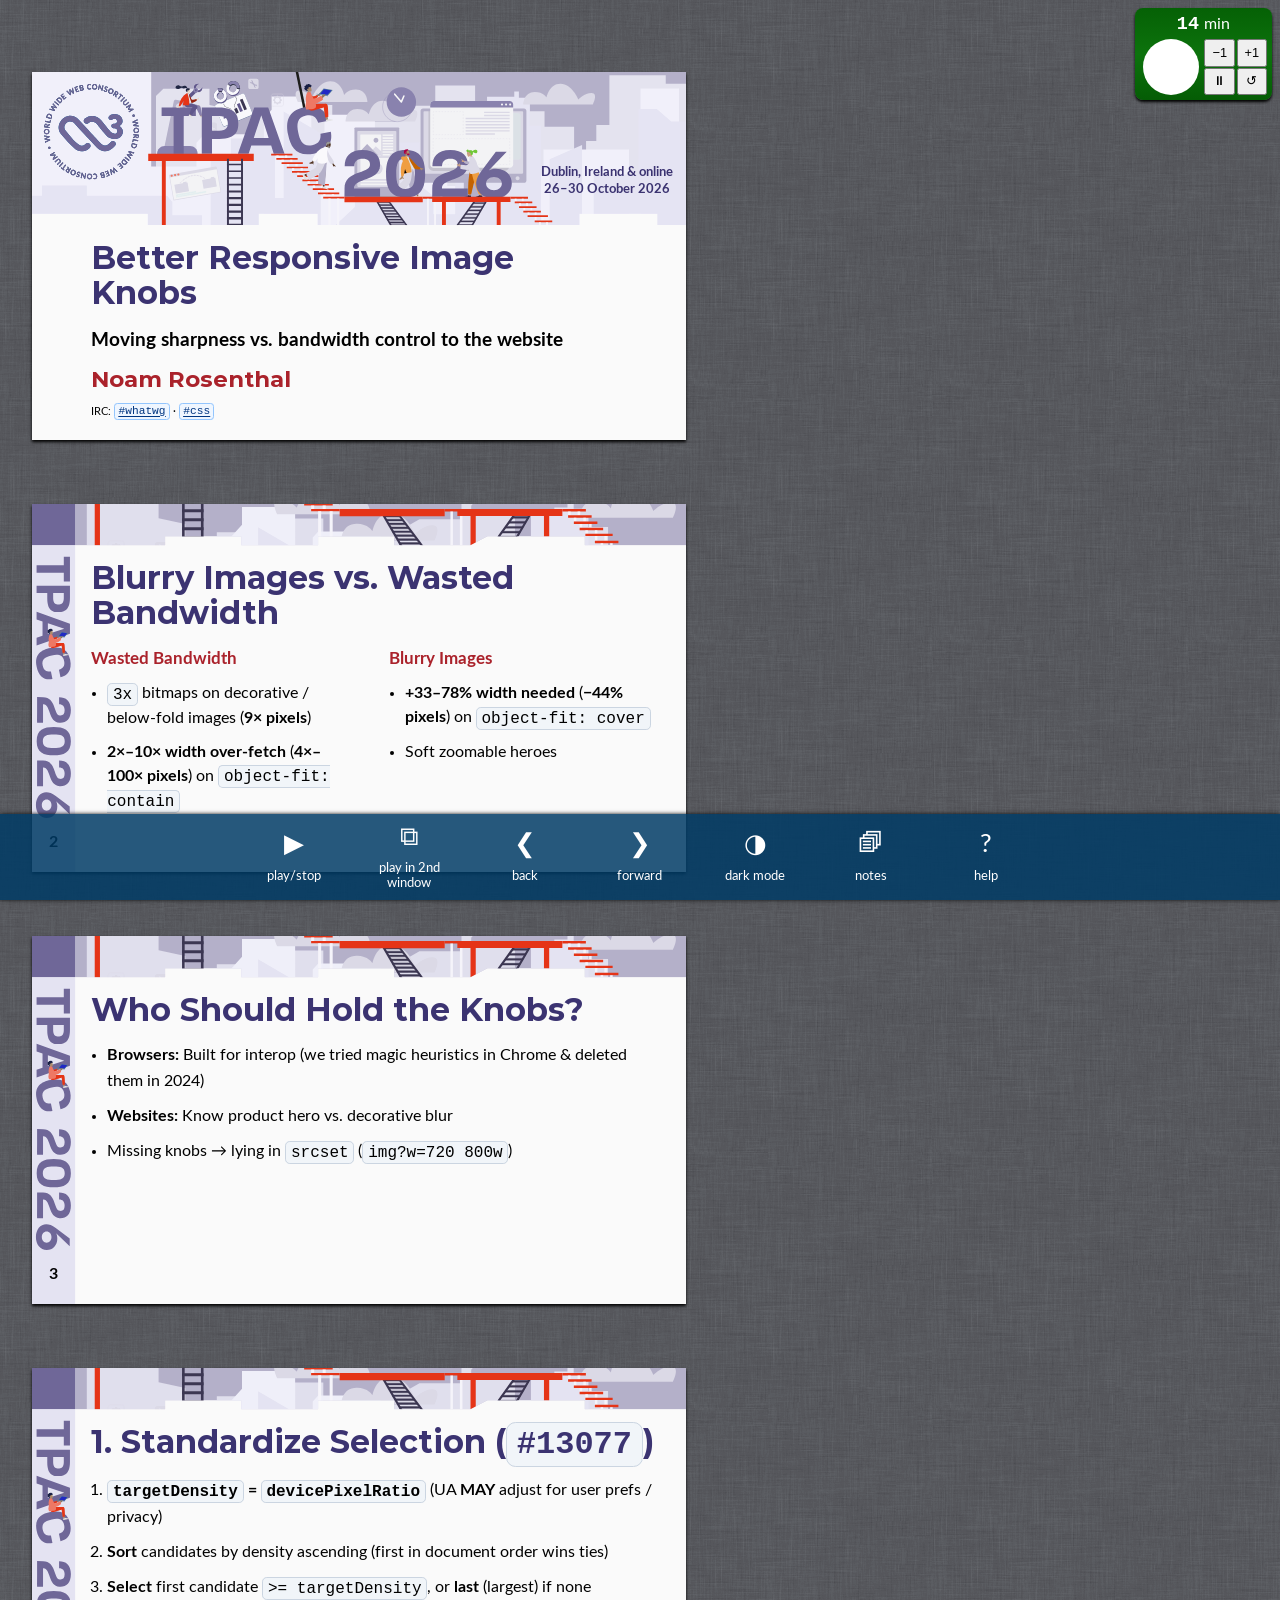
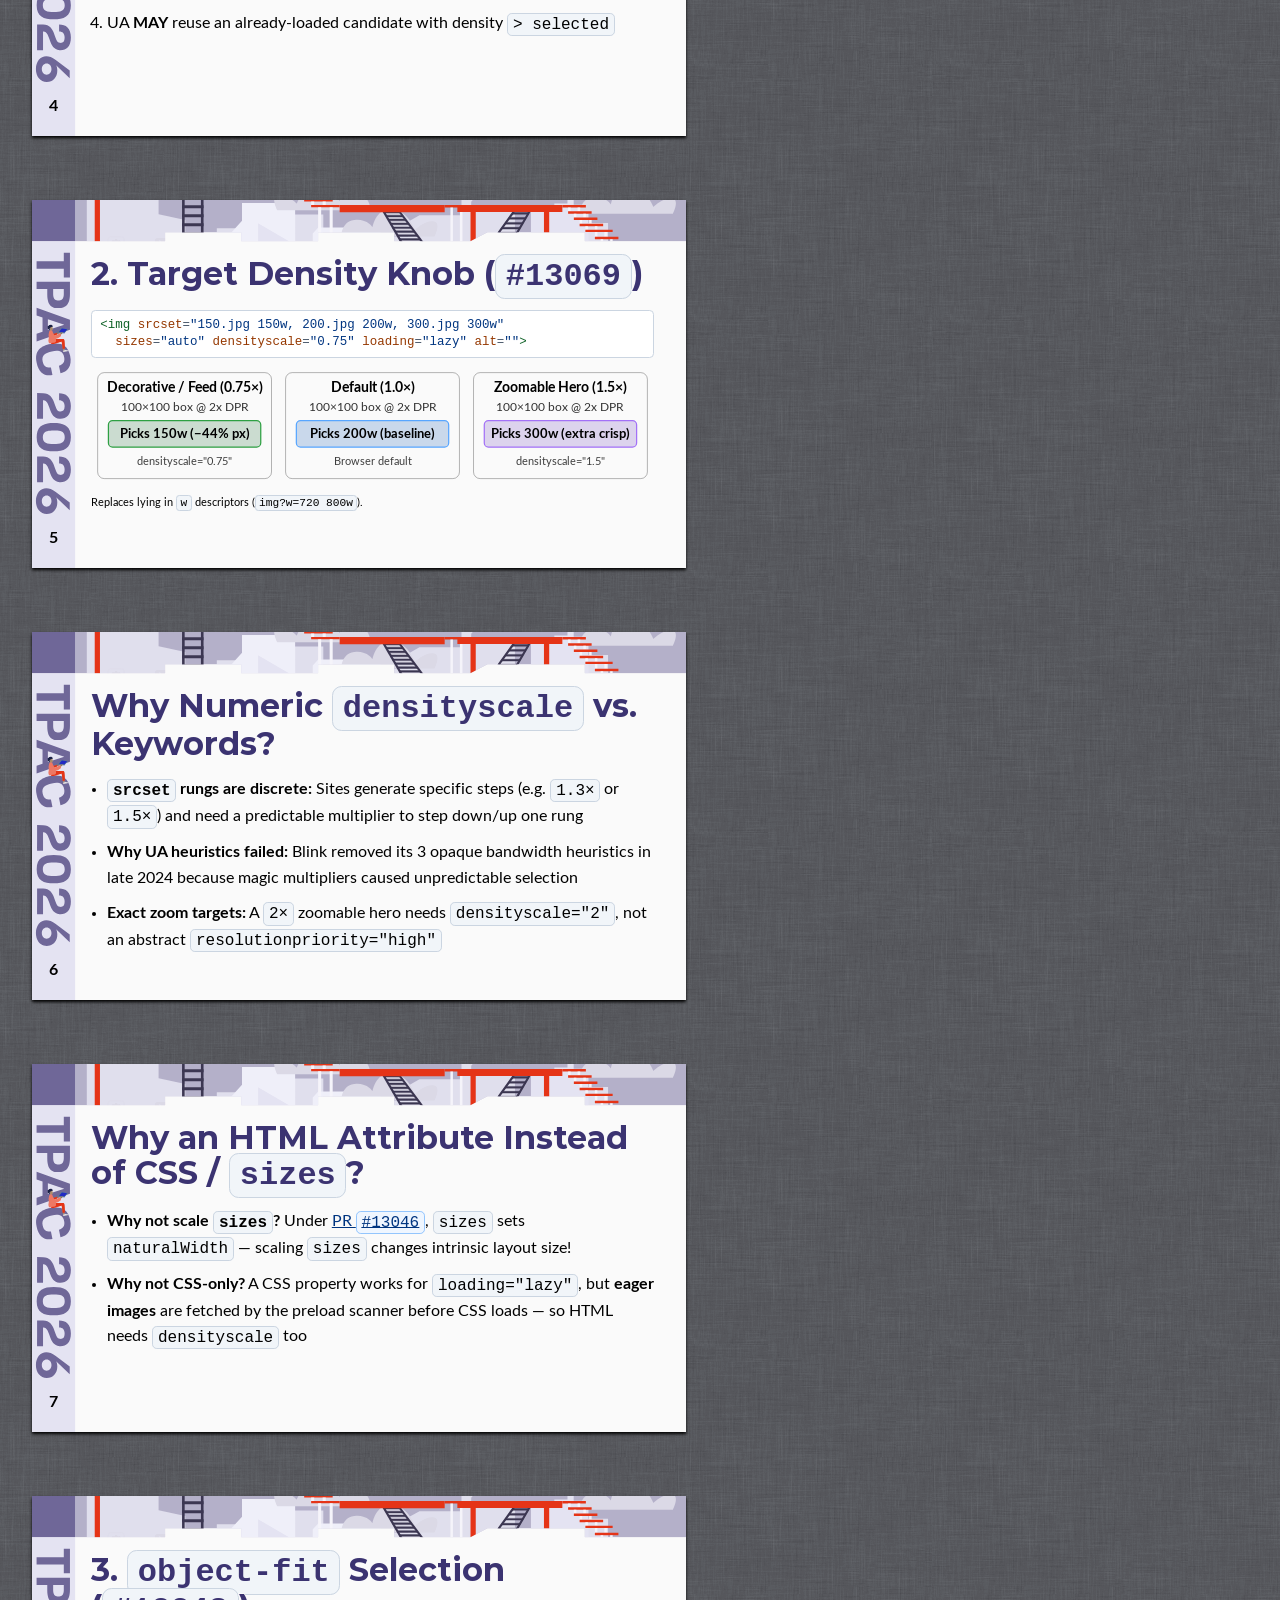
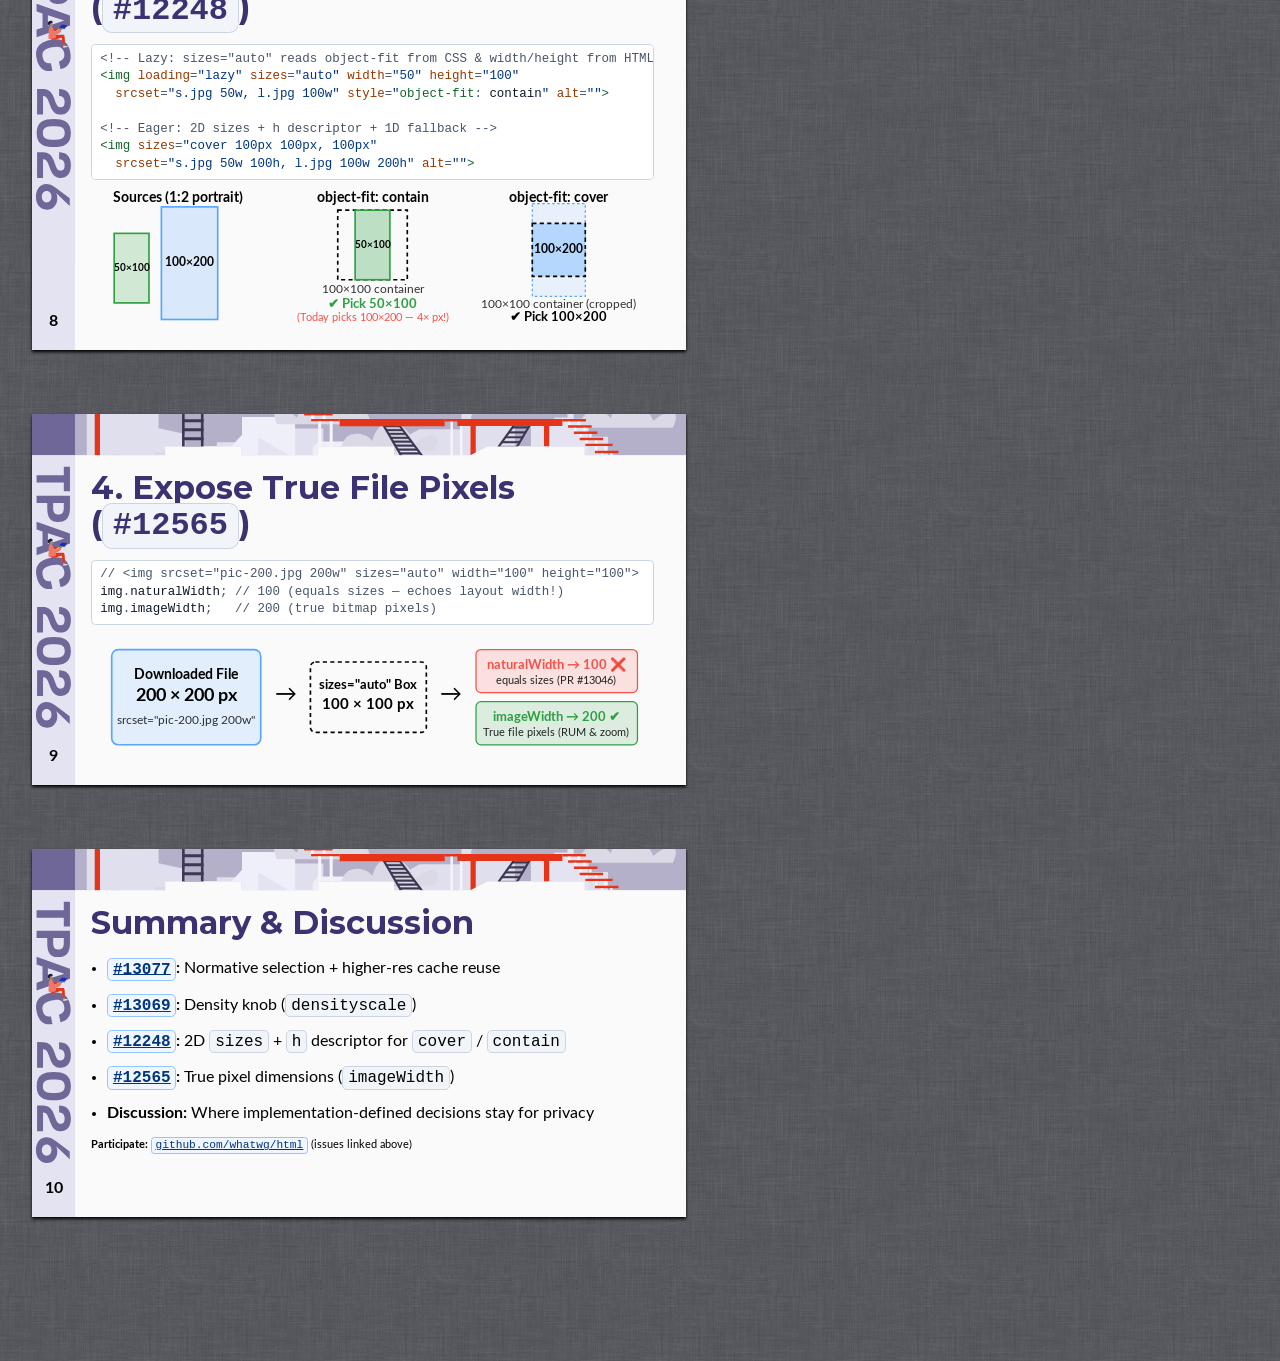
<file: responsive-images/index.html>
<!DOCTYPE html>
<html lang="en-us">
<head>
  <meta charset="UTF-8">
  <meta content="width=device-width" name="viewport">
  <title>Better Responsive Image Knobs — TPAC 2026</title>
  <link rel="icon" href="data:image/svg+xml,&lt;svg xmlns='http://www.w3.org/2000/svg' viewBox='0 0 100 100'&gt;&lt;text y='.9em' font-size='90'&gt;🖼️&lt;/text&gt;&lt;/svg&gt;">
  <link rel="stylesheet" href="../Templates/slides.css?v=4">
  <script src="../Templates/b6plus.js"></script>
  <script src="../Templates/syntax-highlight.js?v=3"></script>
</head>
<body class="shower fade-in duration=15 hidemouse">

  <div class="progress"></div>
  <div class="clock"></div>
  <div role="region" aria-live="assertive">Leaving slide mode.</div>

  <section class="slide cover clear" id="cover">
    <h1>Better Responsive Image Knobs</h1>
    <h4>Moving sharpness vs. bandwidth control to the website</h4>
    <address>Noam Rosenthal</address>
    <div class="note">IRC: <a href="https://webirc.w3.org/?channels=whatwg"><code>#whatwg</code></a> · <a href="https://webirc.w3.org/?channels=css"><code>#css</code></a></div>
    <p class="event">TPAC 2026<br>
      Dublin, Ireland &amp; online<br>
      26–30 October 2026</p>
  </section>

  <section class="comment">
    <p>Explainer: https://github.com/noamr/explainers/blob/main/responsive-images-explainer.md. Covers WHATWG HTML issues #13077, #13069, #12248 (PR #13053), and #12565 (motivated by PR #13046 making naturalWidth = sourceSize).</p>
  </section>

  <section class="slide" id="user-problem">
    <h2>Blurry Images vs. Wasted Bandwidth</h2>
    <div class="columns">
      <div>
        <h3>Wasted Bandwidth</h3>
        <ul>
          <li><code>3x</code> bitmaps on decorative / below-fold images (<strong>9× pixels</strong>)</li>
          <li><strong>2×–10× width over-fetch</strong> (<strong>4×–100× pixels</strong>) on <code>object-fit: contain</code></li>
        </ul>
      </div>
      <div>
        <h3>Blurry Images</h3>
        <ul>
          <li><strong>+33–78% width needed</strong> (<strong>−44% pixels</strong>) on <code>object-fit: cover</code></li>
          <li>Soft zoomable heroes</li>
        </ul>
      </div>
    </div>
  </section>

  <section class="comment">
    <p>Every responsive image trades off sharpness against bandwidth. Today users regularly get the worst of both worlds: wasted megabytes on decorative backdrops and letterboxed banners, and blurry images on square object-fit: cover cards and zoomable hero photos.</p>
  </section>

  <section class="slide" id="theme">
    <h2>Who Should Hold the Knobs?</h2>
    <ul>
      <li><strong>Browsers:</strong> Built for interop (we tried magic heuristics in Chrome &amp; deleted them in 2024)</li>
      <li><strong>Websites:</strong> Know product hero vs. decorative blur</li>
      <li>Missing knobs → lying in <code>srcset</code> (<code>img?w=720 800w</code>)</li>
    </ul>
  </section>

  <section class="comment">
    <p>In 2014 the spec left source selection "implementation-defined" so UAs could guess bandwidth heuristics. Over a decade we learned UAs are built for interop—they can't know if an image is a conversion-critical product photo or a decorative backdrop. And when a direct knob is missing, developers bend existing attributes backwards (like lying in w descriptors), creating subtle footguns.</p>
  </section>

  <section class="slide" id="issue-13077">
    <h2>1. Standardize Selection (<code>#13077</code>)</h2>
    <ol>
      <li><strong><code>targetDensity</code> = <code>devicePixelRatio</code></strong> (UA <strong>MAY</strong> adjust for user prefs / privacy)</li>
      <li><strong>Sort</strong> candidates by density ascending (first in document order wins ties)</li>
      <li><strong>Select</strong> first candidate <code>&gt;= targetDensity</code>, or <strong>last</strong> (largest) if none</li>
      <li>UA <strong>MAY</strong> reuse an already-loaded candidate with density <code>&gt; selected</code></li>
    </ol>
  </section>

  <section class="comment">
    <p>Since late 2024, WebKit, Gecko, and Blink all use the same selection algorithm: sort ascending, pick the first candidate &gt;= targetDensity, or the largest if none. We can spec this normatively, with explicit MAY allowances for user preference/privacy DPR adjustments and Chrome's cache reuse of already-loaded higher-res candidates.</p>
  </section>

  <section class="slide" id="issue-13069">
    <h2>2. Target Density Knob (<code>#13069</code>)</h2>
    <syntax-highlight language="html">&lt;img srcset="150.jpg 150w, 200.jpg 200w, 300.jpg 300w"
  sizes="auto" densityscale="0.75" loading="lazy" alt=""&gt;</syntax-highlight>
    <svg class="chart" viewBox="0 0 680 145" aria-label="Target density knob chart for a 100x100 box on 2x DPR">
      <rect x="8" y="8" width="210" height="128" rx="8" fill="none" stroke="currentColor" stroke-opacity="0.35"/>
      <text x="113" y="32" text-anchor="middle" font-size="14" font-weight="bold" fill="currentColor">Decorative / Feed (0.75×)</text>
      <text x="113" y="54" text-anchor="middle" font-size="12" fill="currentColor" opacity="0.8">100×100 box @ 2x DPR</text>
      <rect x="21" y="66" width="184" height="32" rx="5" fill="#116329" fill-opacity="0.2" stroke="#2ea043" stroke-width="1.5"/>
      <text x="113" y="87" text-anchor="middle" font-size="13" font-weight="bold" fill="currentColor">Picks 150w (−44% px)</text>
      <text x="113" y="120" text-anchor="middle" font-size="11" fill="currentColor" opacity="0.75">densityscale="0.75"</text>

      <rect x="235" y="8" width="210" height="128" rx="8" fill="none" stroke="currentColor" stroke-opacity="0.35"/>
      <text x="340" y="32" text-anchor="middle" font-size="14" font-weight="bold" fill="currentColor">Default (1.0×)</text>
      <text x="340" y="54" text-anchor="middle" font-size="12" fill="currentColor" opacity="0.8">100×100 box @ 2x DPR</text>
      <rect x="248" y="66" width="184" height="32" rx="5" fill="#0550ae" fill-opacity="0.2" stroke="#58a6ff" stroke-width="1.5"/>
      <text x="340" y="87" text-anchor="middle" font-size="13" font-weight="bold" fill="currentColor">Picks 200w (baseline)</text>
      <text x="340" y="120" text-anchor="middle" font-size="11" fill="currentColor" opacity="0.75">Browser default</text>

      <rect x="462" y="8" width="210" height="128" rx="8" fill="none" stroke="currentColor" stroke-opacity="0.35"/>
      <text x="567" y="32" text-anchor="middle" font-size="14" font-weight="bold" fill="currentColor">Zoomable Hero (1.5×)</text>
      <text x="567" y="54" text-anchor="middle" font-size="12" fill="currentColor" opacity="0.8">100×100 box @ 2x DPR</text>
      <rect x="475" y="66" width="184" height="32" rx="5" fill="#6639ba" fill-opacity="0.2" stroke="#a371f7" stroke-width="1.5"/>
      <text x="567" y="87" text-anchor="middle" font-size="13" font-weight="bold" fill="currentColor">Picks 300w (extra crisp)</text>
      <text x="567" y="120" text-anchor="middle" font-size="11" fill="currentColor" opacity="0.75">densityscale="1.5"</text>
    </svg>
    <p class="note">Replaces lying in <code>w</code> descriptors (<code>img?w=720 800w</code>).</p>
  </section>

  <section class="comment">
    <p>Because lying in sizes breaks sizes="auto", production sites like Airbnb literally lie in their w descriptors (writing 800w for a 720px file), which breaks CDN cache sharing and 2D aspect ratios. A densityscale knob gives sites direct control.</p>
  </section>

  <section class="slide" id="densityscale-vs-keywords">
    <h2>Why Numeric <code>densityscale</code> vs. Keywords?</h2>
    <ul>
      <li><strong><code>srcset</code> rungs are discrete:</strong> Sites generate specific steps (e.g. <code>1.3×</code> or <code>1.5×</code>) and need a predictable multiplier to step down/up one rung</li>
      <li><strong>Why UA heuristics failed:</strong> Blink removed its 3 opaque bandwidth heuristics in late 2024 because magic multipliers caused unpredictable selection</li>
      <li><strong>Exact zoom targets:</strong> A <code>2×</code> zoomable hero needs <code>densityscale="2"</code>, not an abstract <code>resolutionpriority="high"</code></li>
    </ul>
  </section>

  <section class="comment">
    <p>Why a numeric multiplier (densityscale="0.75") rather than semantic keywords like resolutionpriority="low | high"? Because srcset candidates are discrete rungs chosen by the site's image CDN, a vague "low" keyword with a UA-invented multiplier either misses the rung entirely or drops two rungs unexpectedly. And for zoomable images, the author knows the exact zoom factor (e.g. 2x).</p>
  </section>

  <section class="slide" id="why-html-attribute">
    <h2>Why an HTML Attribute Instead of CSS / <code>sizes</code>?</h2>
    <ul>
      <li><strong>Why not scale <code>sizes</code>?</strong> Under <a href="https://github.com/whatwg/html/pull/13046">PR <code>#13046</code></a>, <code>sizes</code> sets <code>naturalWidth</code> — scaling <code>sizes</code> changes intrinsic layout size!</li>
      <li><strong>Why not CSS-only?</strong> A CSS property works for <code>loading="lazy"</code>, but <strong>eager images</strong> are fetched by the preload scanner before CSS loads — so HTML needs <code>densityscale</code> too</li>
    </ul>
  </section>

  <section class="comment">
    <p>Two common questions: (1) Why not just write sizes="75px" on a 100px image? Because with w descriptors (and PR #13046), sizes determines the image's naturalWidth and intrinsic layout size. (2) Why an HTML attribute instead of a CSS property? While CSS could work for lazy images, eager images are fetched by the preload scanner before stylesheets are available, so we need densityscale in HTML regardless.</p>
  </section>

  <section class="slide" id="issue-12248">
    <h2>3. <code>object-fit</code> Selection (<code>#12248</code>)</h2>
    <syntax-highlight language="html">&lt;!-- Lazy: sizes="auto" reads object-fit from CSS &amp; width/height from HTML --&gt;
&lt;img loading="lazy" sizes="auto" width="50" height="100"
  srcset="s.jpg 50w, l.jpg 100w" style="object-fit: contain" alt=""&gt;

&lt;!-- Eager: 2D sizes + h descriptor + 1D fallback --&gt;
&lt;img sizes="cover 100px 100px, 100px"
  srcset="s.jpg 50w 100h, l.jpg 100w 200h" alt=""&gt;</syntax-highlight>
    <svg class="chart" viewBox="0 0 680 168" aria-label="100x100 container with 50x100 and 100x200 sources depending on object-fit">
      <!-- Column 1: Sources -->
      <text x="105" y="18" text-anchor="middle" font-size="14" font-weight="bold" fill="currentColor">Sources (1:2 portrait)</text>
      <rect x="28" y="56" width="42" height="84" fill="#2ea043" fill-opacity="0.2" stroke="#2ea043" stroke-width="2"/>
      <text x="49" y="102" text-anchor="middle" font-size="10" font-weight="bold" fill="currentColor">50×100</text>
      <rect x="85" y="24" width="68" height="136" fill="#58a6ff" fill-opacity="0.2" stroke="#58a6ff" stroke-width="2"/>
      <text x="119" y="96" text-anchor="middle" font-size="12" font-weight="bold" fill="currentColor">100×200</text>

      <!-- Column 2: object-fit: contain -->
      <text x="340" y="18" text-anchor="middle" font-size="14" font-weight="bold" fill="currentColor">object-fit: contain</text>
      <rect x="298" y="28" width="84" height="84" fill="none" stroke="currentColor" stroke-width="2" stroke-dasharray="5,4"/>
      <rect x="319" y="28" width="42" height="84" fill="#2ea043" fill-opacity="0.3" stroke="#2ea043" stroke-width="2"/>
      <text x="340" y="74" text-anchor="middle" font-size="10" font-weight="bold" fill="currentColor">50×100</text>
      <text x="340" y="128" text-anchor="middle" font-size="12" fill="currentColor" opacity="0.8">100×100 container</text>
      <text x="340" y="146" text-anchor="middle" font-size="13" font-weight="bold" fill="#2ea043">✔ Pick 50×100</text>
      <text x="340" y="162" text-anchor="middle" font-size="11" fill="#f85149">(Today picks 100×200 — 4× px!)</text>

      <!-- Column 3: object-fit: cover (true 1:2 portrait 64x128 cropped to 64x64 square) -->
      <text x="565" y="18" text-anchor="middle" font-size="14" font-weight="bold" fill="currentColor">object-fit: cover</text>
      <rect x="533" y="20" width="64" height="112" fill="#58a6ff" fill-opacity="0.12" stroke="#58a6ff" stroke-width="1.5" stroke-dasharray="3,3"/>
      <rect x="533" y="44" width="64" height="64" fill="#58a6ff" fill-opacity="0.35" stroke="currentColor" stroke-width="2" stroke-dasharray="5,4"/>
      <text x="565" y="80" text-anchor="middle" font-size="12" font-weight="bold" fill="currentColor">100×200</text>
      <text x="565" y="146" text-anchor="middle" font-size="12" fill="currentColor" opacity="0.8">100×100 container (cropped)</text>
      <text x="565" y="162" text-anchor="middle" font-size="13" font-weight="bold" fill="currentColor">✔ Pick 100×200</text>
    </svg>
  </section>

  <section class="comment">
    <p>In a 100×100 container with 50×100 and 100×200 sources, the right source depends on object-fit: contain renders at 50×100 so it should pick 50×100, while cover renders at 100×200 so it should pick 100×200. PR #13053 makes sizes="auto" 2D and object-fit aware (using the img width/height attributes for aspect ratio so lazy images don't even need h descriptors!), and adds 2D sizes="cover 100px 100px, 100px" + h descriptors for eager images.</p>
  </section>

  <section class="slide" id="issue-12565">
    <h2>4. Expose True File Pixels (<code>#12565</code>)</h2>
    <syntax-highlight language="js">// &lt;img srcset="pic-200.jpg 200w" sizes="auto" width="100" height="100"&gt;
img.naturalWidth; // 100 (equals sizes — echoes layout width!)
img.imageWidth;   // 200 (true bitmap pixels)</syntax-highlight>
    <svg class="chart" viewBox="0 0 680 155" aria-label="naturalWidth vs imageWidth chart">
      <rect x="25" y="20" width="180" height="115" rx="8" fill="#58a6ff" fill-opacity="0.15" stroke="#58a6ff" stroke-width="2"/>
      <text x="115" y="55" text-anchor="middle" font-size="14" font-weight="bold" fill="currentColor">Downloaded File</text>
      <text x="115" y="82" text-anchor="middle" font-size="18" font-weight="bold" fill="currentColor">200 × 200 px</text>
      <text x="115" y="110" text-anchor="middle" font-size="12" fill="currentColor" opacity="0.8">srcset="pic-200.jpg 200w"</text>

      <text x="235" y="82" text-anchor="middle" font-size="22" fill="currentColor">→</text>

      <rect x="265" y="35" width="140" height="85" rx="6" fill="none" stroke="currentColor" stroke-width="2" stroke-dasharray="5,4"/>
      <text x="335" y="68" text-anchor="middle" font-size="13" font-weight="bold" fill="currentColor">sizes="auto" Box</text>
      <text x="335" y="92" text-anchor="middle" font-size="15" font-weight="bold" fill="currentColor">100 × 100 px</text>

      <text x="435" y="82" text-anchor="middle" font-size="22" fill="currentColor">→</text>

      <rect x="465" y="20" width="195" height="52" rx="6" fill="#f85149" fill-opacity="0.15" stroke="#f85149" stroke-width="1.5"/>
      <text x="562" y="43" text-anchor="middle" font-size="13" font-weight="bold" fill="#f85149">naturalWidth → 100 ❌</text>
      <text x="562" y="61" text-anchor="middle" font-size="11" fill="currentColor" opacity="0.85">equals sizes (PR #13046)</text>

      <rect x="465" y="83" width="195" height="52" rx="6" fill="#2ea043" fill-opacity="0.15" stroke="#2ea043" stroke-width="1.5"/>
      <text x="562" y="106" text-anchor="middle" font-size="13" font-weight="bold" fill="#2ea043">imageWidth → 200 ✔</text>
      <text x="562" y="124" text-anchor="middle" font-size="11" fill="currentColor" opacity="0.85">True file pixels (RUM &amp; zoom)</text>
    </svg>
  </section>

  <section class="comment">
    <p>With w descriptors (standardized in PR #13046 for #3981/#3835), naturalWidth always equals sourceSize (imageWidth / density)—so under sizes="auto", naturalWidth just echoes clientWidth. Workarounds like (await createImageBitmap(img)).width allocate a duplicate decoded bitmap and throw SecurityError on cross-origin no-cors CDN images. Exposing imageWidth and imageHeight lets RUM telemetry measure over/under-fetching and lets lightboxes check real pixel headroom.</p>
  </section>

  <section class="slide final" id="summary">
    <h2>Summary &amp; Discussion</h2>
    <ul>
      <li><strong><a href="https://github.com/whatwg/html/issues/13077"><code>#13077</code></a>:</strong> Normative selection + higher-res cache reuse</li>
      <li><strong><a href="https://github.com/whatwg/html/issues/13069"><code>#13069</code></a>:</strong> Density knob (<code>densityscale</code>)</li>
      <li><strong><a href="https://github.com/whatwg/html/issues/12248"><code>#12248</code></a>:</strong> 2D <code>sizes</code> + <code>h</code> descriptor for <code>cover</code> / <code>contain</code></li>
      <li><strong><a href="https://github.com/whatwg/html/issues/12565"><code>#12565</code></a>:</strong> True pixel dimensions (<code>imageWidth</code>)</li>
      <li><strong>Discussion:</strong> Where implementation-defined decisions stay for privacy</li>
    </ul>
    <p class="note"><strong>Participate:</strong> <a href="https://github.com/whatwg/html"><code>github.com/whatwg/html</code></a> (issues linked above)</p>
  </section>

  <section class="comment">
    <p>Together, these four issues standardize the browser baseline and give websites the knobs they need to eliminate both blurry images and wasted bandwidth.</p>
  </section>

</body>
</html>
</file>
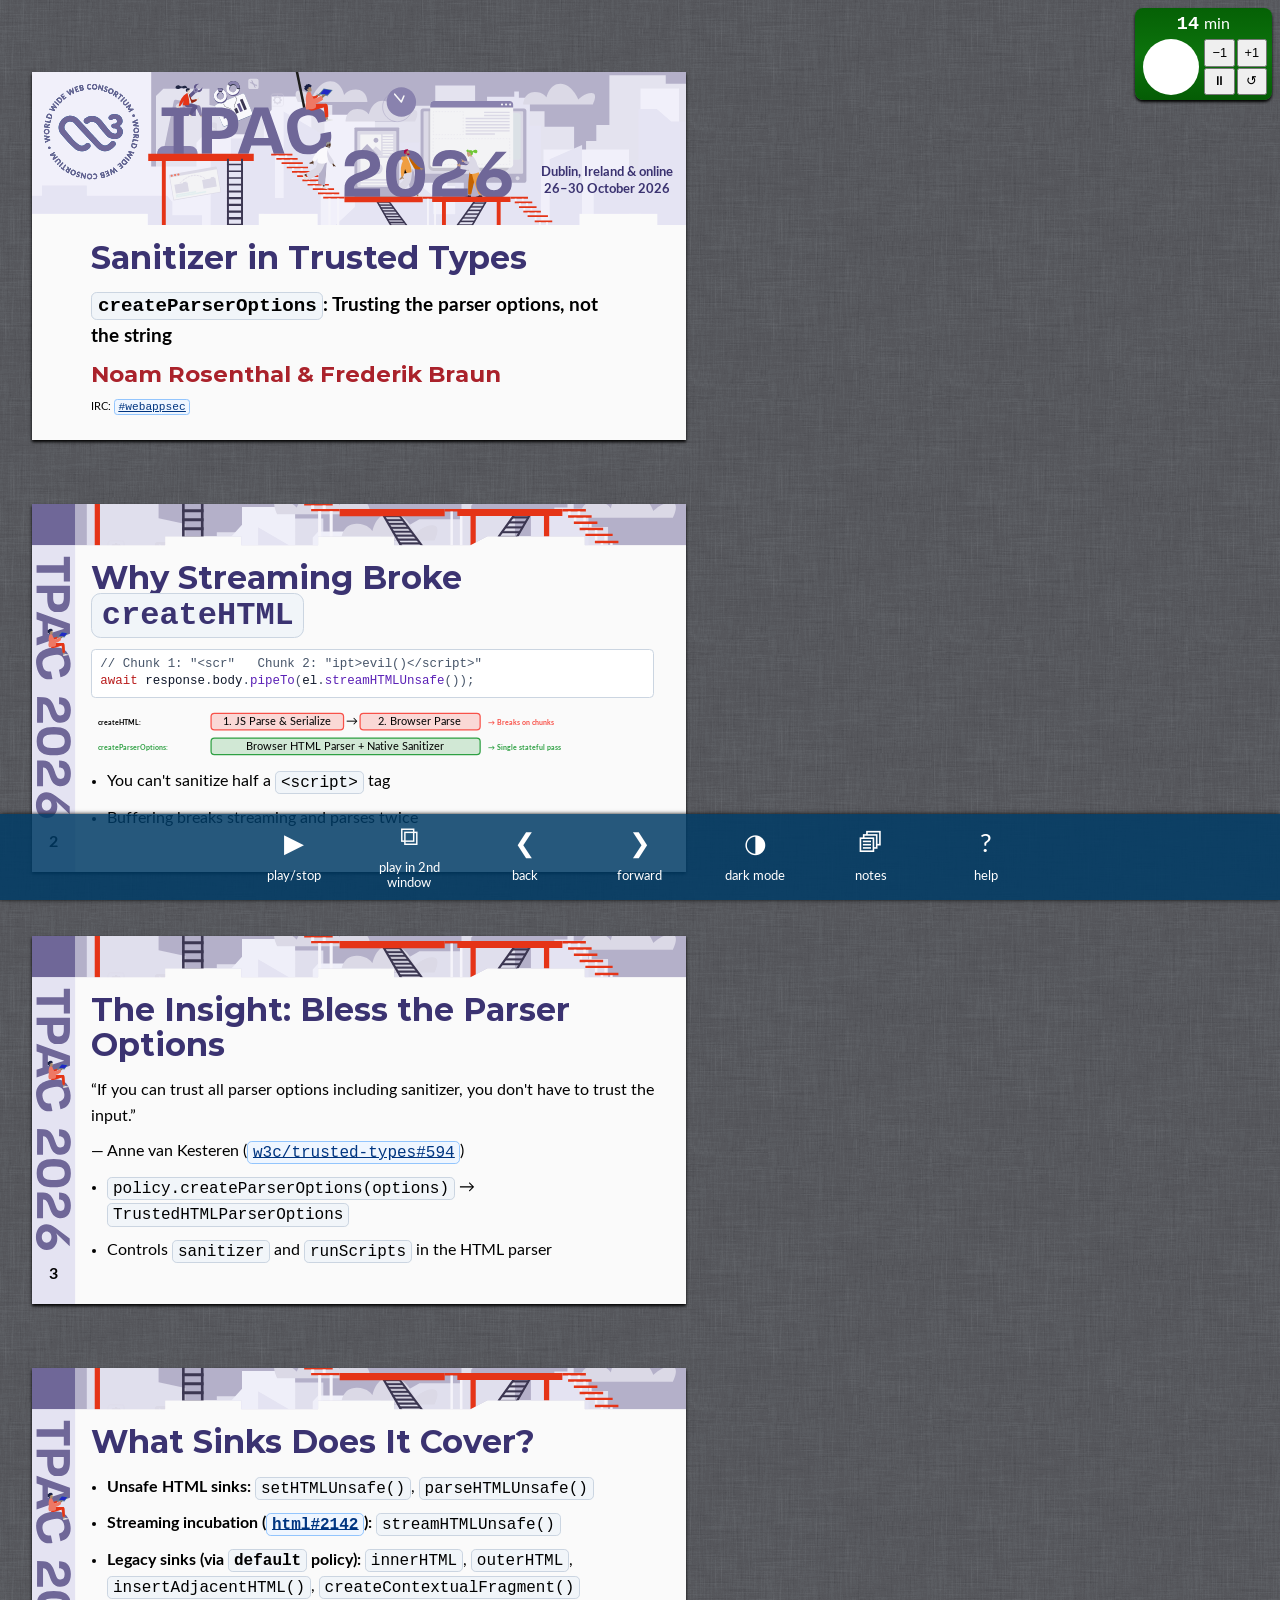
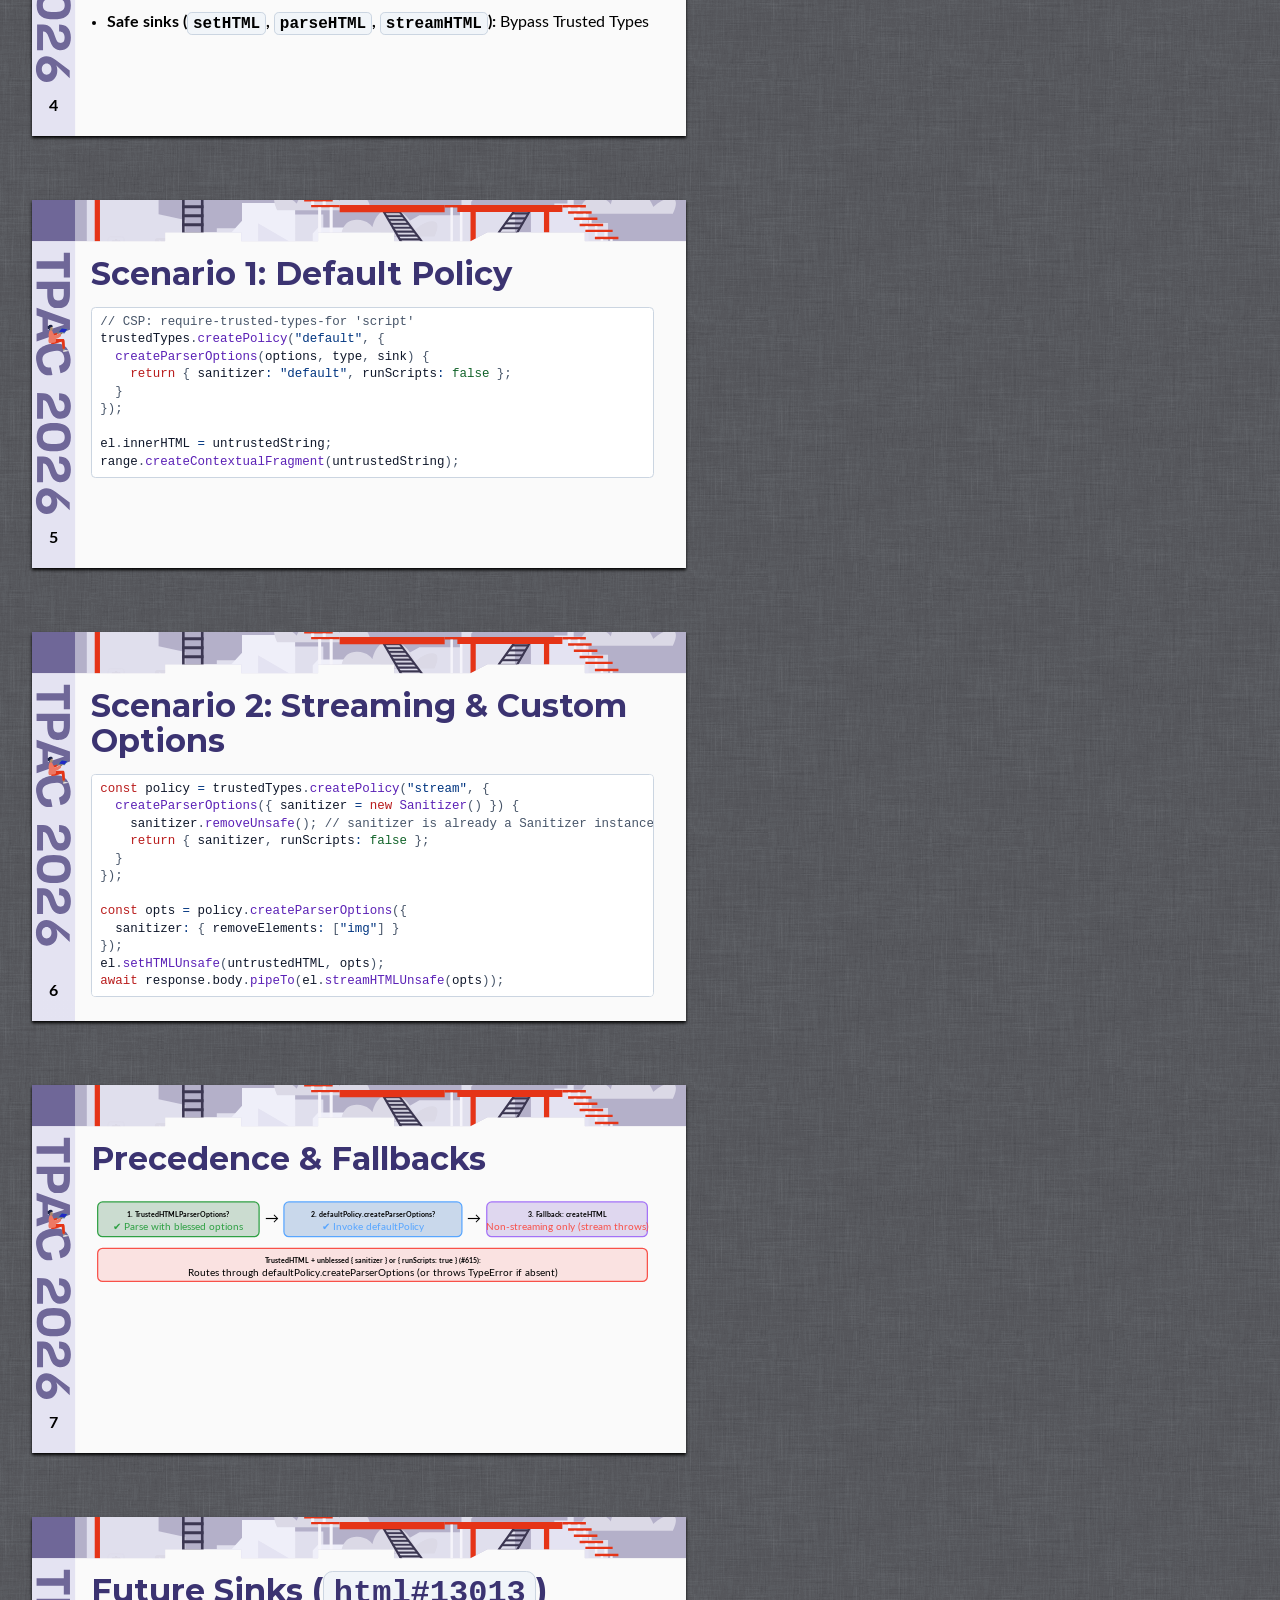
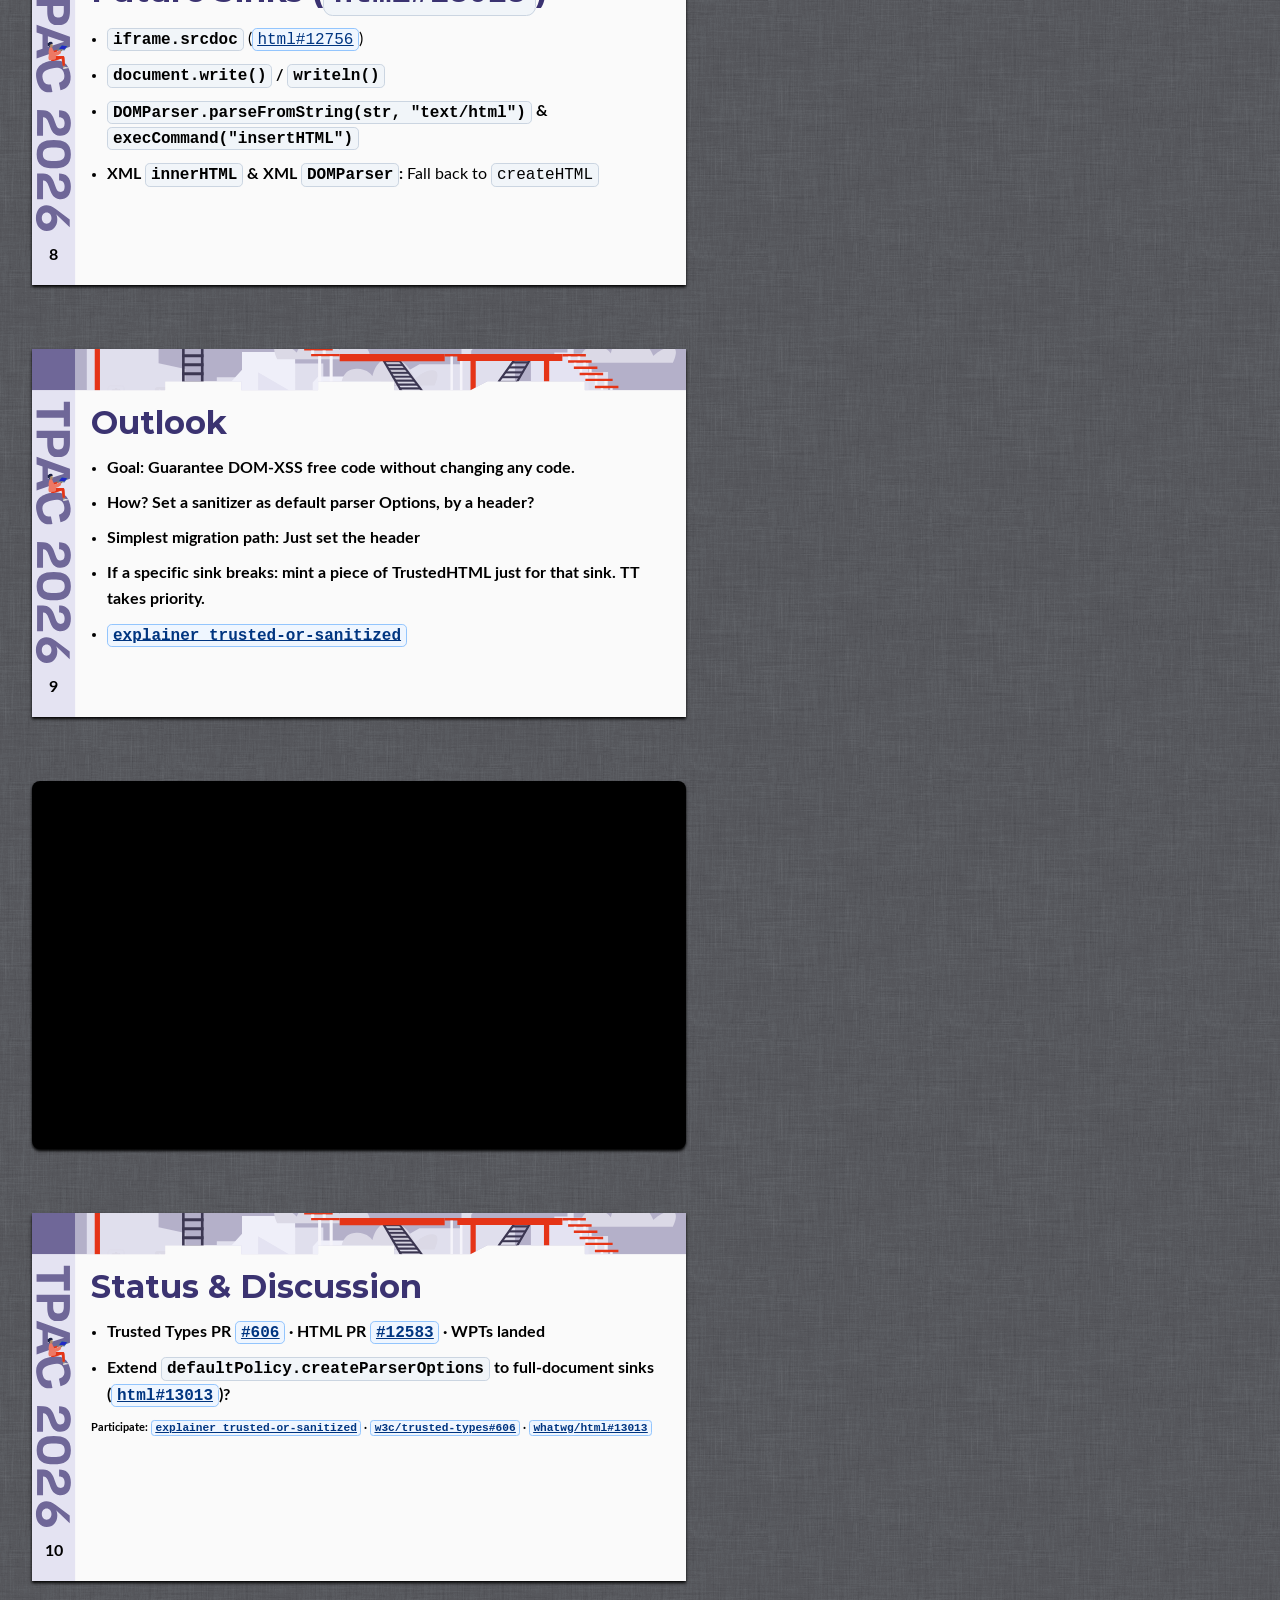
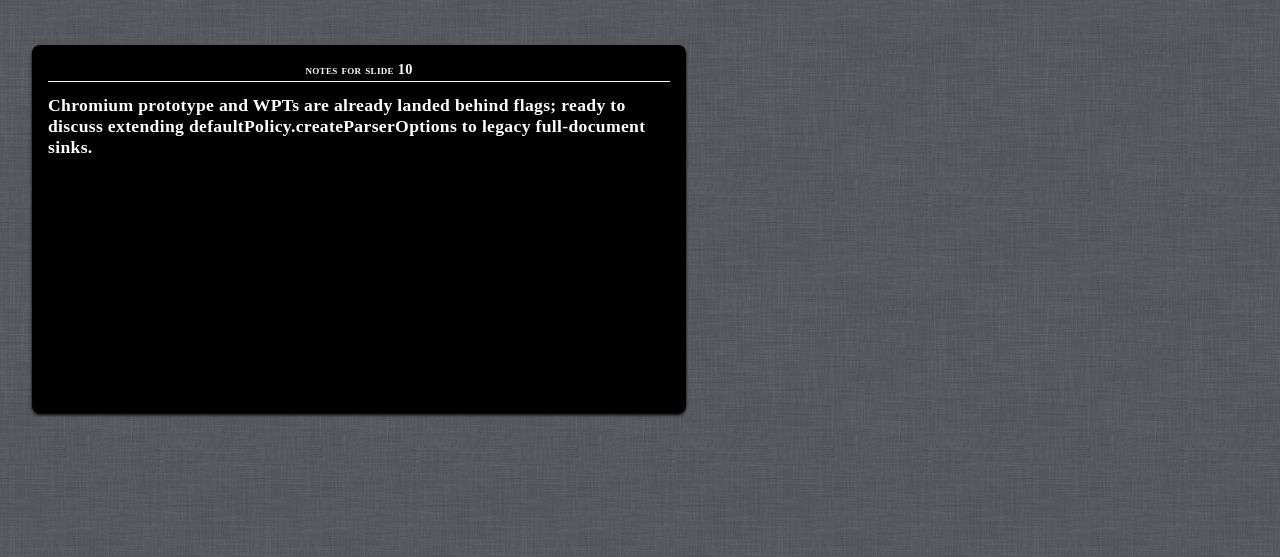
<file: trusted-types-sanitizer/index.html>
<!DOCTYPE html>
<html lang="en-us">
<head>
  <meta charset="UTF-8">
  <meta content="width=device-width" name="viewport">
  <title>Sanitizer Support in Trusted Types (createParserOptions) — TPAC 2026</title>
  <link rel="icon" href="data:image/svg+xml,&lt;svg xmlns='http://www.w3.org/2000/svg' viewBox='0 0 100 100'&gt;&lt;text y='.9em' font-size='90'&gt;🧼&lt;/text&gt;&lt;/svg&gt;">
  <link rel="stylesheet" href="../Templates/slides.css?v=4">
  <script src="../Templates/b6plus.js"></script>
  <script src="../Templates/syntax-highlight.js?v=3"></script>
</head>
<body class="shower fade-in duration=15 hidemouse">

  <div class="progress"></div>
  <div class="clock"></div>
  <div role="region" aria-live="assertive">Leaving slide mode.</div>

  <section class="slide cover clear" id="cover">
    <h1>Sanitizer in Trusted Types</h1>
    <h4><code>createParserOptions</code>: Trusting the parser options, not the string</h4>
    <address>Noam Rosenthal &amp; Frederik Braun</address>
    <div class="note">IRC: <a href="https://webirc.w3.org/?channels=webappsec"><code>#webappsec</code></a></div>
    <p class="event">TPAC 2026<br>
      Dublin, Ireland &amp; online<br>
      26–30 October 2026</p>
  </section>

  <section class="comment">
    <p>Spec PRs: w3c/trusted-types#606 and whatwg/html#12583. Issues: w3c/trusted-types#594 and whatwg/html#13013.</p>
  </section>

  <section class="slide" id="origins">
    <h2>Why Streaming Broke <code>createHTML</code></h2>
    <syntax-highlight language="js">// Chunk 1: "&lt;scr"   Chunk 2: "ipt&gt;evil()&lt;/script&gt;"
await response.body.pipeTo(el.streamHTMLUnsafe());</syntax-highlight>
    <svg class="chart" viewBox="0 0 680 68" aria-label="createHTML double parse vs createParserOptions single pass">
      <text x="8" y="24" font-size="11" font-weight="bold" fill="currentColor">createHTML:</text>
      <rect x="145" y="10" width="160" height="20" rx="4" fill="#f85149" fill-opacity="0.2" stroke="#f85149" stroke-width="1.5"/>
      <text x="225" y="24" text-anchor="middle" font-size="11" fill="currentColor">1. JS Parse &amp; Serialize</text>
      <text x="315" y="24" text-anchor="middle" font-size="12" fill="currentColor">→</text>
      <rect x="325" y="10" width="145" height="20" rx="4" fill="#f85149" fill-opacity="0.2" stroke="#f85149" stroke-width="1.5"/>
      <text x="397" y="24" text-anchor="middle" font-size="11" fill="currentColor">2. Browser Parse</text>
      <text x="480" y="24" font-size="11" font-weight="bold" fill="#f85149">→ Breaks on chunks</text>

      <text x="8" y="54" font-size="11" font-weight="bold" fill="#2ea043">createParserOptions:</text>
      <rect x="145" y="40" width="325" height="20" rx="4" fill="#2ea043" fill-opacity="0.2" stroke="#2ea043" stroke-width="1.5"/>
      <text x="307" y="54" text-anchor="middle" font-size="11" fill="currentColor">Browser HTML Parser + Native Sanitizer</text>
      <text x="480" y="54" font-size="11" font-weight="bold" fill="#2ea043">→ Single stateful pass</text>
    </svg>
    <ul>
      <li>You can't sanitize half a <code>&lt;script&gt;</code> tag</li>
      <li>Buffering breaks streaming and parses twice</li>
    </ul>
  </section>

  <section class="comment">
    <p>In w3c/trusted-types#594 we tried to fit streaming HTML into Trusted Types. Sanitize-per-chunk is insecure unless the policy buffers and re-implements an HTML tokenizer/parser in JS. Meanwhile, the browser now has a native Sanitizer API that sanitizes while parsing.</p>
  </section>

  <section class="slide" id="insight">
    <h2>The Insight: Bless the Parser Options</h2>
    <blockquote>
      <p>“If you can trust all parser options including sanitizer, you don't have to trust the input.”</p>
      <p class="attribution">— Anne van Kesteren (<a href="https://github.com/w3c/trusted-types/issues/594"><code>w3c/trusted-types#594</code></a>)</p>
    </blockquote>
    <ul>
      <li><code>policy.createParserOptions(options)</code> → <code>TrustedHTMLParserOptions</code></li>
      <li>Controls <code>sanitizer</code> and <code>runScripts</code> in the HTML parser</li>
    </ul>
  </section>

  <section class="comment">
    <p>Instead of transforming untrusted strings in JS, a Trusted Types policy can return a TrustedHTMLParserOptions token that configures the browser's built-in HTML parser sanitizer and script execution mode.</p>
  </section>

  <section class="slide" id="what-it-covers">
    <h2>What Sinks Does It Cover?</h2>
    <ul>
      <li><strong>Unsafe HTML sinks:</strong> <code>setHTMLUnsafe()</code>, <code>parseHTMLUnsafe()</code></li>
      <li><strong>Streaming incubation (<a href="https://github.com/whatwg/html/issues/2142"><code>html#2142</code></a>):</strong> <code>streamHTMLUnsafe()</code></li>
      <li><strong>Legacy sinks (via <code>default</code> policy):</strong> <code>innerHTML</code>, <code>outerHTML</code>, <code>insertAdjacentHTML()</code>, <code>createContextualFragment()</code></li>
      <li><strong>Safe sinks (<code>setHTML</code>, <code>parseHTML</code>, <code>streamHTML</code>):</strong> Bypass Trusted Types</li>
    </ul>
  </section>

  <section class="comment">
    <p>All fragment parsing sinks and parseHTMLUnsafe now route through "get trusted type compliant input", which checks for TrustedHTMLParserOptions or defaultPolicy.createParserOptions before falling back to createHTML.</p>
  </section>

  <section class="slide" id="scenario-1">
    <h2>Scenario 1: Default Policy</h2>
    <syntax-highlight language="js">// CSP: require-trusted-types-for 'script'
trustedTypes.createPolicy("default", {
  createParserOptions(options, type, sink) {
    return { sanitizer: "default", runScripts: false };
  }
});

el.innerHTML = untrustedString;
range.createContextualFragment(untrustedString);</syntax-highlight>
  </section>

  <section class="comment">
    <p>By defining createParserOptions on the default policy, existing apps using innerHTML, insertAdjacentHTML, or createContextualFragment automatically get native single-pass sanitization during parsing, and can block createContextualFragment's implicit runScripts: true.</p>
  </section>

  <section class="slide" id="scenario-2">
    <h2>Scenario 2: Streaming &amp; Custom Options</h2>
    <syntax-highlight language="js">const policy = trustedTypes.createPolicy("stream", {
  createParserOptions({ sanitizer = new Sanitizer() }) {
    sanitizer.removeUnsafe(); // sanitizer is already a Sanitizer instance
    return { sanitizer, runScripts: false };
  }
});

const opts = policy.createParserOptions({
  sanitizer: { removeElements: ["img"] }
});
el.setHTMLUnsafe(untrustedHTML, opts);
await response.body.pipeTo(el.streamHTMLUnsafe(opts));</syntax-highlight>
  </section>

  <section class="comment">
    <p>The UA normalizes options.sanitizer into a fresh Sanitizer instance before invoking createParserOptions, so policies can mutate sanitizer directly. For streaming sinks where no string exists up front, createHTML cannot be used (throwIfMissing = true).</p>
  </section>

  <section class="slide" id="scenario-3">
    <h2>Precedence &amp; Fallbacks</h2>
    <svg class="chart" viewBox="0 0 680 120" aria-label="Decision flowchart for TrustedHTMLParserOptions precedence and fallbacks">
      <rect x="8" y="12" width="195" height="42" rx="6" fill="#116329" fill-opacity="0.2" stroke="#2ea043" stroke-width="1.5"/>
      <text x="105" y="30" text-anchor="middle" font-size="11" font-weight="bold" fill="currentColor">1. TrustedHTMLParserOptions?</text>
      <text x="105" y="46" text-anchor="middle" font-size="10" fill="#2ea043">✔ Parse with blessed options</text>

      <text x="218" y="37" text-anchor="middle" font-size="14" fill="currentColor">→</text>

      <rect x="233" y="12" width="215" height="42" rx="6" fill="#0550ae" fill-opacity="0.2" stroke="#58a6ff" stroke-width="1.5"/>
      <text x="340" y="30" text-anchor="middle" font-size="11" font-weight="bold" fill="currentColor">2. defaultPolicy.createParserOptions?</text>
      <text x="340" y="46" text-anchor="middle" font-size="10" fill="#58a6ff">✔ Invoke defaultPolicy</text>

      <text x="463" y="37" text-anchor="middle" font-size="14" fill="currentColor">→</text>

      <rect x="478" y="12" width="194" height="42" rx="6" fill="#6639ba" fill-opacity="0.18" stroke="#a371f7" stroke-width="1.5"/>
      <text x="575" y="30" text-anchor="middle" font-size="11" font-weight="bold" fill="currentColor">3. Fallback: createHTML</text>
      <text x="575" y="46" text-anchor="middle" font-size="10" fill="#f85149">Non-streaming only (stream throws)</text>

      <rect x="8" y="68" width="664" height="40" rx="6" fill="#f85149" fill-opacity="0.14" stroke="#f85149" stroke-width="1.5"/>
      <text x="340" y="86" text-anchor="middle" font-size="11" font-weight="bold" fill="currentColor">TrustedHTML + unblessed { sanitizer } or { runScripts: true } (#615):</text>
      <text x="340" y="101" text-anchor="middle" font-size="10" fill="currentColor">Routes through defaultPolicy.createParserOptions (or throws TypeError if absent)</text>
    </svg>
  </section>

  <section class="comment">
    <p>When no TrustedHTMLParserOptions is provided and defaultPolicy.createParserOptions is missing, non-streaming sinks fall back to createHTML / TrustedHTML for backwards compatibility, whereas streaming sinks (streamHTMLUnsafe) throw a TypeError. If TrustedHTML is passed together with unvetted author options ({ runScripts: true } or a custom sanitizer), it routes through defaultPolicy.createParserOptions if defined, or throws a TypeError if absent.</p>
  </section>

  <section class="slide" id="future-sinks">
    <h2>Future Sinks (<code>html#13013</code>)</h2>
    <ul>
      <li><strong><code>iframe.srcdoc</code></strong> (<a href="https://github.com/whatwg/html/pull/12756"><code>html#12756</code></a>)</li>
      <li><strong><code>document.write()</code> / <code>writeln()</code></strong></li>
      <li><strong><code>DOMParser.parseFromString(str, "text/html")</code> &amp; <code>execCommand("insertHTML")</code></strong></li>
      <li><strong>XML <code>innerHTML</code> &amp; XML <code>DOMParser</code>:</strong> Fall back to <code>createHTML</code></li>
    </ul>
  </section>

  <section class="comment">
    <p>Tracked in whatwg/html#13013: once sanitize-while-parsing (whatwg/html#12756) lands for the full document parser, legacy full-document HTML sinks like iframe.srcdoc, document.write(), and DOMParser("text/html") can also route through defaultPolicy.createParserOptions.</p>
  </section>

  <section class="slide" id="outlook">
    <h2>Outlook</h2>
    <ul>
      <li><strong>Goal: Guarantee DOM-XSS free code without changing any code.
      <li><strong>How? Set a sanitizer as default parser Options, by a header?
      <li><strong>Simplest migration path: Just set the header
      <li><strong>If a specific sink breaks: mint a piece of TrustedHTML just for that sink. TT takes priority.
      <li><a href="https://github.com/mozilla/explainers/blob/main/trusted-or-sanitized-html.md"><code>explainer trusted-or-sanitized</code></a>
    </ul>
  </section>

  <section class="comment">
    <p></p>
  </section>


  <section class="slide final" id="status">
    <h2>Status &amp; Discussion</h2>
    <ul>
      <li>Trusted Types PR <a href="https://github.com/w3c/trusted-types/pull/606"><code>#606</code></a> · HTML PR <a href="https://github.com/whatwg/html/pull/12583"><code>#12583</code></a> · WPTs landed</li>
      <li>Extend <code>defaultPolicy.createParserOptions</code> to full-document sinks (<a href="https://github.com/whatwg/html/issues/13013"><code>html#13013</code></a>)?</li>
    </ul>
    <p class="note"><strong>Participate:</strong>
      <a href="https://github.com/mozilla/explainers/blob/main/trusted-or-sanitized-html.md"><code>explainer trusted-or-sanitized</code></a>
      <!--<a href="https://github.com/noamr/explainers/blob/main/trusted-types-sanitizer-explainer.md"><code>trusted-types-sanitizer-explainer.md</code></a> -->
      · <a href="https://github.com/w3c/trusted-types/pull/606"><code>w3c/trusted-types#606</code></a> · <a href="https://github.com/whatwg/html/issues/13013"><code>whatwg/html#13013</code></a></p>
  </section>

  <section class="comment">
    <p>Chromium prototype and WPTs are already landed behind flags; ready to discuss extending defaultPolicy.createParserOptions to legacy full-document sinks.</p>
  </section>

</body>
</html>
</file>
<file: Templates/slides.css>
/* Style for the slides for TPAC 2026, to be used together with the
   Shower script or the b6+ script. For usage instructions, see
   https://www.w3.org/2026/Talks/TPAC/Templates/Overview.html

   TODO: Styles for blockquotes?

   TODO: Provide a fallback for side images for UAs that do not
   implement 'object-fit'?

   TODO: .greeked is visually hidden, but assistive technology still
   sees it and speaks it. Can that be fixed? ('speak: never' has no
   effect.)

   Layout of a slide:

   +-------+---------------------------------------+
   | LOGO  |                  3.5em                |
   |       |   +-------------------------------+   |
   |       |   |                               |   |  ^
   |       |   |                               |   |  |
   | 2.7em |1em|                               |2em| 23em
   |       |   |                               |   |  |
   |       |   |                               |   |  v
   |       |   +-------------------------------+   |
   |   nr  |                   1em                 |
   +-------+---------------------------------------+

   A = 16/9         = aspect ratio
   N = 23           = height in em (i.e., 21 lines + 2 x 1 em padding)
   L = 2.7          = logo width in em
   H = 86/120.31532 = logo aspect ratio (width/height)
   w = N*A          = width of slide in em
   r = 2            = right padding
   l = L + 1        = left padding
   t = 3.5          = top padding
   b = 1            = bottom pdding

   Created: 9 December 2024 (based on
   https://www.w3.org/Talks/Tools/Shower3-2/humaaans.css)

   Author: Bert Bos <bert@w3.org>

   Copyright © 2025 World Wide Web Consortium. All Rights Reserved.
   This work is distributed under the W3C® Software License[1] in the
   hope that it will be useful, but WITHOUT ANY WARRANTY; without even
   the implied warranty of MERCHANTABILITY or FITNESS FOR A PARTICULAR
   PURPOSE.

   [1] http://www.w3.org/Consortium/Legal/copyright-software
*/

@font-face {
  font-family: My Lato;
  font-style: italic;
  font-weight: 400;
  font-display: swap;
  src: url(Lato-Italic.woff2) format("woff2"),
    url(Lato-Italic.woff) format("woff");
  src: local(Lato Italic), local(Lato-Italic),
    url(Lato-Italic.woff2) format("woff2"),
    url(Lato-Italic.woff) format("woff")}

@font-face {
  font-family: My Lato;
  font-style: normal;
  font-weight: 400;
  font-display: swap;
  src: url(Lato-Regular.woff2) format("woff2"),
    url(Lato-Regular.woff) format("woff");
  src: local(Lato Regular), local(Lato-Regular),
    url(Lato-Regular.woff2) format("woff2"),
    url(Lato-Regular.woff) format("woff")}

@font-face {
    font-family: My Lato;
    font-style: normal;
    font-weight: bold;
    font-display: swap;
    src: url(Lato-Bold.woff2) format("woff2"),
	 url(Lato-Bold.woff) format("woff");
    src: local(Lato Bold), local(Lato-Bold),
	 url(Lato-Bold.woff2) format("woff2"),
	 url(Lato-Bold.woff) format("woff");
}
@font-face {
    font-family: My Lato;
    font-style: italic;
    font-weight: bold;
    font-display: swap;
    src: url(Lato-BoldItalic.woff2) format("woff2"),
	 url(Lato-BoldItalic.woff) format("woff");
    src: local(Lato Bold Italic), local(Lato-BoldItalic),
	 url(Lato-BoldItalic.woff2) format("woff2"),
	 url(Lato-BoldItalic.woff) format("woff");
}
@font-face {
  font-family: My Montserrat;
  font-style: italic;
  font-weight: 900;
  font-display: swap;
  src: url(Montserrat-BlackItalic.woff2) format("woff2"),
       url(Montserrat-BlackItalic.woff) format("woff");
  src: local(Montserrat Black Italic), local(Montserrat-BlackItalic),
       url(Montserrat-BlackItalic.woff2) format("woff2"),
       url(Montserrat-BlackItalic.woff) format("woff");
}
@font-face {
  font-family: My Montserrat;
  font-style: normal;
  font-weight: 900;
  font-display: swap;
  src: url(Montserrat-Black.woff2) format("woff2"),
       url(Montserrat-Black.woff) format("woff");
  src: local(Montserrat Black), local(Montserrat-Black),
       url(Montserrat-Black.woff2) format("woff2"),
       url(Montserrat-Black.woff) format("woff");
}

@font-face {
  font-family: My Montserrat;
  font-style: italic;
  font-weight: bold;
  font-display: swap;
  src: url(Montserrat-BoldItalic.woff2) format("woff2"),
       url(Montserrat-BoldItalic.woff) format("woff");
  src: local(Montserrat BoldItalic), local(Montserrat-BoldItalic),
       url(Montserrat-BoldItalic.woff2) format("woff2"),
       url(Montserrat-BoldItalic.woff) format("woff");
}

@font-face {
  font-family: My Montserrat;
  font-style: normal;
  font-weight: bold;
  font-display: swap;
  src: url(Montserrat-Bold.woff2) format("woff2"),
       url(Montserrat-Bold.woff) format("woff");
  src: local(Montserrat Bold), local(Montserrat-Bold),
       url(Montserrat-Bold.woff2) format("woff2"),
       url(Montserrat-Bold.woff) format("woff");
}


/* Colors and backgrounds for light mode */
html, .lightmode {
  color-scheme: light;
  --index-bg: url(linen.png) #595b60;
  --index-fg: white;
  --address-fg: hsl(356,67%,40%);
  --h3-fg: hsl(356,67%,40%);
  --slide-fg: black;
  --slide-bg: top / 100.1% auto no-repeat url(slide.svg),
    left / 2.7em /*= L */ 100.1% repeat-y
    linear-gradient(hsl(244,37%,92%),hsl(244,37%,92%)),
    hsl(0,0%,98%);
  --slide-text-shadow: 0 -1px hsl(0,0%,98%), 1px 0 hsl(0,0%,98%),
    0 1px hsl(0,0%,98%), -1px 0 hsl(0,0%,98%), -0.7px -0.7px hsl(0,0%,98%),
    0.7px -0.7px hsl(0,0%,98%), 0.7px 0.7px hsl(0,0%,98%),
    -0.7px 0.7px hsl(0,0%,98%);
  --cover-bg: center / auto 100.1% url(cover.svg) no-repeat hsl(0,0%,98%);
  --cover-event-fg: hsl(248,38%,32%);
  --final-bg: top / 100.1% auto no-repeat url(slide.svg),
    left / 2.7em /*= L */ 100.1% repeat-y
    linear-gradient(hsl(244,37%,92%),hsl(244,37%,92%)),
    hsl(0,0%,98%);
  --slide-number-fg: #000;
  --comment-bg: black;
  --comment-fg: white;
  --long-comment-bg: white;
  --long-comment-fg: black;
  --toc-bg: hsl(0,0%,98%);
  --toc-fg: black;
  --toc-list-marker-fg: hsl(211,100%,17%);
  --b6-canvas-fg: hsla(0,100%,45%,0.8);
  --em-bg: hsl(62,100%,50%);
  --code-bg: #f1f5f9;
  --code-border: #cbd5e1;
  --code-link-bg: #eff6ff;
  --code-link-fg: #003580;
  --code-link-border: #93c5fd;
  --table-striped-bg: #eee;
  --link-fg: #003580;
  --visited-fg: #581c87;
  --can-invert-filter: none;
  --h1-h2-fg: hsl(248,38%,32%);
  --prettylights-bg: #ffffff;
  --prettylights-border: #cbd5e1;
  --prettylights-fg: #0f172a;
  --prettylights-comment: #475569;
  --prettylights-constant: #003580;
  --prettylights-constant-other-reference-link: #003580;
  --prettylights-entity: #5b21b6;
  --prettylights-entity-tag: #116329;
  --prettylights-keyword: #b91c1c;
  --prettylights-bold: #0f172a;
  --prettylights-deleted-bg: #ffebe9;
  --prettylights-deleted-text: #82071e;
  --prettylights-heading: #003580;
  --prettylights-inserted-bg: #dafbe1;
  --prettylights-inserted-text: #116329;
  --prettylights-italic: #0f172a;
  --prettylights-string: #003580;
  --prettylights-string-regexp: #116329;
  --prettylights-variable: #953800;
}
/* Colors and backgrounds for dark mode */
@media (prefers-color-scheme: dark) {
  html {
    color-scheme: dark;
    --index-bg: linear-gradient(#0005,#0005), url(linen.png) #595b60;
    --index-fg: #eee;
    --address-fg: hsl(356,90%,60%);
    --h3-fg: hsl(356,90%,60%);
    --slide-fg: white;
    --slide-bg: top / 100.1% auto no-repeat url(slide-dark.svg),
      left / 2.7em /*= L */ 100.1% repeat-y
      linear-gradient(hsl(244,23%,27%),hsl(244,23%,27%)),
      black;
    --slide-text-shadow: 0 -1px #000, 1px 0 #000, 0 1px #000, -1px 0 #000,
      -0.7px -0.7px #000, 0.7px -0.7px #000, 0.7px 0.7px #000,
      -0.7px 0.7px #000;
    --cover-bg: center / auto 100.1% url(cover-dark.svg) no-repeat black;
    --cover-event-fg: hsl(220,40%,85%);
    --final-bg: top / 100.1% auto no-repeat url(slide-dark.svg),
      left / 2.7em /*= L */ 100.1% repeat-y
      linear-gradient(hsl(244,23%,27%),hsl(244,23%,27%)),
      black;
    --slide-number-fg: white /*#000*/;
    --comment-bg: #222;
    --comment-fg: white;
    --long-comment-bg: #111;
    --long-comment-fg: #eee;
    --toc-bg: black;
    --toc-fg: hsl(0,0%,98%);
    --toc-list-marker-fg:  hsl(250,100%,90%);
    --b6-canvas-fg: hsla(130,100%,60%,0.8);
    --em-bg: hsl(322,100%,40%);
    --code-bg: #161b22;
    --code-border: #30363d;
    --code-link-bg: #0f172a;
    --code-link-fg: #bae6fd;
    --code-link-border: #38bdf8;
    --table-striped-bg: #333;
    --link-fg: #bae6fd;
    --visited-fg: #e9d5ff;
    --can-invert-filter: invert(1);
    --h1-h2-fg: hsl(220,45%,90%);
    --prettylights-bg: #0d1117;
    --prettylights-border: #30363d;
    --prettylights-fg: #f0f6fc;
    --prettylights-comment: #9198a1;
    --prettylights-constant: #a5d6ff;
    --prettylights-constant-other-reference-link: #bae6fd;
    --prettylights-entity: #d2a8ff;
    --prettylights-entity-tag: #7ee787;
    --prettylights-keyword: #ff7b72;
    --prettylights-bold: #f0f6fc;
    --prettylights-deleted-bg: #67060c;
    --prettylights-deleted-text: #ffdcd7;
    --prettylights-heading: #a5d6ff;
    --prettylights-inserted-bg: #033a16;
    --prettylights-inserted-text: #aff5b4;
    --prettylights-italic: #f0f6fc;
    --prettylights-string: #bae6fd;
    --prettylights-string-regexp: #7ee787;
    --prettylights-variable: #ffa657;
  }
}
.darkmode {
  color-scheme: dark;
  --index-bg: linear-gradient(#0005,#0005), url(linen.png) #595b60;
  --index-fg: #eee;
  --address-fg: hsl(356,90%,60%);
  --h3-fg: hsl(356,90%,60%);
  --slide-fg: white;
  --slide-bg: top / 100.1% auto no-repeat url(slide-dark.svg),
    left / 2.7em /*= L */ 100.1% repeat-y
    linear-gradient(hsl(244,23%,27%),hsl(244,23%,27%)),
    black;
  --slide-text-shadow: 0 -1px #000, 1px 0 #000, 0 1px #000, -1px 0 #000,
      -0.7px -0.7px #000, 0.7px -0.7px #000, 0.7px 0.7px #000,
      -0.7px 0.7px #000;
  --cover-bg: center / auto 100.1% url(cover-dark.svg) no-repeat black;
  --cover-event-fg: hsl(220,40%,85%);
  --final-bg: top / 100.1% auto no-repeat url(slide-dark.svg),
    left / 2.7em /*= L */ 100.1% repeat-y
    linear-gradient(hsl(244,23%,27%),hsl(244,23%,27%)),
    black;
  --slide-number-fg: white /*#000*/;
  --comment-bg: #222;
  --comment-fg: white;
  --long-comment-bg: #111;
  --long-comment-fg: #eee;
  --toc-bg: black;
  --toc-fg: hsl(0,0%,98%);
  --toc-list-marker-fg:  hsl(250,100%,90%);
  --b6-canvas-fg: hsla(130,100%,60%,0.8);
  --em-bg: hsl(322,100%,40%);
  --code-bg: #161b22;
  --code-border: #30363d;
  --code-link-bg: #0f172a;
  --code-link-fg: #bae6fd;
  --code-link-border: #38bdf8;
  --table-striped-bg: #333;
  --link-fg: #bae6fd;
  --visited-fg: #e9d5ff;
  --can-invert-filter: invert(1);
  --h1-h2-fg: hsl(220,45%,90%);
  --prettylights-bg: #0d1117;
  --prettylights-border: #30363d;
  --prettylights-fg: #f0f6fc;
  --prettylights-comment: #9198a1;
  --prettylights-constant: #a5d6ff;
  --prettylights-constant-other-reference-link: #bae6fd;
  --prettylights-entity: #d2a8ff;
  --prettylights-entity-tag: #7ee787;
  --prettylights-keyword: #ff7b72;
  --prettylights-bold: #f0f6fc;
  --prettylights-deleted-bg: #67060c;
  --prettylights-deleted-text: #ffdcd7;
  --prettylights-heading: #a5d6ff;
  --prettylights-inserted-bg: #033a16;
  --prettylights-inserted-text: #aff5b4;
  --prettylights-italic: #f0f6fc;
  --prettylights-string: #bae6fd;
  --prettylights-string-regexp: #7ee787;
  --prettylights-variable: #ffa657;
}


/* Common layout independent of slide mode */
html {font: 400 1em/1.3 My Lato, Carlito, Calibri, Open Sans, Helvetica Neue,
    Helvetica, Symbola, Noto Sans Symbols, Liberation Sans, Arial, Noto Emoji,
    sans-serif;
  font-optical-sizing: none; /* make preview window and slide look the same */
  font-variant-ligatures: no-common-ligatures;
  color-scheme: only light dark; /* only = disable Chromium's heuristics. */
  background: none; /* Make sure the background of body gets used */
  scroll-behavior: smooth;
  font-size-adjust: 0.506 /* Lato Regular */; letter-spacing: 0.02em}
body {background: var(--index-bg); counter-reset: slide;
  margin: 0.5em 2em 9em; color: var(--index-fg)}
b {font-weight: bold}
dt {font-weight: bold}
dd {margin: 0}
h1 {font-size: 2em; margin: 0.67em 0}
h4 {font-size: 1.2em; margin: 0.5em 0}
.slide p, .slide ul, .slide ol, .slide pre, .slide blockquote, .slide li {
  margin: 0 0 0.6em 0}
.slide h1, .slide h2, .slide address {margin: 0 0 0.5em 0;
  font: 700 2em/1.1 My Montserrat, Arial Black, Myriad Pro, Roboto, sans-serif;
  font-size-adjust: 0.542; color: var(--h1-h2-fg)}
.slide address {color: var(--address-fg); font-size: 1.4em}
.slide address :link, .slide address :visited {color: inherit}
.slide h3 {font-size: 1.1em; color: var(--h3-fg);
  margin: 0.8em 0 0.48em 0}
.full, .comment {width: 40.889em; /*= w */ height: 23em; /*= N */}
.slide {width: 40.889em; /*= w */ min-height: 23em; /*= N */
  color: var(--slide-fg); box-shadow: 0 2px 3px #000;
  line-height: 1.6;
  word-break: normal; overflow-wrap: normal; letter-spacing: normal;
  padding: 3.5em /*= t */ 2em /*= r */ 1em /*= b */ 3.7em /*= l */;
  position: relative; scroll-behavior: smooth; overflow: auto;
  box-sizing: border-box; z-index: 0; display: inline-block;
  margin: 4em 2em 0 0; vertical-align: top; counter-increment: slide;
  text-shadow: var(--slide-text-shadow);
  background: var(--slide-bg)}
.slide.textfit, .textfit .slide {height: 23em /*= N */}
.clear .slide:not(.cover), .slide:not(.cover).clear {background-image: none}
.slide:target {outline: lime solid 0.5em; outline-offset: 1em}
:link {color: #bae6fd}
:visited {color: #e9d5ff}
.slide h3 a {color: inherit}
.slide :link {color: var(--link-fg)}
.slide :visited {color: var(--visited-fg)}

/* EM elements get a highlighter-like background */
.slide em {font-style: normal; padding-left: 0.1em; padding-right: 0.1em;
  text-shadow: none; background: var(--em-bg)}

/* Lists have less indent than the default. */
.slide li {margin-left: 1em}
.slide ol, .slide ul {padding: 0}
.slide li ul, .slide li ol, .slide li li {margin-top: 0.1em;
  margin-bottom: 0.2em}

/* Own counter, because FF & Safari don't apply text-shadow to the default. */
.slide ol {counter-reset: ol; list-style: none}
.slide ol > li {counter-increment: ol}
.slide ol > li::before {/*float: left;*/ display: inline-block; width: 2em;
  margin-left: -2em; text-align: right; content: counter(ol) ".\A0"}
.slide ol > li > p:first-child {display: inline}
.slide ol[start="2"] {counter-reset: ol 1}
.slide ol[start="3"] {counter-reset: ol 2}
.slide ol[start="4"] {counter-reset: ol 3}
.slide ol[start="5"] {counter-reset: ol 4}
.slide ol[start="6"] {counter-reset: ol 5}
.slide ol[start="7"] {counter-reset: ol 6}
.slide ol[start] {counter-reset: ol calc(attr(start integer) - 1)}

/* Lists with icons or small images instead of bullets. The first
   child of each LI becomes a list bullet. */
ul.with-icons > li {margin-left: 1.5em; list-style: none}
ul.with-icons > li > *:first-child {display: inline-block;
  white-space-trim: discard-before discard-after; /* experimental property */
  margin: 0 0.5em 0 -1.5em; width: 1em}

/* Slides with an image on the left (.side) or right (.side.right) one
   third. Use percentages for the size and position of the image,
   because the em may be too small if the font size is reduced due to
   class=textfit */
.slide.side {padding-left: 15.257em /*= l + (w - l - r) * 30% + 1 */}
.slide.side.right, .slide.side.r {padding-left: 3.7em /*= l */;
  padding-right: 13.557em /*= r + (w - l - r) * 30% + 1 */}
.side .side {position: absolute; top: 15.217% /*= t / N */;
  left: 9.0489% /*= l / w */;
  height: 80.435% /*= (N - t - b) / N */; object-fit: contain;
  width: 25.818% /*= (w - l - r) * 30% / w */}
.side .side.cover {object-fit: cover; top: 0; left: 0; height: 100%;
  width: 34.867% /*= ((w - l - r) * 30% + l) / w */}
.side.right .side, .side.r .side {
  left: 69.291% /*= (w - r - (w - l - r) * 30%) / w */}
.side.right .side.cover, .side.r .side.cover {
  width: 30.709% /*= (r + (w - l - r) * 30%) / w */}

/* Slides with a big, square image on the left or right */
.slide.side.big {padding-left: 23.2em /*= l + (N - t - b) + 1 */}
.slide.side.right.big, .slide.side.r.big {padding-left: 3.7em /*= l */;
  padding-right: 21.5em /*= r + (N - t - b) + 1 */}
.side.big .side {top: 15.217% /*= t/N */; left: 9.0489% /*= l/w */;
  height: 80.435% /*= (N - t - b)/N */; width: 45.245% /*= (N - t - b)/w */}
.side.big.right .side, .side.big.r .side {left: 49.864% /*= (w - r - (N - t - b))/w */}
.side.big .side.cover {object-fit: cover; top: 0; left: 0;
  height: 100%; width: 54.293% /*= (N - t - b + l)/w */}
.side.big.right .side.cover, .side.big.r .side.cover {
  left: 49.864% /*= (w - (N - t - b) - r)/w */;
  width: 50.136% /*= ((N - t - b) + r)/w */}

/* Cover pages */
.slide.cover {padding: 10.5em 3.7em /*= l */ 1em /*= b */ 3.7em /*= l */;
  background: var(--cover-bg)}
.slide.cover h1 {}
.slide.cover address {}
.slide.cover p.event {line-height: 1.3; color: var(--cover-event-fg);
  text-align: center; font-size: 0.8em; font-weight: bold; text-shadow: none;
  position: absolute; top: 5.9em; right: 1em}
.slide.cover p::first-line {color: transparent}

/* Last page */
.slide.final {background: var(--final-bg)}

/* Notes in a smaller font */
.slide .note {font-size: 70%}

/* Miscellaneous styles */
.num {font-variant-numeric: oldstyle-nums tabular-nums diagonal-fractions}
.slide code, .slide pre, .slide syntax-highlight {
  font-family: ui-monospace, SFMono-Regular, Menlo, Monaco, Consolas, "Liberation Mono", "Courier New", monospace;
  font-size-adjust: none;
  text-shadow: none;
}
.slide code {background: var(--code-bg); padding: 0.1em 0.3em;
  border-radius: 0.3em; border: 1px solid var(--code-border)}
.slide :link code, .slide :visited code,
.slide code :link, .slide code :visited {
  background: var(--code-link-bg);
  color: var(--code-link-fg);
  border-color: var(--code-link-border);
  text-decoration: underline;
}
.slide pre code {background: none; border: none; padding: 0; font: inherit} /* Reset */
sub, sup {line-height: 0.5}
.slide pre, .slide syntax-highlight {
  display: block;
  white-space: pre;
  word-spacing: normal;
  word-break: normal;
  word-wrap: normal;
  overflow-x: auto;
  tab-size: 2;
  hyphens: none;
  padding: 0.45em 0.65em;
  margin: 0 0 0.6em 0;
  border-radius: 0.35em;
  border: 1px solid var(--prettylights-border);
  background: var(--prettylights-bg);
  color: var(--prettylights-fg);
  font-size: 0.78em;
  line-height: 1.4;
}
.slide syntax-highlight.compact {
  font-size: 0.7em;
  line-height: 1.35;
}
::highlight(punctuation) {
  color: #475569;
}
::highlight(namespace) {
  opacity: 0.7;
}
::highlight(comment),
::highlight(doctype),
::highlight(cdata) {
  color: #475569;
}
::highlight(constant),
::highlight(number),
::highlight(atrule),
::highlight(char),
::highlight(builtin),
::highlight(operator) {
  color: #003580;
}
::highlight(attr-name),
::highlight(variable) {
  color: #953800;
}
::highlight(property),
::highlight(tag),
::highlight(boolean),
::highlight(symbol) {
  color: #116329;
}
::highlight(entity),
::highlight(selector),
::highlight(class-name),
::highlight(function) {
  color: #5b21b6;
}
::highlight(keyword),
::highlight(prolog),
::highlight(rule) {
  color: #b91c1c;
}
::highlight(string),
::highlight(attr-value) {
  color: #003580;
}
::highlight(regex) {
  color: #116329;
}
::highlight(deleted) {
  color: #82071e;
  background-color: #ffebe9;
}
::highlight(inserted) {
  color: #116329;
  background-color: #dafbe1;
}
::highlight(url) {
  text-decoration: underline;
  color: #003580;
}
::highlight(important) {
  color: #b91c1c;
}
@media (prefers-color-scheme: dark) {
  ::highlight(punctuation),
  ::highlight(comment),
  ::highlight(doctype),
  ::highlight(cdata) {
    color: #9198a1;
  }
  ::highlight(constant),
  ::highlight(number),
  ::highlight(atrule),
  ::highlight(char),
  ::highlight(builtin),
  ::highlight(operator),
  ::highlight(url) {
    color: #a5d6ff;
  }
  ::highlight(attr-name),
  ::highlight(variable) {
    color: #ffa657;
  }
  ::highlight(property),
  ::highlight(tag),
  ::highlight(boolean),
  ::highlight(symbol),
  ::highlight(regex) {
    color: #7ee787;
  }
  ::highlight(entity),
  ::highlight(selector),
  ::highlight(class-name),
  ::highlight(function) {
    color: #d2a8ff;
  }
  ::highlight(keyword),
  ::highlight(prolog),
  ::highlight(rule),
  ::highlight(important) {
    color: #ff7b72;
  }
  ::highlight(string),
  ::highlight(attr-value) {
    color: #bae6fd;
  }
  ::highlight(deleted) {
    color: #ffdcd7;
    background-color: #67060c;
  }
  ::highlight(inserted) {
    color: #aff5b4;
    background-color: #033a16;
  }
}
html:has(.darkmode)::highlight(punctuation),
html:has(.darkmode)::highlight(comment),
html:has(.darkmode)::highlight(doctype),
html:has(.darkmode)::highlight(cdata),
.darkmode ::highlight(punctuation),
.darkmode ::highlight(comment),
.darkmode ::highlight(doctype),
.darkmode ::highlight(cdata) {
  color: #9198a1;
}
html:has(.darkmode)::highlight(constant),
html:has(.darkmode)::highlight(number),
html:has(.darkmode)::highlight(atrule),
html:has(.darkmode)::highlight(char),
html:has(.darkmode)::highlight(builtin),
html:has(.darkmode)::highlight(operator),
html:has(.darkmode)::highlight(url),
.darkmode ::highlight(constant),
.darkmode ::highlight(number),
.darkmode ::highlight(atrule),
.darkmode ::highlight(char),
.darkmode ::highlight(builtin),
.darkmode ::highlight(operator),
.darkmode ::highlight(url) {
  color: #a5d6ff;
}
html:has(.darkmode)::highlight(attr-name),
html:has(.darkmode)::highlight(variable),
.darkmode ::highlight(attr-name),
.darkmode ::highlight(variable) {
  color: #ffa657;
}
html:has(.darkmode)::highlight(property),
html:has(.darkmode)::highlight(tag),
html:has(.darkmode)::highlight(boolean),
html:has(.darkmode)::highlight(symbol),
html:has(.darkmode)::highlight(regex),
.darkmode ::highlight(property),
.darkmode ::highlight(tag),
.darkmode ::highlight(boolean),
.darkmode ::highlight(symbol),
.darkmode ::highlight(regex) {
  color: #7ee787;
}
html:has(.darkmode)::highlight(entity),
html:has(.darkmode)::highlight(selector),
html:has(.darkmode)::highlight(class-name),
html:has(.darkmode)::highlight(function),
.darkmode ::highlight(entity),
.darkmode ::highlight(selector),
.darkmode ::highlight(class-name),
.darkmode ::highlight(function) {
  color: #d2a8ff;
}
html:has(.darkmode)::highlight(keyword),
html:has(.darkmode)::highlight(prolog),
html:has(.darkmode)::highlight(rule),
html:has(.darkmode)::highlight(important),
.darkmode ::highlight(keyword),
.darkmode ::highlight(prolog),
.darkmode ::highlight(rule),
.darkmode ::highlight(important) {
  color: #ff7b72;
}
html:has(.darkmode)::highlight(string),
html:has(.darkmode)::highlight(attr-value),
.darkmode ::highlight(string),
.darkmode ::highlight(attr-value) {
  color: #bae6fd;
}
html:has(.lightmode)::highlight(punctuation),
.lightmode ::highlight(punctuation) {
  color: #475569;
}
html:has(.lightmode)::highlight(comment),
html:has(.lightmode)::highlight(doctype),
html:has(.lightmode)::highlight(cdata),
.lightmode ::highlight(comment),
.lightmode ::highlight(doctype),
.lightmode ::highlight(cdata) {
  color: #475569;
}
html:has(.lightmode)::highlight(constant),
html:has(.lightmode)::highlight(number),
html:has(.lightmode)::highlight(atrule),
html:has(.lightmode)::highlight(char),
html:has(.lightmode)::highlight(builtin),
html:has(.lightmode)::highlight(operator),
html:has(.lightmode)::highlight(string),
html:has(.lightmode)::highlight(attr-value),
html:has(.lightmode)::highlight(url),
.lightmode ::highlight(constant),
.lightmode ::highlight(number),
.lightmode ::highlight(atrule),
.lightmode ::highlight(char),
.lightmode ::highlight(builtin),
.lightmode ::highlight(operator),
.lightmode ::highlight(string),
.lightmode ::highlight(attr-value),
.lightmode ::highlight(url) {
  color: #003580;
}
html:has(.lightmode)::highlight(attr-name),
html:has(.lightmode)::highlight(variable),
.lightmode ::highlight(attr-name),
.lightmode ::highlight(variable) {
  color: #953800;
}
html:has(.lightmode)::highlight(property),
html:has(.lightmode)::highlight(tag),
html:has(.lightmode)::highlight(boolean),
html:has(.lightmode)::highlight(symbol),
html:has(.lightmode)::highlight(regex),
.lightmode ::highlight(property),
.lightmode ::highlight(tag),
.lightmode ::highlight(boolean),
.lightmode ::highlight(symbol),
.lightmode ::highlight(regex) {
  color: #116329;
}
html:has(.lightmode)::highlight(entity),
html:has(.lightmode)::highlight(selector),
html:has(.lightmode)::highlight(class-name),
html:has(.lightmode)::highlight(function),
.lightmode ::highlight(entity),
.lightmode ::highlight(selector),
.lightmode ::highlight(class-name),
.lightmode ::highlight(function) {
  color: #5b21b6;
}
html:has(.lightmode)::highlight(keyword),
html:has(.lightmode)::highlight(prolog),
html:has(.lightmode)::highlight(rule),
html:has(.lightmode)::highlight(important),
.lightmode ::highlight(keyword),
.lightmode ::highlight(prolog),
.lightmode ::highlight(rule),
.lightmode ::highlight(important) {
  color: #b91c1c;
}
.slide svg.chart {
  display: block;
  width: 100%;
  height: auto;
  margin: 0.3em 0 0.5em 0;
  text-shadow: none;
  font-family: inherit;
}
.icon {height: 1em; max-width: 1em; vertical-align: text-bottom}

/* Explicit placement on a 3x3 grid */
.place {position: absolute; box-sizing: border-box;
  max-width: 27.056%; /*= (w - l - r - 2) / 3 / w */
  top: 50%; left: 52.079%; /*= (l + (w - l - r) / 2) / w */
  transform: translate(-50%, -50%); text-align: center}
.place.t, .place.top {top: 15.217%; /*= t/N */ transform: translate(-50%,0)}
.place.b, .place.bottom {top: auto; bottom: 4.3478% /*= b/N */;
  transform: translate(-50%,0)}
.place.l, .place.left {left: 9.0489%; /*= l / w */
  transform: translate(0,-50%); text-align: left}
.place.r, .place.right {left: auto; right: 4.8913%; /*= r / w */
  transform: translate(0,-50%); text-align: right}
.place.t.l, .place.top.left, .place.t.r, .place.top.right, .place.b.l,
.place.bottom.left, .place.b.r, .place.bottom.right {transform: none}

/* Numbered lines in a PRE */
pre.numbered {padding-left: 2em; overflow-y: hidden; position: relative}
pre.numbered::before {color: #aaa; text-align: right; white-space: pre-line;
  text-shadow: none;
  content: "1\A 2\A 3\A 4\A 5\A 6\A 7\A 8\A 9\A 10\A 11\A 12\A 13\A 14\A 15\A 16\A 17\A 18\A 19\A 20";
  position: absolute; top: 0; left: 0; width: 1.2em; font-family: serif;
  border-right: thin solid; padding-right: 0.2em}

/* Full-size image overlays */
img.cover, img.fit, video.cover, video.fit {position: absolute; z-index: -1;
  top: 0; left: 0;
  width: 100%; height: 100%; object-fit: cover; padding: 0}
img.fit, video.fit {object-fit: contain}

/* Slide number in lower left corner */
.slide::before {content: counter(slide); position: absolute;
  left: 0; width: 2.7em /*= L */; bottom: 1em /*= b */; text-shadow: none;
  font-weight: bold;
  text-align: center; color: var(--slide-number-fg)}
.slide.cover::before {}
.slide.final::before {}
.full .slide::before {position: fixed} /* In case the slide scrolls */
.clear .slide::before, .slide.clear::before {content: none}

/* Two columns, and alternate elements in the left and right column */
.slide .columns > * {box-sizing: border-box; margin-top: 0; margin-bottom: 0;
  width: 47.158% /*= (w - l - r - 2) / 2 / (w - l - r) */; float: right}
.slide .columns > *:nth-child(odd) {clear: both; float: left}
.slide .columns {overflow: hidden; line-height: 1.5 /* Reduced from 1.6 */}
.slide .columns > * > *:first-child {margin-top: 0}
.slide .columns > * > *:last-child {margin-bottom: 0}
@supports (display: grid) {
  .slide .columns {overflow: visible; display: grid; grid: "a  b" / 1fr 1fr;
    grid-gap: 0.6em 2em; justify-items: normal}
  .slide .columns > * {width: auto}
}
@supports not (display: grid) {
  /* If grid is not supported and the column is a list, remove the margin */
  .slide .columns > li {margin-left: 0; list-style-position: inside}
  .slide .columns > *:nth-child(n+3) {margin-top: 0.6em} /* gap between rows */
}

/* A trick that may be useful for people who insist on putting a lot
   of text on a slide: class "compact" can
   be set on a list or other container and removes the top and bottom
   margin from list items and paragraphs inside that container. */
.slide .compact li, .slide .compact p {margin-top: 0; margin-bottom: 0}

/* Striped tables */
table {margin: 0 0 0.6em}
table.striped {border-collapse: collapse; margin-bottom: 0.48em; width: 100%}
table.striped td, table.striped th {padding: 0.15em 0.3em; font-size: 0.93em;
  text-align: left}
table.striped tr:nth-child(2n+2) {background: var(--table-striped-bg);
  text-shadow: none}

/* Tables with borders (<table border>) */
table[border] {border-collapse: collapse}
table[border], table[border] thead, table[border] tbody, table[border] tfoot,
table[border] tr, table[border] td, table[border] th {border-width: thin;
border-style: solid}
table[border] td, table[border] th {padding: 0.1em 0.3em}

/* Takahashi method (very big text, very few words) */
.shout {font-size: 400%; line-height: 1.1; text-wrap: balance}
p.shout {margin: 0.25em 0}

/* Figures, and images with collapsed descriptions  */
img {max-width: 100%;}
figure {text-align: center; margin: 0 0 0.6em 0}
figure img:not(.cover):not(.fit), summary img {display: block;
  margin: 0 auto 0.6em auto;
  max-height: 14.7em /*= N - b - t - 1.1 * 2 - 0.5 * 2 - 0.6 */}
.slide summary {list-style: none} /* Hide the triangle */
.slide summary::-webkit-details-marker {display: none} /* Ditto webkit/blink */
.slide [open] summary img {max-height: 4em}
.slide summary {outline: none}
.slide summary::before {content: "⊖"; float: left; width: 0.9em;
  margin-left: -1.1em; text-align: left; line-height: 0.9}
.slide [open] > summary::before {content: "⊕"}
.slide summary:focus::before {outline: thin solid blue;
  outline: thin solid invert}
.can-invert {filter: var(--can-invert-filter)}

/* Keyboard keys */
kbd {font-weight: bold; speak-as: spell-out}

/* The progress element is normally empty */
.progress {display: inline}

/* Notes between the slides */
.comment {background: var(--comment-bg); color: var(--comment-fg); padding: 1em;
  font-family: Times New Roman, Times, serif; box-sizing: border-box;
  display: inline-block; border-radius: 0.5em; margin: 4em 2em 0 0;
  box-shadow: 0 2px 3px #000; vertical-align: top; overflow: auto}
.comment :link, .comment :visited {color: inherit; text-decoration: underline}
.comment pre {margin-left: 1em; font-family: Helvetica, sans-serif}
.comment :first-child {margin-top: 0}
.comment dd, .comment ul, .comment ol {padding-left: 1em; margin-left: 0}
.comment dd {margin-bottom: 1em}
.comment h1, .comment h2, .comment h3, .comment h4, .comment h5, .comment h6 {
  break-after: avoid}
.slide ~ .comment::before {content: "notes for slide " counter(slide);
  display: block;
  text-align: center; font-size: small; font-variant: small-caps;
  border-bottom: thin solid; padding-bottom: 0.3em; margin-bottom: 1em}

/* Long comments */
.comment.long {height: auto; display: block; border-radius: 0; overflow: auto;
  background: var(--long-comment-bg); color: var(--long-comment-fg)}
.comment.long:before {content: none}

/* A list as a tree structure with box-drawing characters */
.tree {white-space: nowrap; line-height: 1.5; padding: 0;
  overflow-x: auto; overflow-y: hidden}
.tree ul {padding: 0}
.tree li {display: block}

.tree li::before {content: "├ "; font-size: 1.2em; line-height: 0.5;
  vertical-align: middle}
.tree li:last-child::before {content: "└ "}

.tree li li::before {content: "│\2002├ "}
.tree li li:last-child::before {content: "│\2002└ "}
.tree li:last-child li::before {content: "\2002\2002├ "}
.tree li:last-child li:last-child::before {content: "\2002\2002└ "}

.tree li li li::before {content: "│\2002│\2002├ "}
.tree li li li:last-child::before {content: "│\2002│\2002└ "}
.tree li li:last-child li::before {content: "│\2002\2002\2002├ "}
.tree li li:last-child li:last-child::before {content: "│\2002\2002\2002└ "}
.tree li:last-child li li::before {content: "\2002\2002│\2002├ "}
.tree li:last-child li li:last-child::before {content: "\2002\2002│\2002└ "}
.tree li:last-child li:last-child li::before {content: "\2002\2002\2002\2002├ "}
.tree li:last-child li:last-child li:last-child::before {content: "\2002\2002\2002\2002└ "}

.tree li li li li::before {content: "│\2002│\2002│\2002├ "}
.tree li li li li:last-child::before {content: "│\2002│\2002│\2002└ "}
.tree li li li:last-child li::before {content: "│\2002│\2002\2002\2002├ "}
.tree li li li:last-child li:last-child::before {content: "│\2002│\2002\2002\2002└ "}
.tree li li:last-child li li::before {content: "│\2002\2002\2002│\2002├ "}
.tree li li:last-child li li:last-child::before {content: "│\2002\2002\2002│\2002└ "}
.tree li li:last-child li:last-child li::before {content: "│\2002\2002\2002\2002\2002├ "}
.tree li li:last-child li:last-child li:last-child::before {content: "│\2002\2002\2002\2002\2002└ "}
.tree li:last-child li li li::before {content: "\2002\2002│\2002│\2002├ "}
.tree li:last-child li li li:last-child::before {content: "\2002\2002│\2002│\2002└ "}
.tree li:last-child li li:last-child li::before {content: "\2002\2002│\2002\2002\2002├ "}
.tree li:last-child li li:last-child li:last-child::before {content: "\2002\2002│\2002\2002\2002└ "}
.tree li:last-child li:last-child li li::before {content: "\2002\2002\2002\2002│\2002├ "}
.tree li:last-child li:last-child li li:last-child::before {content: "\2002\2002\2002\2002│\2002└ "}
.tree li:last-child li:last-child li:last-child li::before {content: "\2002\2002\2002\2002\2002\2002├ "}
.tree li:last-child li:last-child li:last-child li:last-child::before {content: "\2002\2002\2002\2002\2002\2002└ "}

/* Layout in slide mode (when body has class=full) */
.full {transform: scale(var(--shower-full-scale))} /* For Shower 3.1/3.2 */
.full, .full .slide {position: absolute; overflow: hidden}
.full .slide {height: 23em; /*= N */}
.full {top: 50%; left: 50%; background: black;
  margin: -11.5em /*= -N/2 */ 0 0 -20.444em /*= -w/2 */}
.full .slide {visibility: hidden; top: 0; left: 0; margin: 0}
.full .slide.active {visibility: visible}
.full .comment {display: none}
.full .slide:target {outline: none}

/* Progress bar. A data-timing attribute on body indicates the slide
   show is automatic and the class "manual" says it is currently
   paused. */
.full .progress {position: absolute; bottom: 0; left: 0; height: 1px;
  background: linear-gradient(to right, hsla(0,100%,50%,0),hsla(0,100%,50%,1));
  z-index: 1}
[data-timing].manual::before {position: absolute; z-index: 1;
  content: url("data:image/svg+xml,<svg%20version='1.1'%20viewBox='0%200%2036%2036'%20xmlns='http://www.w3.org/2000/svg'><circle%20style='opacity:0.6;stroke:%23fff;stroke-width:2'%20cx='18'%20cy='18'%20r='17'/><path%20style='opacity:0.6;fill:%23fff'%20d='m20,10h6v16h-6zm-10,0h6v16h-6z'/></svg>");
  top: calc(50% - 2em); left: calc(50% - 2em); width: 4em; height: 4em}
@media not screen and (prefers-reduced-motion: reduce) {
  /* Experimental media query, see
     https://www.w3.org/TR/2020/WD-mediaqueries-5-20200731/ */
  .full .progress {transition: 0.5s}
}

/* Incremental display with elements replacing each other. In index
   mode, the elements are side by side with a scroll bar to reach them
   (and scroll snap to make scrolling easier). In slide mode, all
   items are in the first slot, but at most one of them is visible. */
.incremental.in-place, .overlay.in-place {display: grid; grid: "a" / 100%;
  gap: 2em; grid-auto-columns: 100%; grid-auto-flow: column;
  overflow: auto; scrollbar-width: thin; scroll-snap-type: x mandatory}
.incremental.in-place > *, .overlay.in-place > * {scroll-snap-align: end}
.full .incremental.in-place > *, .full .overlay.in-place > * {grid-area: a}
.full .incremental.in-place > .visited:not(.active):not(:last-child),
.full .overlay.in-place > .visited:not(.active):not(:last-child) {
  visibility: hidden}

/* Reveal elements one by one. (incremental/overlay only works with b6+) */
.full .incremental > :not(.active):not(.visited),
.full .overlay > :not(.active):not(.visited),
.full .next:not(.active):not(.visited) {visibility: hidden}

/* With class=greeked, elements aren't hidden, but shown as gray bars */
.full .incremental > .greeked:not(.active):not(.visited),
.full .incremental.greeked > :not(.active):not(.visited),
.full .greeked .incremental > :not(.active):not(.visited),
.full.greeked .incremental > :not(.active):not(.visited),
.full .overlay > .greeked:not(.active):not(.visited),
.full .overlay.greeked > :not(.active):not(.visited),
.full .greeked .overlay > :not(.active):not(.visited),
.full.greeked .overlay > :not(.active):not(.visited),
.full .next.greeked:not(.active):not(.visited),
.full .greeked .next:not(.active):not(.visited),
.full.greeked .next:not(.active):not(.visited) {visibility: inherit;
  text-shadow: none; background: hsl(0,0%,50%); color: transparent;
  speak: never}

/* With class=strong, the currently active element is red. */
.full .incremental .active.strong, .full .overlay .active.strong,
.full .incremental.strong .active, .full .overlay.strong .active,
.full .strong .incremental .active, .full .strong .overlay .active,
.full.strong .incremental .active, .full.strong .overlay .active,
.full .strong .next.active, .full .next.active.strong,
.full.strong .next.active {color: hsl(356,75%,53%)}

/* With class=dim, elements that are no longer active are grayed out. */
.full .incremental > .visited.dim,
.full .incremental.dim > .visited,
.full .dim .incremental > .visited,
.full.dim .incremental > .visited,
.full .overlay > .visited.dim,
.full .overlay.dim > .visited,
.full .dim .overlay > .visited,
.full.dim .overlay > .visited,
.full .next.visited.dim,
.full .dim .next.visited,
.full.dim .next.visited {opacity: 0.3}

/* Classes if-b6plus and if-not-b6plus are for elements that should
   only be shown if b6+ is in use, resp. not in use. (The latter
   probably means that Shower is used instead.) */
body:not(.b6plus) .if-b6plus {display: none}
body.b6plus .if-not-b6plus {display: none}

/* Animate the active element when it appears. By default, the element
   is progressively revealed, starting from the left. Setting
   class=emerge instead causes the element to go from transparent to
   opaque. And class=quick omits the animation. The class can be set
   on the element itself or on any ancestor, including on BODY. .*/
@media not screen and (prefers-reduced-motion: reduce) {
  /* Experimental media query, see
     https://www.w3.org/TR/2020/WD-mediaqueries-5-20200731/ */
  .full .incremental > .active, .full .overlay > .active,
  .full .next.active {animation: unfold 1s}
  .full .incremental > .active.emerge, .full .overlay > .active.emerge,
  .full .incremental.emerge > .active, .full .overlay.emerge > .active,
  .full .emerge .incremental > .active, .full .emerge .overlay > .active,
  .full.emerge .incremental > .active, .full.emerge .overlay > .active,
  .full .emerge .next.active, .full .next.active.emerge,
  .full.emerge .next.active {animation: fade-in 0.5s}
  .full .incremental .active.quick, .full .overlay .active.quick,
  .full .incremental.quick .active, .full .overlay.quick .active,
  .full.quick .incremental .active, .full.quick .overlay .active,
  .full .quick .incremental .active, .full .quick .overlay .active,
  .full .quick .next.active, .full .next.active.quick,
  .full.quick .next.active {animation: none}
}

@keyframes unfold {
  from {clip-path: inset(0% 100% 0% -100%)}
  to {clip-path: inset(0% 0% 0% -100%)}
}

/* Animation of a slowly growing element */
@media not screen and (prefers-reduced-motion: reduce) {
  /* Experimental media query, see
     https://www.w3.org/TR/2020/WD-mediaqueries-5-20200731/ */
  .full .grow {transition: 3s 1s ease-in-out transform;
    position: relative; transform: scale(0.1); transform-origin: 0 50%}
  .active .grow {transform: scale(1)}
}

/* Transitions between slides */
@media not screen and (prefers-reduced-motion: reduce) {
  /* Experimental media query, see
     https://www.w3.org/TR/2020/WD-mediaqueries-5-20200731/ */

  .full .slide.active ~ .visited {animation: none} /* Moving backwards */

  /* Transition: fade-in */
  .full .slide.fade-in.visited,
  .fade-in .slide.visited {animation: delay 1s 1}
  .full .slide.fade-in + .active,
  .full .slide.fade-in + .comment + .active,
  .fade-in .slide.active {animation: fade-in 1s 1}
  @keyframes delay {
    from {visibility: visible}
    to {visibility: visible}
  }
  @keyframes fade-in {
    from {opacity: 0}
    to {opacity: 1}
  }

  /* Transition: slide-in */
  .full .slide.slide-in.visited,
  .slide-in .slide.visited {animation: leftout 1s 1}
  .full .slide.slide-in + .active,
  .full .slide.slide-in + .comment + .active,
  .slide-in .slide.active {animation: leftin 1s 1}
  @keyframes leftout {
    from {transform: translate(0%, 0); visibility: visible; z-index: 1}
    to {transform: translate(-100%, 0); visibility: visible; z-index: 1}
  }
  @keyframes leftin {
    from {transform: translate(-100%, 0); visibility: visible}
    to {transform: translate(0%, 0); visibility: visible}
  }

  /* Transition: slide-out */
  .full .slide.slide-out.visited,
  .slide-out .slide.visited {animation: leftout 1s 1}
  .full .slide.slide-out + .active,
  .full .slide.slide-out + .comment + .active,
  .slide-out .slide.active {animation: do-nothing 1s 1}
  @keyframes do-nothing {
    from {z-index: 0}
    to {z-index: 0}
  }

  /* Transition: move-left */
  .full .slide.move-left.visited,
  .move-left .slide.visited {animation: leftout 1s 1}
  .full .slide.move-left + .active,
  .full .slide.move-left + .comment + .active,
  .move-left .slide.active {animation: rightin 1s 1}
  @keyframes rightin {
    from {transform: translate(100%, 0); visibility: visible}
    to {transform: translate(0%, 0); visibility: visible}
  }

  /* Transition: slide-up */
  .full .slide.slide-up.visited,
  .slide-up .slide.visited {animation: topout ease-in 1s 1}
  .full .slide.slide-up + .active,
  .full .slide.slide-up + .comment + .active,
  .slide-up .slide.active {animation: do-nothing ease-in 1s 1}
  @keyframes topout {
    from {transform: translate(0, 0%); visibility: visible; z-index: 1}
    80% {opacity: 1.0}
    to {transform: translate(0, -100%); visibility: visible; opacity: 0.0;
      z-index: 1}
  }

  /* Transition: move-up */
  .full .slide.move-up.visited,
  .move-up .slide.visited {animation: topout ease-in 1s 1}
  .full .slide.move-up + .active,
  .full .slide.move-up + .comment + .active,
  .move-up .slide.active {animation: bottomin ease-in 1s 1}
  @keyframes bottomin {
    from {transform: translate(0, 100%); visibility: visible}
    to {transform: translate(0, 0%); visibility: visible}
  }

  /* Transition: flip-up */
  .full {perspective: 1000px; perspective: 1000}
  .full .slide.flip-up.visited,
  .flip-up .slide.visited {animation: turn-down 1s 1 ease-in}
  .full .slide.flip-up + .active,
  .full .slide.flip-up + .comment + .active,
  .flip-up .slide.active {animation: turn-up 1s 1 ease-out}
  @keyframes turn-down {
    from {transform: rotateX(0deg); visibility: visible}
    50%, to {transform: rotateX(90deg); visibility: hidden}
  }
  @keyframes turn-up {
    from, 50% {transform: rotateX(-90deg); visibility: visible}
    to {transform: rotateX(0deg); visibility: visible}
  }

  /* Transition: flip-left */
  .full .slide.flip-left.visited,
  .flip-left .slide.visited {animation: flip-left1 1s 1 ease-in}
  .full .slide.flip-left + .active,
  .full .slide.flip-left + .comment + .active,
  .flip-left .slide.active {animation: flip-left2 1s 1 ease-out}
  @keyframes flip-left1 {
    from {transform: rotateY(0deg); visibility: visible}
    50%, to {transform: rotateY(-90deg); visibility: hidden}
  }
  @keyframes flip-left2 {
    from, 50% {transform: rotateY(90deg); visibility: visible}
    to {transform: rotateY(0deg); visibility: visible}
  }

  /* Transition: center-out */
  .full .slide.center-out.visited,
  .center-out .slide.visited {animation: gray 1s 1}
  .full .slide.center-out + .active,
  .full .slide.center-out + .comment + .active,
  .center-out .slide.active {animation: center-out 1s 1}
  @keyframes gray {
    from, to {opacity: 0.5; visibility: visible}
  }
  @keyframes center-out {
    from {clip-path: circle(0)}
    to {clip-path: circle(100%)}
  }

  /* Transition: wipe-left */
  .full .slide.wipe-left.visited,
  .wipe-left .slide.visited {animation: gray 1s 1}
  .full .slide.wipe-left + .active,
  .full .slide.wipe-left + .comment + .active,
  .wipe-left .slide.active {animation: rightin 1s 1}

  /* Transition: zigzag-left */
  .full .slide.zigzag-left.visited,
  .zigzag-left .slide.visited {animation: gray 1s 1}
  .full .slide.zigzag-left + .active,
  .full .slide.zigzag-left + .comment + .active,
  .zigzag-left .slide.active {animation: zigzag-left 1s 1}
  @keyframes zigzag-left {
    from {clip-path:
      polygon(120% 0%, 120% 0%, 100% 30%, 120% 60%, 110% 100%, 120% 100%)}
    to   {clip-path:
      polygon(120% 0%,   0% 0%, -20% 30%,   0% 60%, -10% 100%, 120% 100%)}
  }

  /* Transition: zigzag-right */
  .full .slide.zigzag-right.visited,
  .zigzag-right .slide.visited {animation: gray 1s 1}
  .full .slide.zigzag-right + .active,
  .full .slide.zigzag-right + .comment + .active,
  .zigzag-right .slide.active {animation: zigzag-right 1s 1}
  @keyframes zigzag-right {
    from {clip-path:
      polygon(-20% 0%,  -20% 0%, 0% 30%,  -20% 60%, -10% 100%, -20% 100%)}
    to   {clip-path:
      polygon(-20% 0%, 100% 0%, 120% 30%, 100% 60%, 110% 100%, -20% 100%)}
  }

  /* Transition: cut-in */
  .full .slide.cut-in.visited,
  .cut-in .slide.visited {animation: gray 1s 1}
  .full .slide.cut-in + .active,
  .full .slide.cut-in + .comment + .active,
  .cut-in .slide.active {animation: cut-in 1s 1}
  @keyframes cut-in {
    from {transform: translate(-100%, -100%)}
    to {transform: translate(0%, 0%)}
  }

  /* Transition: assemble */
  .full .slide.assemble + .active > *:nth-child(8n+1),
  .full .slide.assemble + .comment + .active > *:nth-child(8n+1),
  .assemble .slide.active > *:nth-child(8n+1) {animation: assemble1 1.2s 1}
  .full .slide.assemble + .active > *:nth-child(8n+2),
  .full .slide.assemble + .comment + .active > *:nth-child(8n+2),
  .assemble .slide.active > *:nth-child(8n+2) {animation: assemble2 0.8s 1}
  .full .slide.assemble + .active > *:nth-child(8n+3),
  .full .slide.assemble + .comment + .active > *:nth-child(8n+3),
  .assemble .slide.active > *:nth-child(8n+3) {animation: assemble3 0.7s 1}
  .full .slide.assemble + .active > *:nth-child(8n+4),
  .full .slide.assemble + .comment + .active > *:nth-child(8n+4),
  .assemble .slide.active > *:nth-child(8n+4) {animation: assemble4 0.85s 1}
  .full .slide.assemble + .active > *:nth-child(8n+5),
  .full .slide.assemble + .comment + .active > *:nth-child(8n+5),
  .assemble .slide.active > *:nth-child(8n+5) {animation: assemble5 1.1s 1}
  .full .slide.assemble + .active > *:nth-child(8n+6),
  .full .slide.assemble + .comment + .active > *:nth-child(8n+6),
  .assemble .slide.active > *:nth-child(8n+6) {animation: assemble6 0.9s 1}
  .full .slide.assemble + .active > *:nth-child(8n+7),
  .full .slide.assemble + .comment + .active > *:nth-child(8n+7),
  .assemble .slide.active > *:nth-child(8n+7) {animation: assemble7 1s 1}
  .full .slide.assemble + .active > *:nth-child(8n+8),
  .full .slide.assemble + .comment + .active > *:nth-child(8n+8),
  .assemble .slide.active > *:nth-child(8n+8) {animation: assemble8 0.95s 1}
  @keyframes assemble5 {
    from {transform: translate(2rem, -23rem /*= -N */) rotate(-18deg)}
    to   {transform: translate(0, 0) rotate(0deg)}
  }
  @keyframes assemble4 {
    from {transform: translate(40.889rem /*= w */, -23rem /*= -N */) rotate(18deg)}
    to   {transform: translate(0, 0) rotate(0deg)}
  }
  @keyframes assemble3 {
    from {transform: translate(40.889rem /*= w */, 2rem) rotate(-18deg)}
    to   {transform: translate(0, 0) rotate(0deg)}
  }
  @keyframes assemble1 {
    from {transform: translate(40.889rem /*= w */, 23rem /*= N */) rotate(18deg)}
    to   {transform: translate(0, 0) rotate(0deg)}
  }
  @keyframes assemble8 {
    from {transform: translate(-2rem, 23rem /*= N */) rotate(-18deg)}
    to   {transform: translate(0, 0) rotate(0deg)}
  }
  @keyframes assemble2 {
    from {transform: translate(-40.889rem /*= -w */, 23rem /*= N */) rotate(18deg)}
    to   {transform: translate(0, 0) rotate(0deg)}
  }
  @keyframes assemble7 {
    from {transform: translate(-40.889rem /*= -w */, -2rem) rotate(-18deg)}
    to   {transform: translate(0, 0) rotate(0deg)}
  }
  @keyframes assemble6 {
    from {transform: translate(-40.889rem /*= -w */, -23rem /*= -N */) rotate(18deg)}
    to   {transform: translate(0, 0) rotate(0deg)}
  }

} /* End of @media not screen and (prefers-reduced-motion: reduce) */

/* A section with aria-live=assertive, which should be spoken, but not
   displayed. (b6+ adds this style by itself, but Shower relies on the
   style sheet setting it.)*/
[role=region][aria-live=assertive] {position: absolute; top: 0; left: 0;
  clip: rect(0 0 0 0); clip-path: rect(0 0 0 0)}

/* Trick: If the viewport is exactly w x h or 1.2w x 1.2h, it is
   almost certain that the slides are being shown inside an iframe of
   that size. In that case, and if there is a targeted slide
   ('.slide:target' exists), but b6+ is not running
   ('body:not(.b6plus)'), hide everything except the targeted slide.
   Also omit the black background, which would otherwise be visible
   around the rounded corner of the slide. (When JavaScript is on,
   adding ?full to the end of the slide URL, e.g.,
   ".../myslides.html?full&static#intro", has a similar effect and
   doesn't require the iframe to be this exact size.) */
@media (min-width: 40.839em /*= w - 0.05 */) and
    (max-width: 40.939em /*= w + 0.05 */) and
    (min-height: 22.95em /*= N - 0.05 */) and
    (max-height: 23.05em /*= N + 0.05 */),
    (min-width: 49.017em /*= 1.2 * w - 0.05 */) and
    (max-width: 49.117em /*= 1.2 * w + 0.05 */) and
    (min-height: 27.55em /*= 1.2 * N - 0.05 */) and
    (max-height: 27.65em /*= 1.2 * N + 0.05 */) {
  html:has(.slide:target) {font-size: calc(100vh / 23)}
  body:not(.b6plus):has(.slide:target) {margin: 0; overflow: hidden;
    background: transparent}
  body:not(.b6plus):has(.slide:target) > *:not(.slide),
  body:not(.b6plus):has(.slide:target) > .slide:not(:target) {
    visibility: hidden; position: absolute}
  body:not(.b6plus):has(.slide:target) > .slide {
    box-shadow: none; margin: 0; outline: none}
}

/* class=framed is used to indicate the slides are inside an iframe. */
body.framed {background: transparent}
body.framed .slide {box-shadow: none}
body.framed .progress {display: none}

/* When BODY has class has-2nd-window, it means the window is a
   preview window (b6+ only). Show only the clock, the navigation
   buttons, the current slide and the next slide, and the comments for
   the current slide. The current slide occupies 3/5th of the width,
   the next slide 2/5th. */
.has-2nd-window {
  margin: 0.5rem; height: calc(100vh - 1rem); display: grid;
  grid: "current next    next"  auto
	"notes   notes   notes" 1fr
	"buttons buttons clock" auto
	/ 1fr    auto    auto;
  gap: 0.5rem}
.has-2nd-window .clock, .has-2nd-window .fullclock {
  position: relative; grid-area: clock; align-self: start; margin: 0;
  right: 0; top: 0; border: thin solid; box-shadow: none}
.has-2nd-window .b6-ui {
  grid-area: buttons; margin: 0; top: 0;
  border: thin solid; position: static; border-radius: 0.5rem;
  background: none; color: #ddd; padding: 0; box-shadow: none}
.has-2nd-window .slide, .has-2nd-window .comment {
  position: absolute; left: -100%; clip-path: rect(0 0 0 0); margin: 0}
.has-2nd-window .slide {
  font-size: calc((100vw - 2rem - 17px) / 68.148 /*= 5/3 * w */)}
.has-2nd-window .slide.slide.slide.slide {animation: none}
.has-2nd-window .comment {
  height: 0; background: none; color: inherit; box-shadow: none;
  font-size: x-large}
.has-2nd-window .slide ~ .comment::before {
  content: "[" counter(slide) " of " counter(numslides) "]";
  text-align: left; border-bottom: none; padding-bottom: 0}
.has-2nd-window .slide.active {
  position: relative; left: 0; clip-path: none; grid-area: current}
.has-2nd-window .slide.active + .comment {
  position: relative; left: 0; clip-path: none; height: auto;
  grid-area: notes; width: auto}
.has-2nd-window .slide.active + .slide,
.has-2nd-window .slide.active + .comment + .slide {
  position: relative; left: 0; clip-path: none;
  grid-area: next; align-self: center;
  font-size: calc((100vw - 2rem - 17px) / 102.22 /*= 5/2 * w */)}
.has-2nd-window .slide:target {outline: none}

/* Outline elements on the second window that are incrementally
   displayed on the first window (b6+) */
.has-2nd-window .slide.active .incremental > *,
.has-2nd-window .slide.active .overlay > *,
.has-2nd-window .slide.active .next {outline: thin dashed red}

/* Style for clocks on the second window or in index mode. */
body {--time-factor: 0} /* Make sure it is defined, will be set by b6+ */
.fullclock, .clock {position: fixed; z-index: 1; top: 0.5em; right: 0.5em;
  background: linear-gradient(hsl(120,90%,20%),
    hsl(120,80%,25%), hsl(120,90%,19%)); color: #fff; border-radius: 0.5em;
  box-shadow: 0 2px 3px #000; text-align: center; width: fit-content}
.fullclock:empty, .clock:empty {display: none} /* Shower doesn't make clocks */
.fullclock {padding: 0.3em; display: grid; justify-items: center; gap: 0.1em;
  grid: "x   y   z" auto
  	"a   b   d" auto
        "f   c   e" auto
	"h   c   g" auto
	/ 1fr 1fr 1fr}
.fullclock time:nth-of-type(1) {grid-area: a; color: #9F9}
.fullclock time:nth-of-type(2) {grid-area: b}
.fullclock time:nth-of-type(3) {grid-area: d}
.fullclock .timepause {grid-area: g}
.fullclock .timeinc {grid-area: e}
.fullclock .timedec {grid-area: f}
.fullclock .timereset {grid-area: h}
.fullclock i:nth-of-type(1) {grid-area: x}
.fullclock i:nth-of-type(2) {grid-area: y}
.fullclock i:nth-of-type(3) {grid-area: z}
.fullclock > span {grid-area: c}
.fullclock time {padding: 0 0.3em}
.fullclock time b {font-family: OCR A Std, Orator Std, monospace;
  font-size: 1.2em}
.fullclock i {font-size: 70%; font-style: normal; color: #9F9}
.fullclock button {width: 100%;
  font: 80%/1 Noto Sans Symbols, Symbola, Noto Emoji, sans-serif}
/* The span is made into a pie chart that shows the fraction of time used. */
.fullclock > span, .clock > span {display: inline-block;
  width: 3.5em; height: 3.5em; border-radius: 50%; background: #FFF;
  background: conic-gradient(
      #000 calc(var(--time-factor) * 360deg),
      #FFF calc(var(--time-factor) * 360deg),
      #FFF 360deg), #FFF}
@supports not (background: conic-gradient(
		   #000 calc(var(--time-factor) * 360deg),
		   #FFF calc(var(--time-factor) * 360deg),
		   #FFF 360deg), #FFF) {
  /* If pie chart not possible, show a clock hand that turns */
  .fullclock > span, .clock > span {position: relative; background: #FFF}
  .fullclock > span > span, .clock > span > span {height: 2px;
    width: 50%; background: #000; position: absolute; top: calc(50% - 1px);
    left: 50%; transform-origin: 0 1px;
    transform: rotate(calc(var(--time-factor) * 360deg - 90deg))}
}
.clock {padding: 0.3em; display: grid; justify-items: center; gap: 0.1em;
  grid: "a   a   a   a" auto
        "c   c   e   f" auto
	"c   c   g   h" auto
       / 1fr 1fr 1fr 1fr}
.clock time {grid-area: a; padding: 0 0.3em}
.clock .timepause {grid-area: g}
.clock .timedec {grid-area: e}
.clock .timeinc {grid-area: f}
.clock .timereset {grid-area: h}
.clock > span {grid-area: c}
.clock time b {font-family: OCR A Std, Orator Std, monospace;
  font-size: 1.2em}
.clock button {width: 100%;
  font: 80%/1 Noto Sans Symbols, Symbola, Noto Emoji, sans-serif}

/* When time is nearly up, make the clock orange. */
body.time-warning .fullclock, body.time-warning .clock {background:
  linear-gradient(hsl(33,100%,37%), hsl(33,90%,42%), hsl(33,100%,36%))}
/* When time is up, make the clock red. */
body[data-time-factor="100"] .fullclock,
body[data-time-factor="100"] .clock {background:
  linear-gradient(hsl(0,100%,47%), hsl(0,90%,55%), hsl(0,100%,46%))}

/* Make the clock blue when it is paused. */
body.paused .fullclock, body.paused .clock {
  background: linear-gradient(hsl(240,85%,55%), hsl(240,80%,60%),
    hsl(240,85%,54%))}
body:not(.paused) .timepause :nth-child(1) {display: none}
body.paused .timepause :nth-child(2) {display: none}
body.paused .timepause {opacity: 0.6}

/* A div with class=ui generated by b6+, containing play, help and
   other buttons. */
.b6-ui {position: fixed; bottom: 0; left: 0; right: 0; z-index: 1;
  background: hsla(205,100%,20%,0.85); color: white; display: flex;
  flex-wrap: wrap;
  /*padding: 0.2em;*/ gap: 0.5em 0; justify-content: center;
  box-shadow: 0 0 4px #111}
.b6-ui button {flex: 7.5em 0.03; background: none; color: inherit;
  border: none; padding: 0.5rem; font: inherit; font-size: small}
.b6-ui button:hover {background: hsla(0,0%,0%,0.15)}
@media (min-width: 68em) {
  .b6-ui button {padding: 0}
  .b6-ui span {display: block; line-height: 1.2; margin: 0.5rem}
  .b6-ui span:first-child {font-size: 200%}
}

/* Style for the popup with the table of contents. */
.toc {width: 95%; max-width: none; margin: auto auto 0 auto; max-height: 90%;
  box-sizing: border-box; overflow: auto; background: var(--toc-bg);
  color: var(--toc-fg); padding: 0.5em 0.5em 0.5em 1em}
.toc::backdrop {background: hsla(211,100%,17%,0.5)}
.toc ol {margin: 0.5em 0; columns: 18em; column-rule: thin solid; padding: 0}
.toc li {break-inside: avoid; margin-left: 2em}
.toc li::marker {color: var(--toc-list-marker-fg)}
.toc a {text-decoration: none; color: inherit}
.toc br {display: none}
.toc button {float: right}

/* Overlay canvas for drawing on a slide with the mouse. */
.b6-canvas {color: var(--b6-canvas-fg); cursor: alias}

/* To tell the b6plus.js script that this style sheet has rules that
   react to the class darkmode on BODY, set the --has-darkmode
   property on BODY to "1". (Set it also on elements with
   class=has-darkmode, for older versions of b6+.) */
body, .has-darkmode {--has-darkmode: 1}

/* Printing. */
@page {
  margin: 1cm;
  @bottom-center {content: counter(page)}
}
@media print {
  html {font-size: 10pt}
  body {background: none; color: black; margin: 0; columns: 40.889em /*= w */;
    column-gap: 4em; column-rule: 0.2pt solid}
  .slide {border: 0.2pt solid black; margin: 2em auto; display: block;
    overflow: hidden; break-inside: avoid; box-shadow: none}
  .comment {background: none; color: black; padding: 0;
    columns: 25em; column-rule: thin solid; column-gap: 2em;
    widows: 2; orphans: 2; width: auto; height: auto; display: block;
    border-radius: 0; overflow: auto;
    margin: 2em 1em 2em 0; box-shadow: none}
  .slide ~ .comment::before {content: none}
  .slide summary::before {content: none}
  .slide details {visibility: hidden}
  .slide summary {visibility: visible}
  [role=region][aria-live=assertive], .b6-ui, .clock, .fullclock {display: none}
}

/* Output to PDF (trick).

   To output to PDF, print the slides to PDF while selecting a
   landscape paper size, e.g. A4 landscape or Letter landscape.

   This style sheet assumes that, when the output is in landscape
   mode, the goal is to export one slide per page, without margins,
   and omitting the comments between the slides. (On the other hand,
   to output multiple slides per page and interleave the comments,
   choose a page size in portrait mode.)

   Note: Not all user agents respect the 'size' property to set the
   size of the output. If they don't, there will be some margin
   to the right and below each slide. Prince respects the property.
   E.g, to make myslides.pdf from myslides.html:

     prince --page-size=landscape myslides.html

   W3C team can also use the ",pdfui" tool online.
*/
@media print and (orientation: landscape) {
  html {font-size: 7mm}
  .comment, .comment.long {display: none}
  .slide {margin: 0; page-break-after: always; box-shadow: none; border: none}

  @page {
    size: 286.22mm /*= 7 * w */ 161mm /*= 7 * N */;
    margin: 0;
    @bottom-center {content: none}
  }
}
@media print and (orientation: landscape) and (min-width: 11in) {
  /* Letter-size paper */
  html {font-size: 0.26902in /*= 11 / w */}
  @page {size: 11in 6.1875in /*= 11 / A */}
}
@media print and (orientation: landscape) and (min-width: 296mm) {
  /* A4-size paper, 297 x 210mm */
  html {font-size: 7.2636mm /*= 297 / w */}
  @page {size: 297mm 167.06mm /*= 297 / A */}
}
</file>
